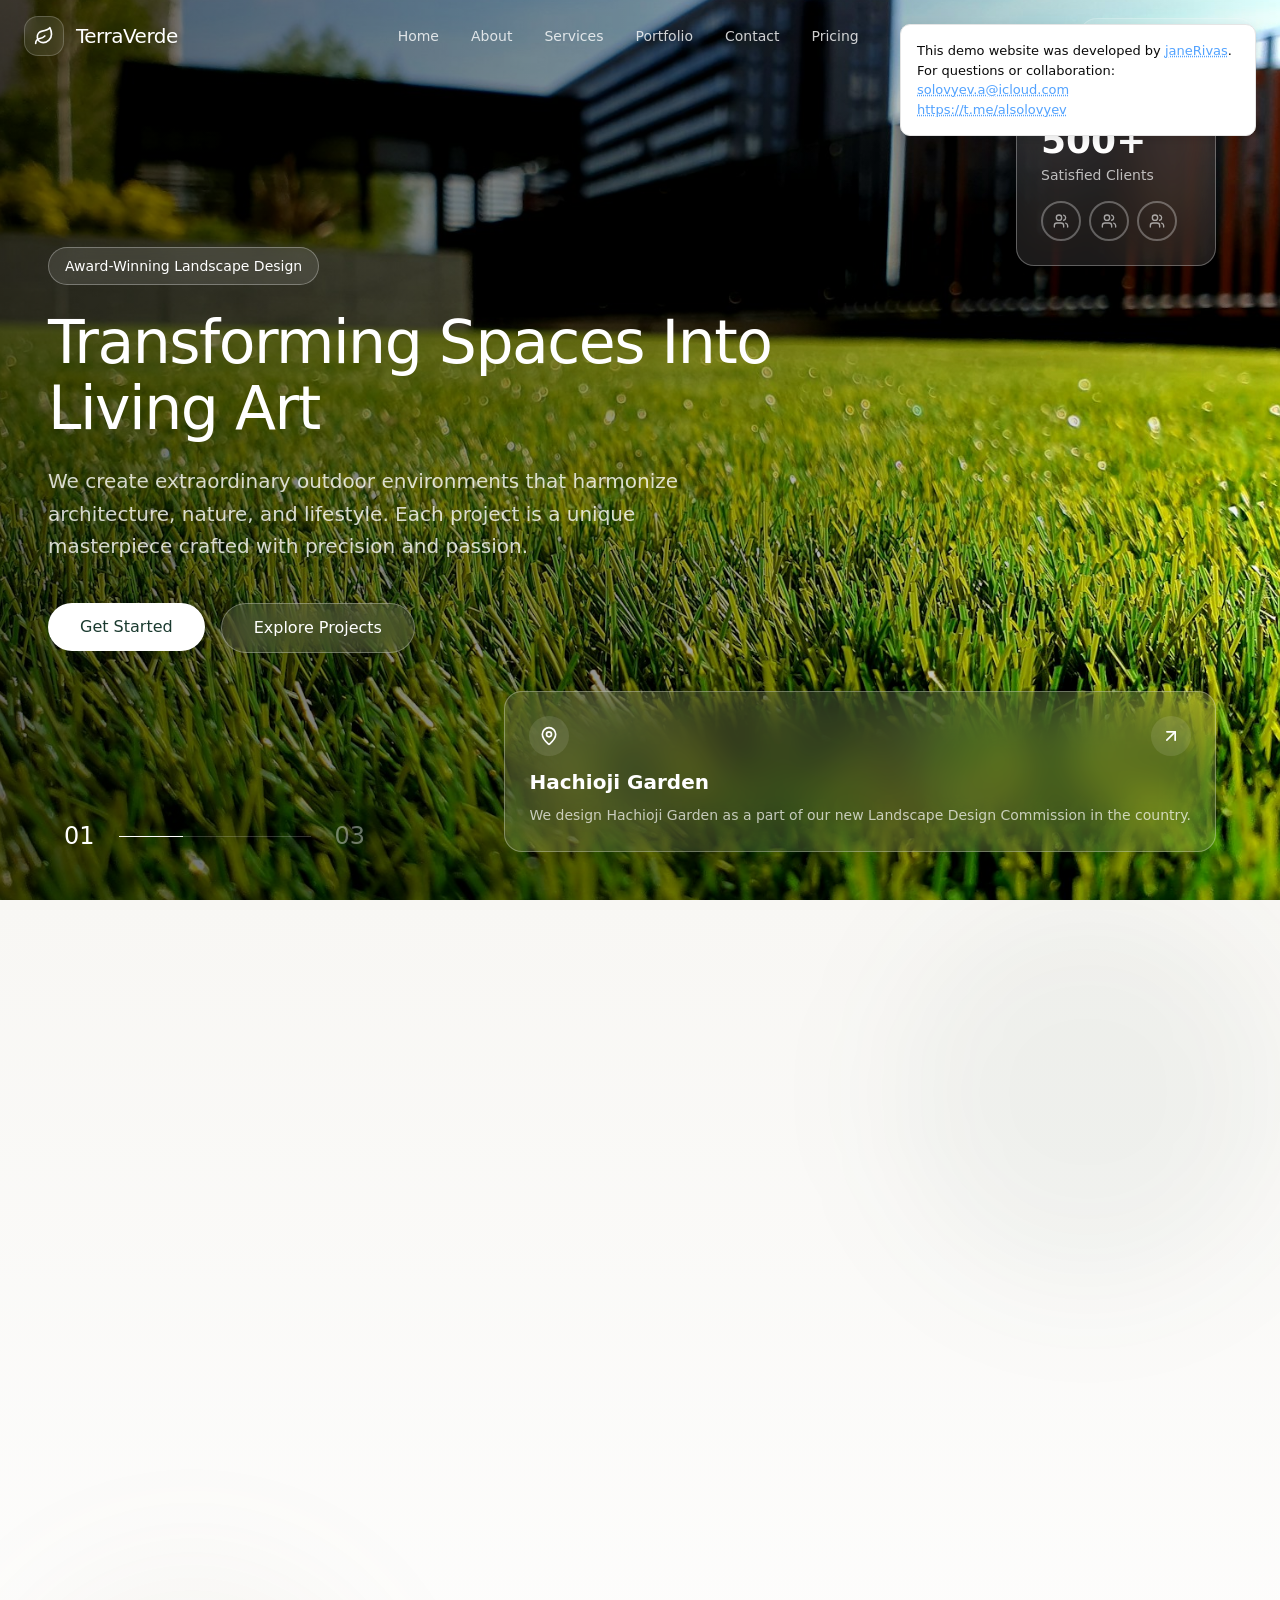
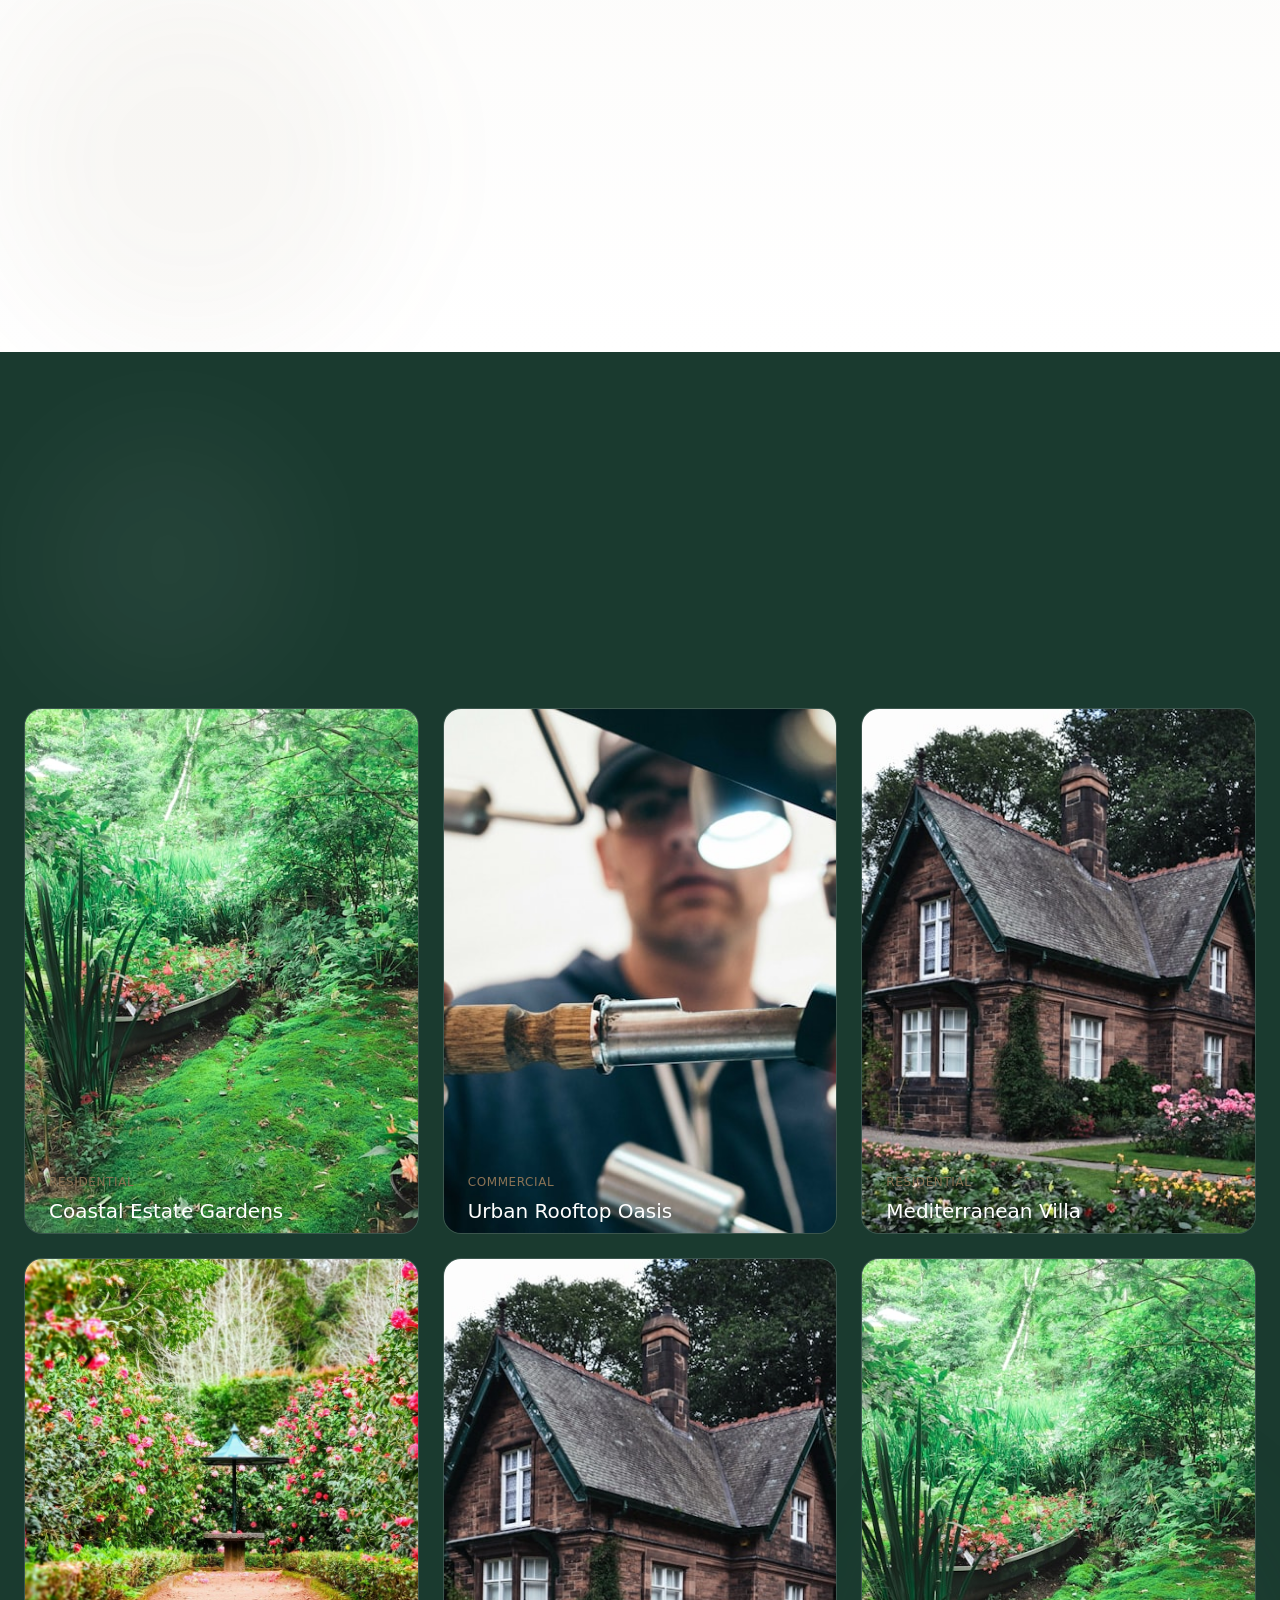
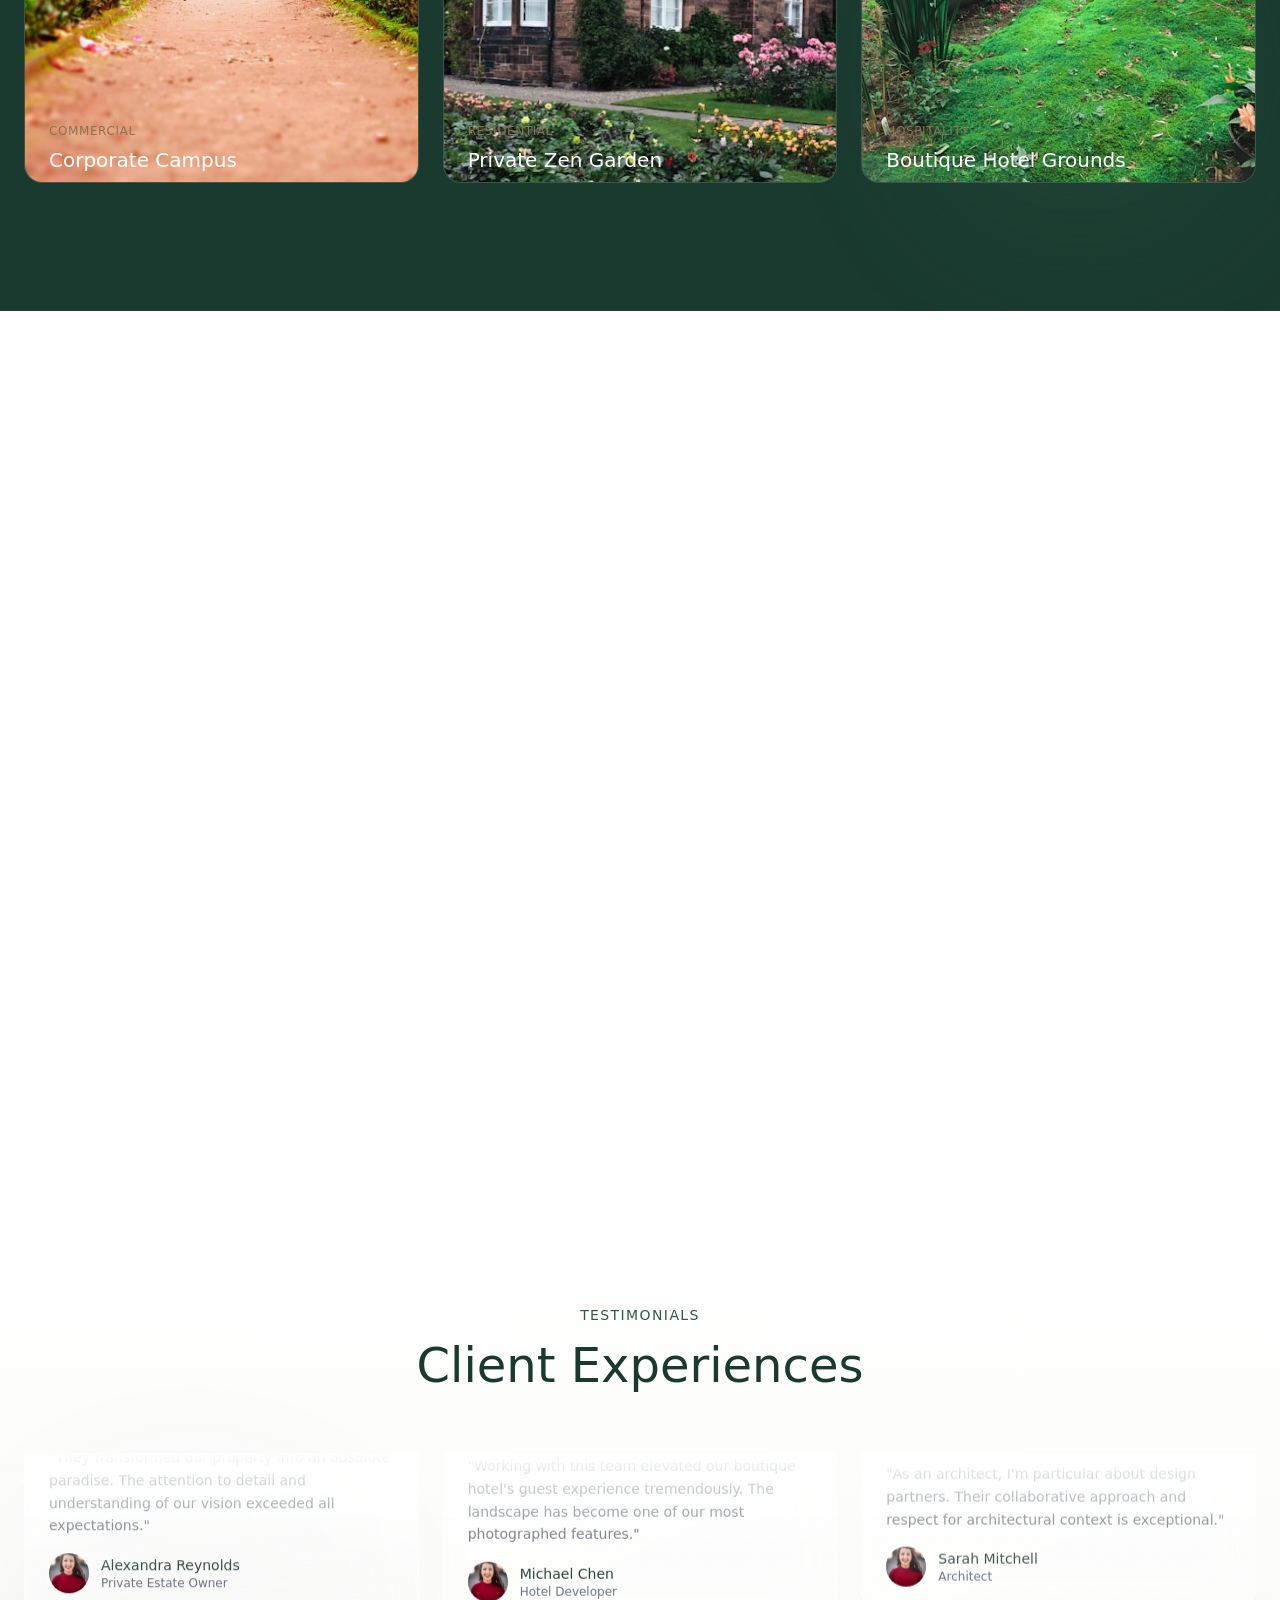
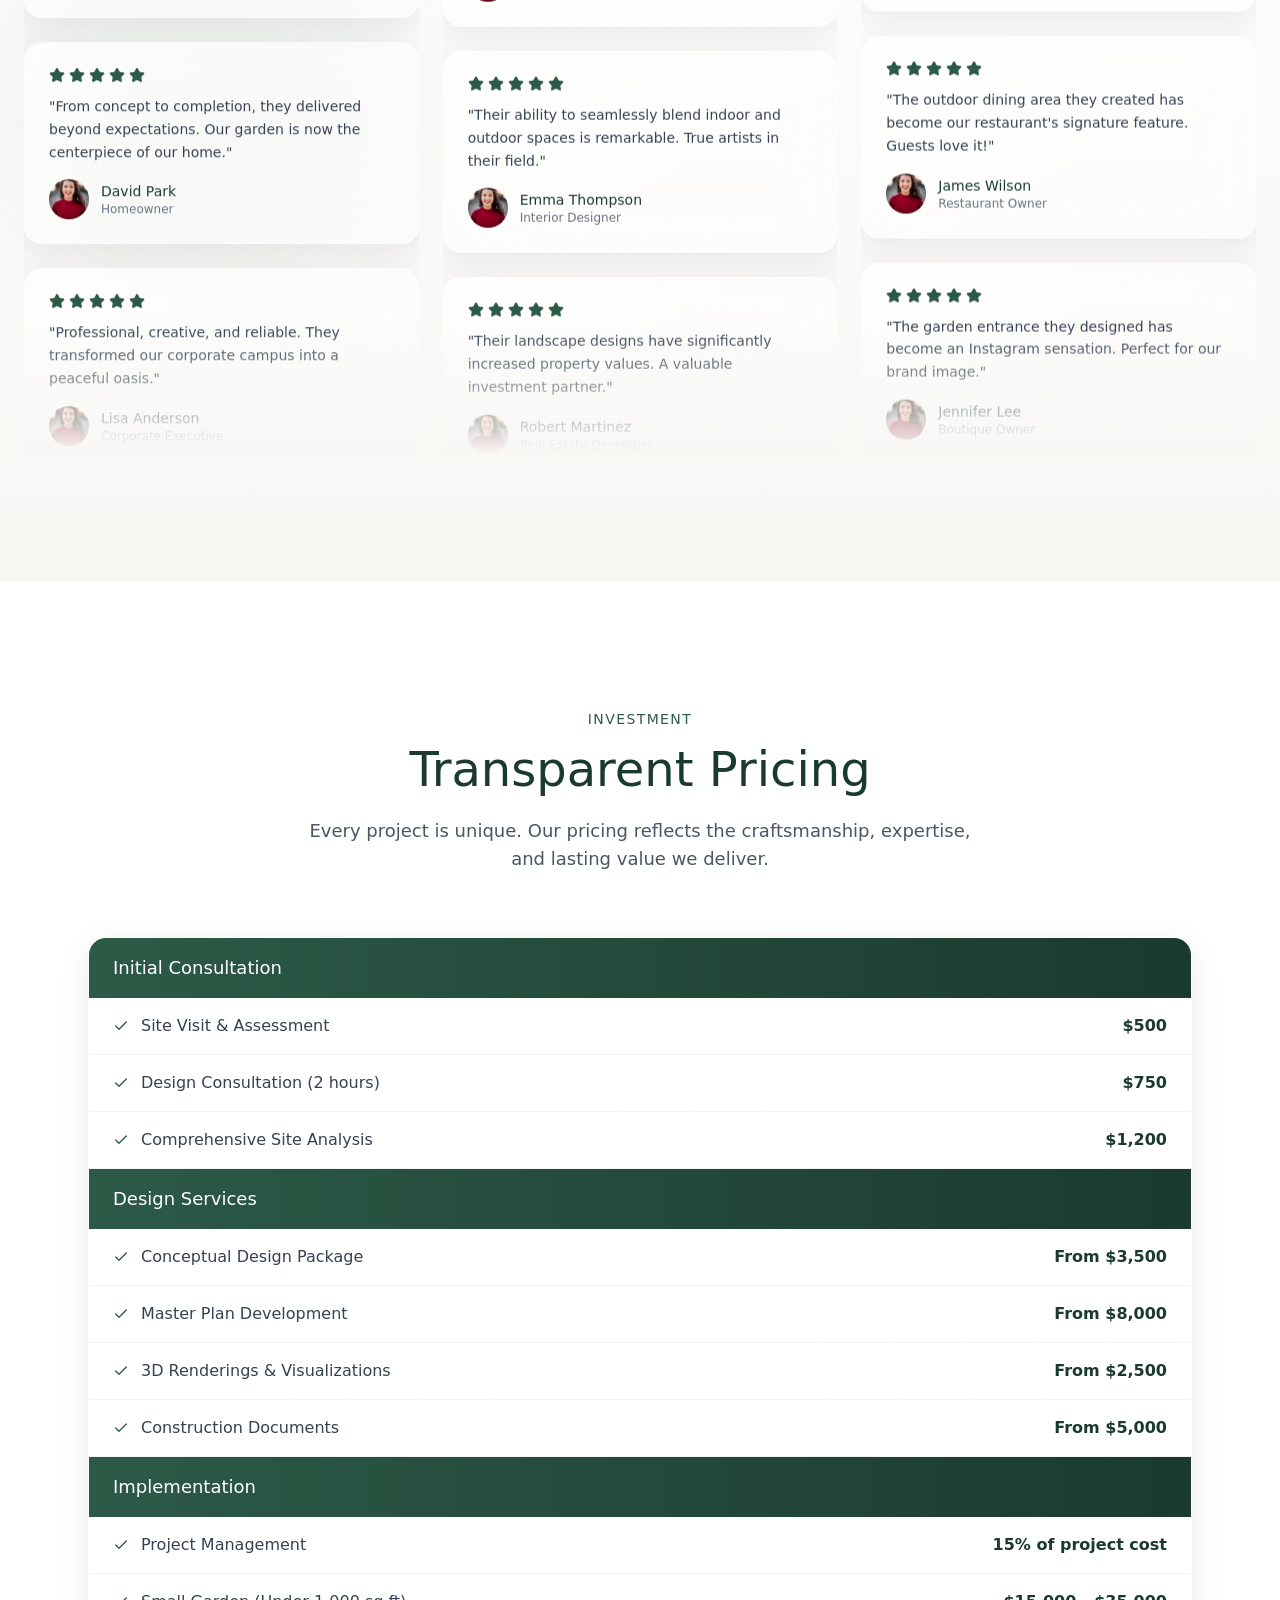
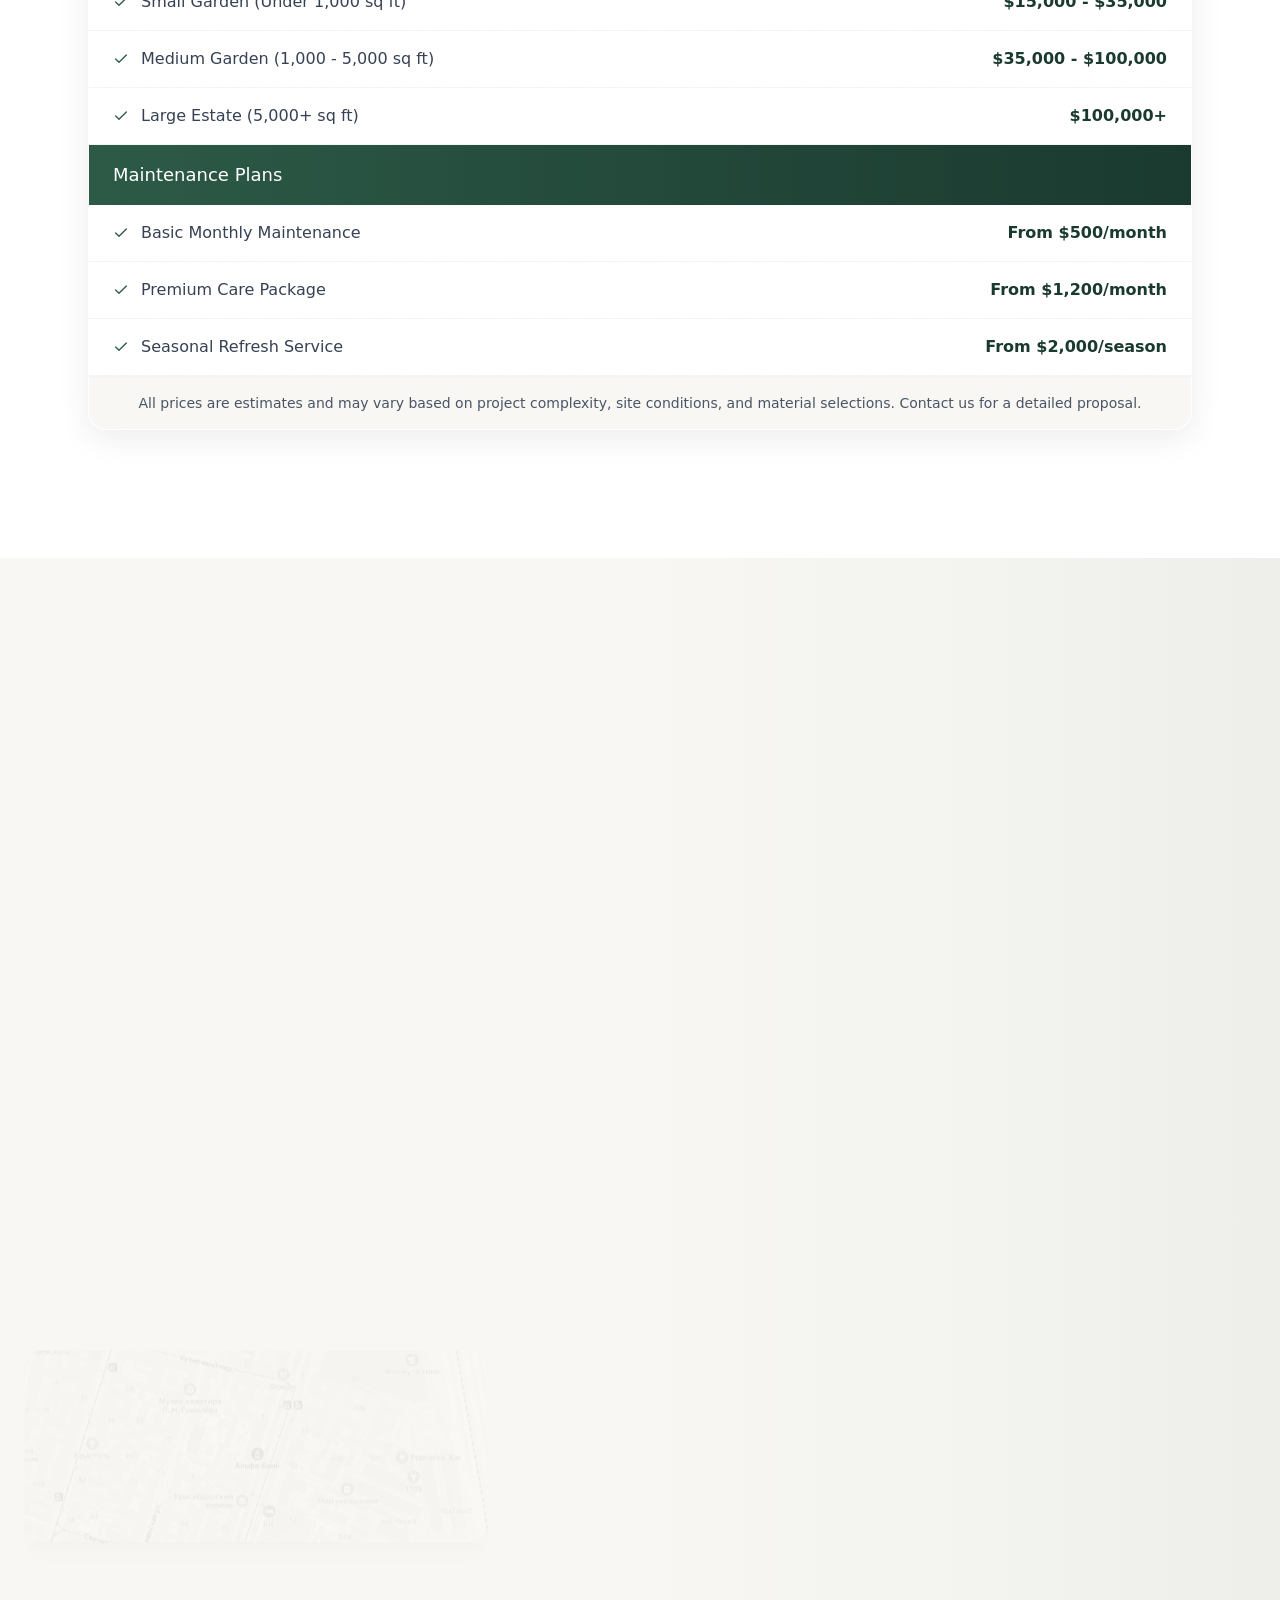
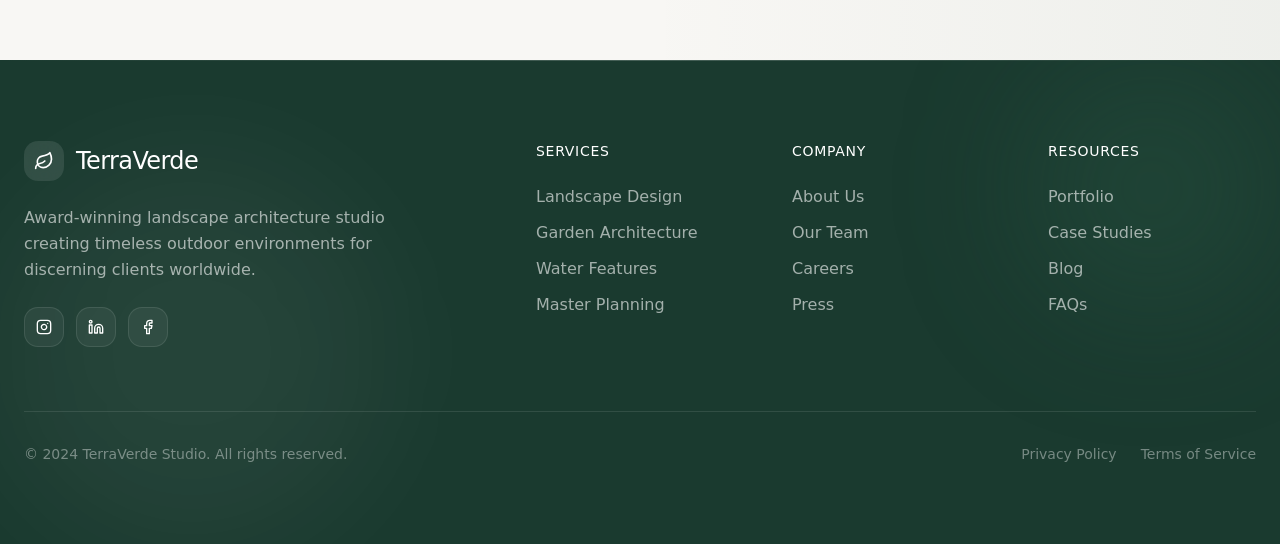
<file: landscape/index.html>
<!doctype html>
<html lang="en">
  <head>
    <meta charset="UTF-8" />
    <link rel="icon" type="image/svg+xml" href="/vite.svg" />
    <meta name="viewport" content="width=device-width, initial-scale=1.0" />
    <title>Landscape</title>
    <script type="module" crossorigin src="/landscape/assets/index-BwAy_bsW.js"></script>
    <link rel="stylesheet" crossorigin href="/landscape/assets/index-BU3hfV_P.css">
  </head>
  <body>
    <div id="root"></div>
  </body>
</html>
</file>
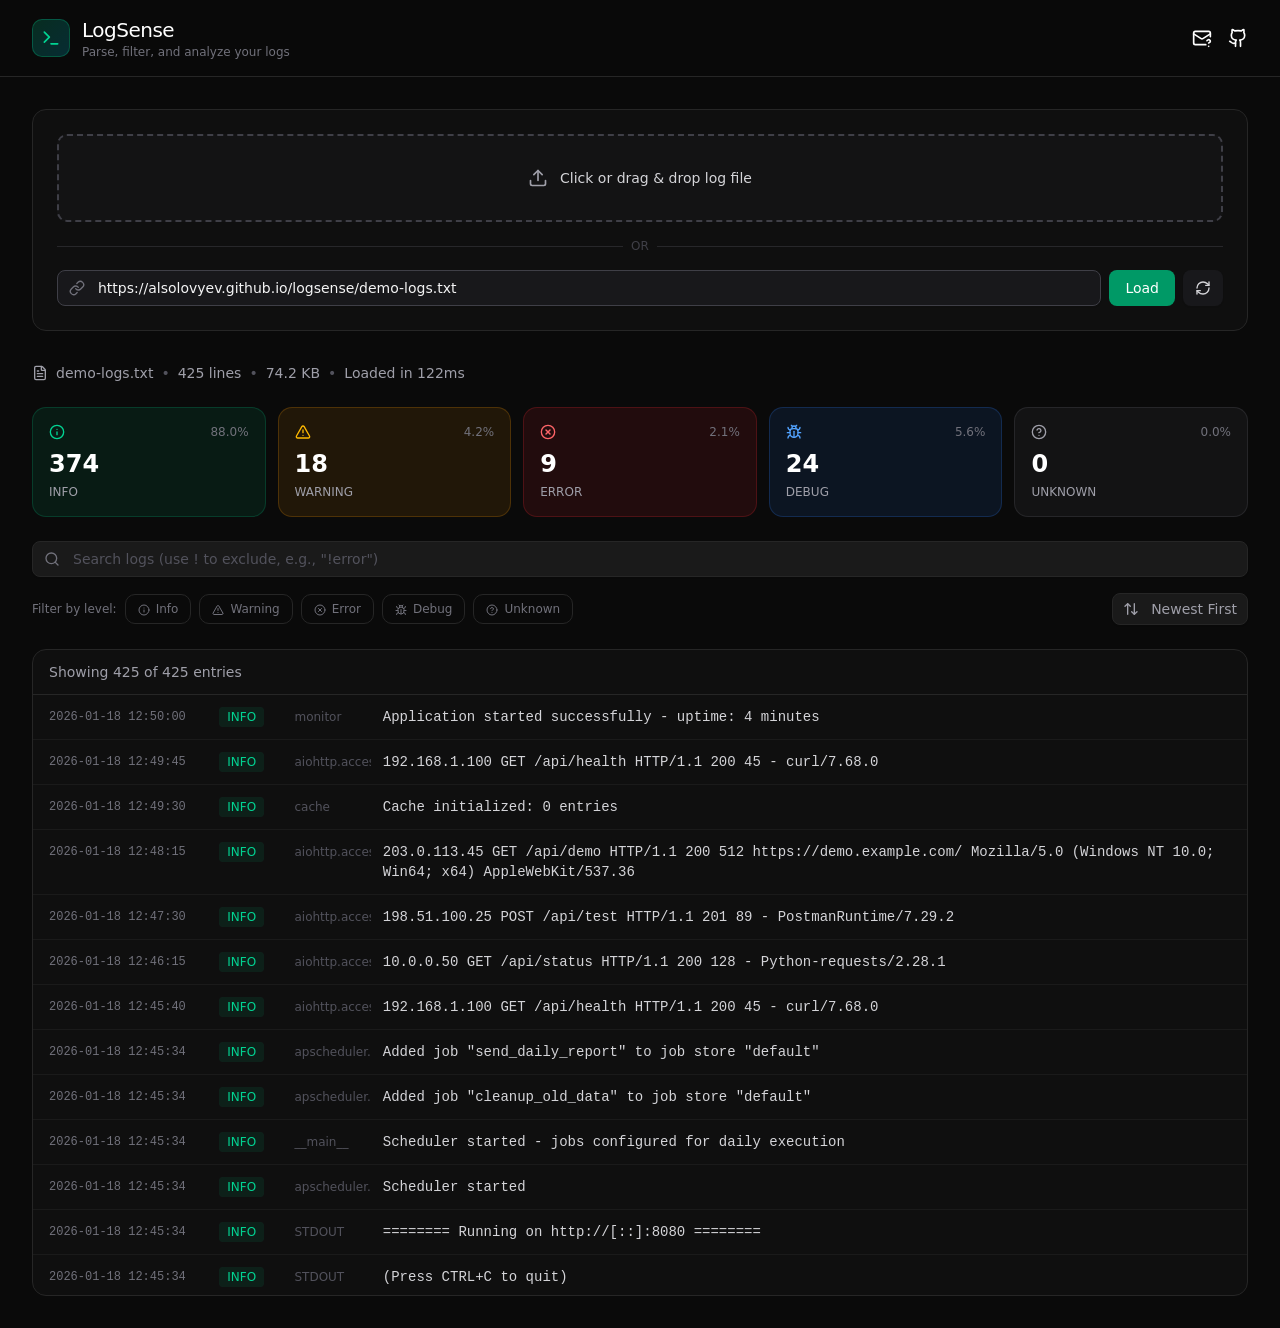
<file: logsense/index.html>
<!doctype html>
<html lang="en">
  <head>
    <meta charset="UTF-8" />
    <meta name="viewport" content="width=device-width, initial-scale=1.0" />
    <title>LogSense</title>
    <script type="module" crossorigin src="/logsense/assets/index-CFsU5OFe.js"></script>
    <link rel="stylesheet" crossorigin href="/logsense/assets/index-Cr0oypCR.css">
  </head>
  <body>
    <div id="root"></div>
  </body>
</html>
</file>
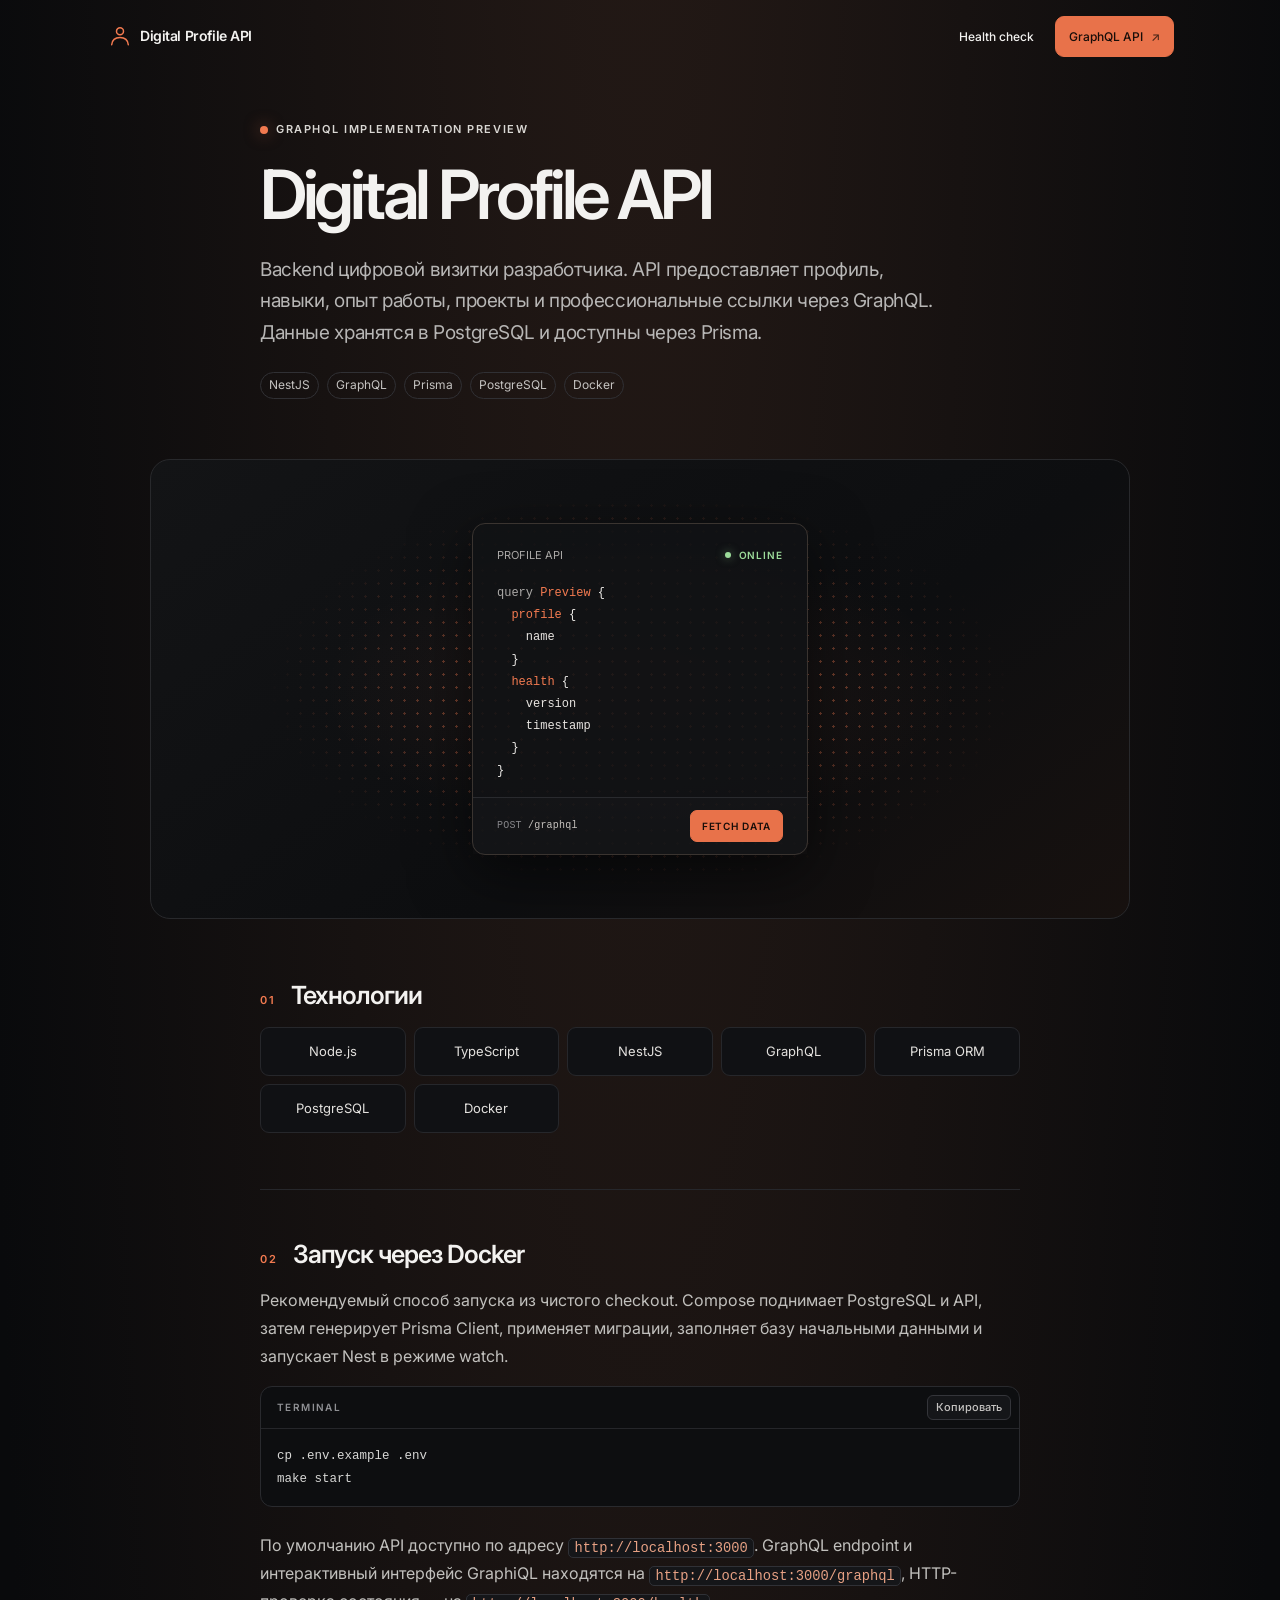
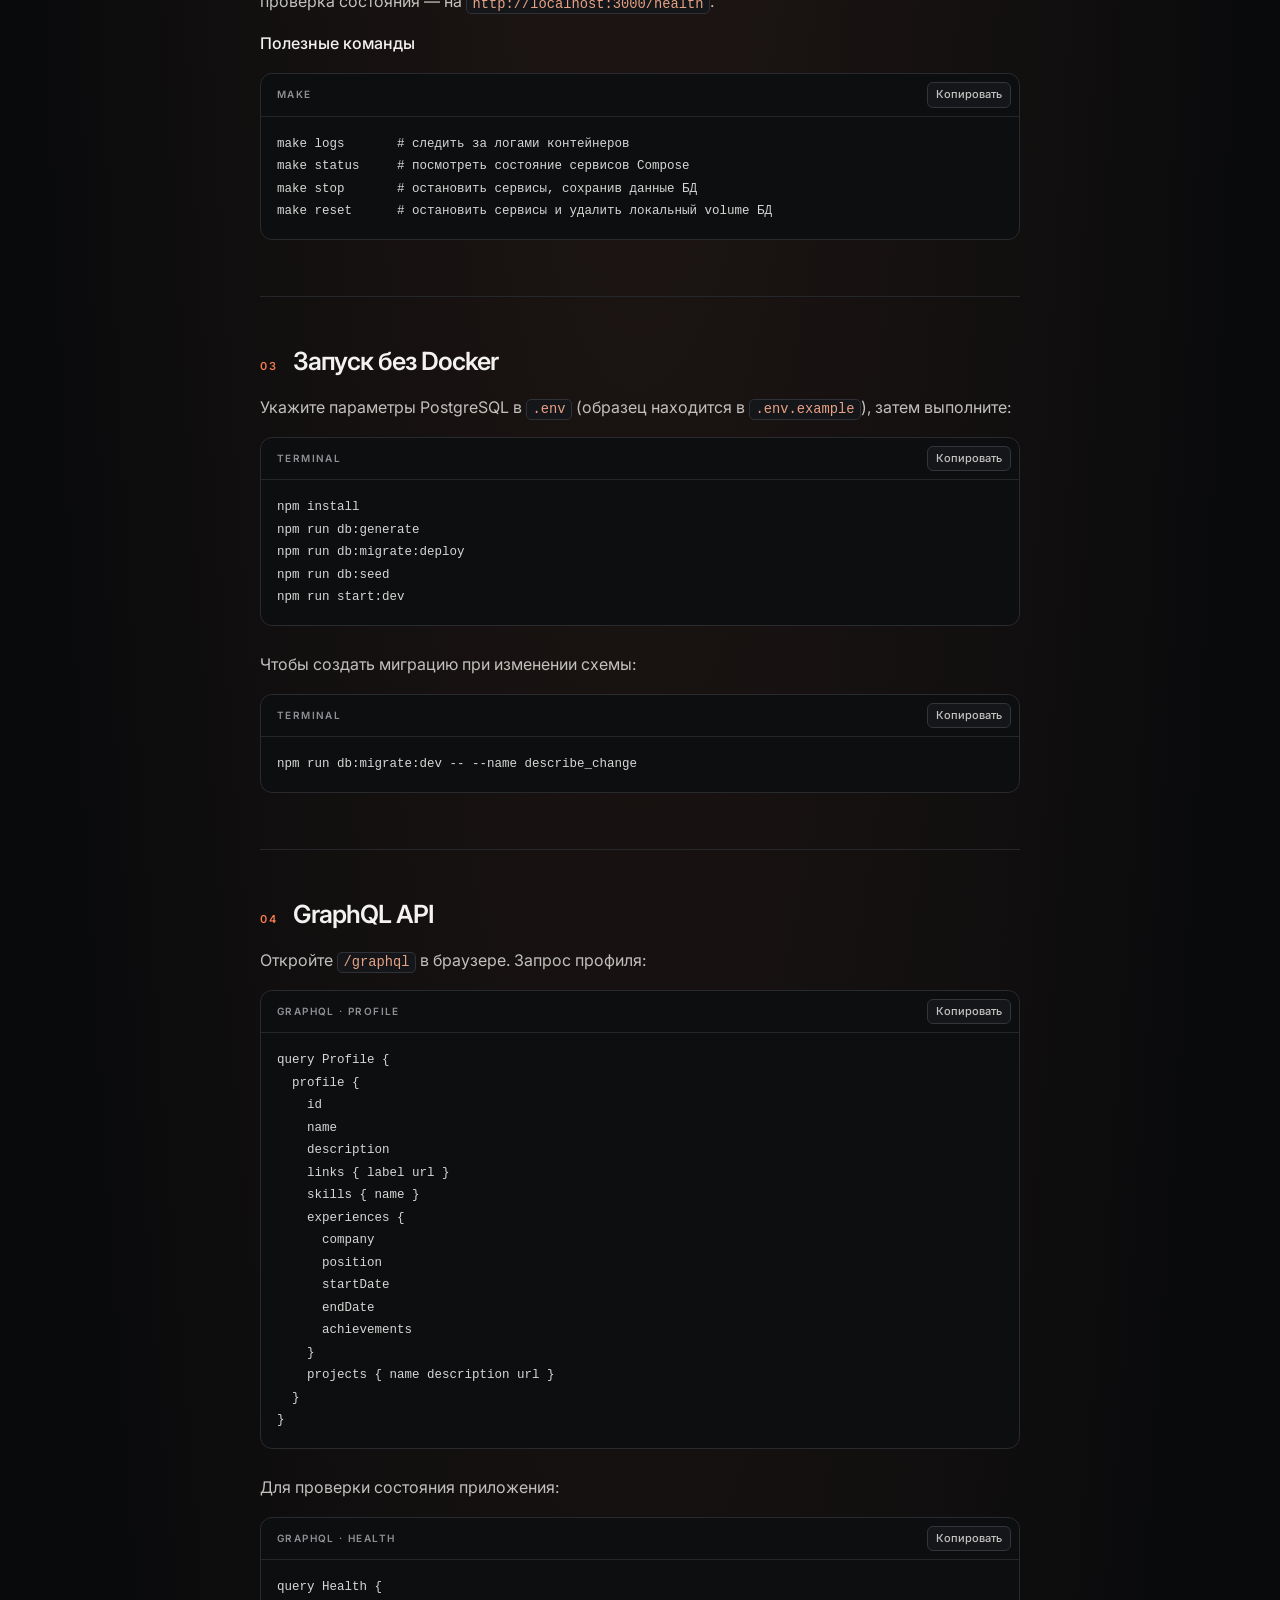
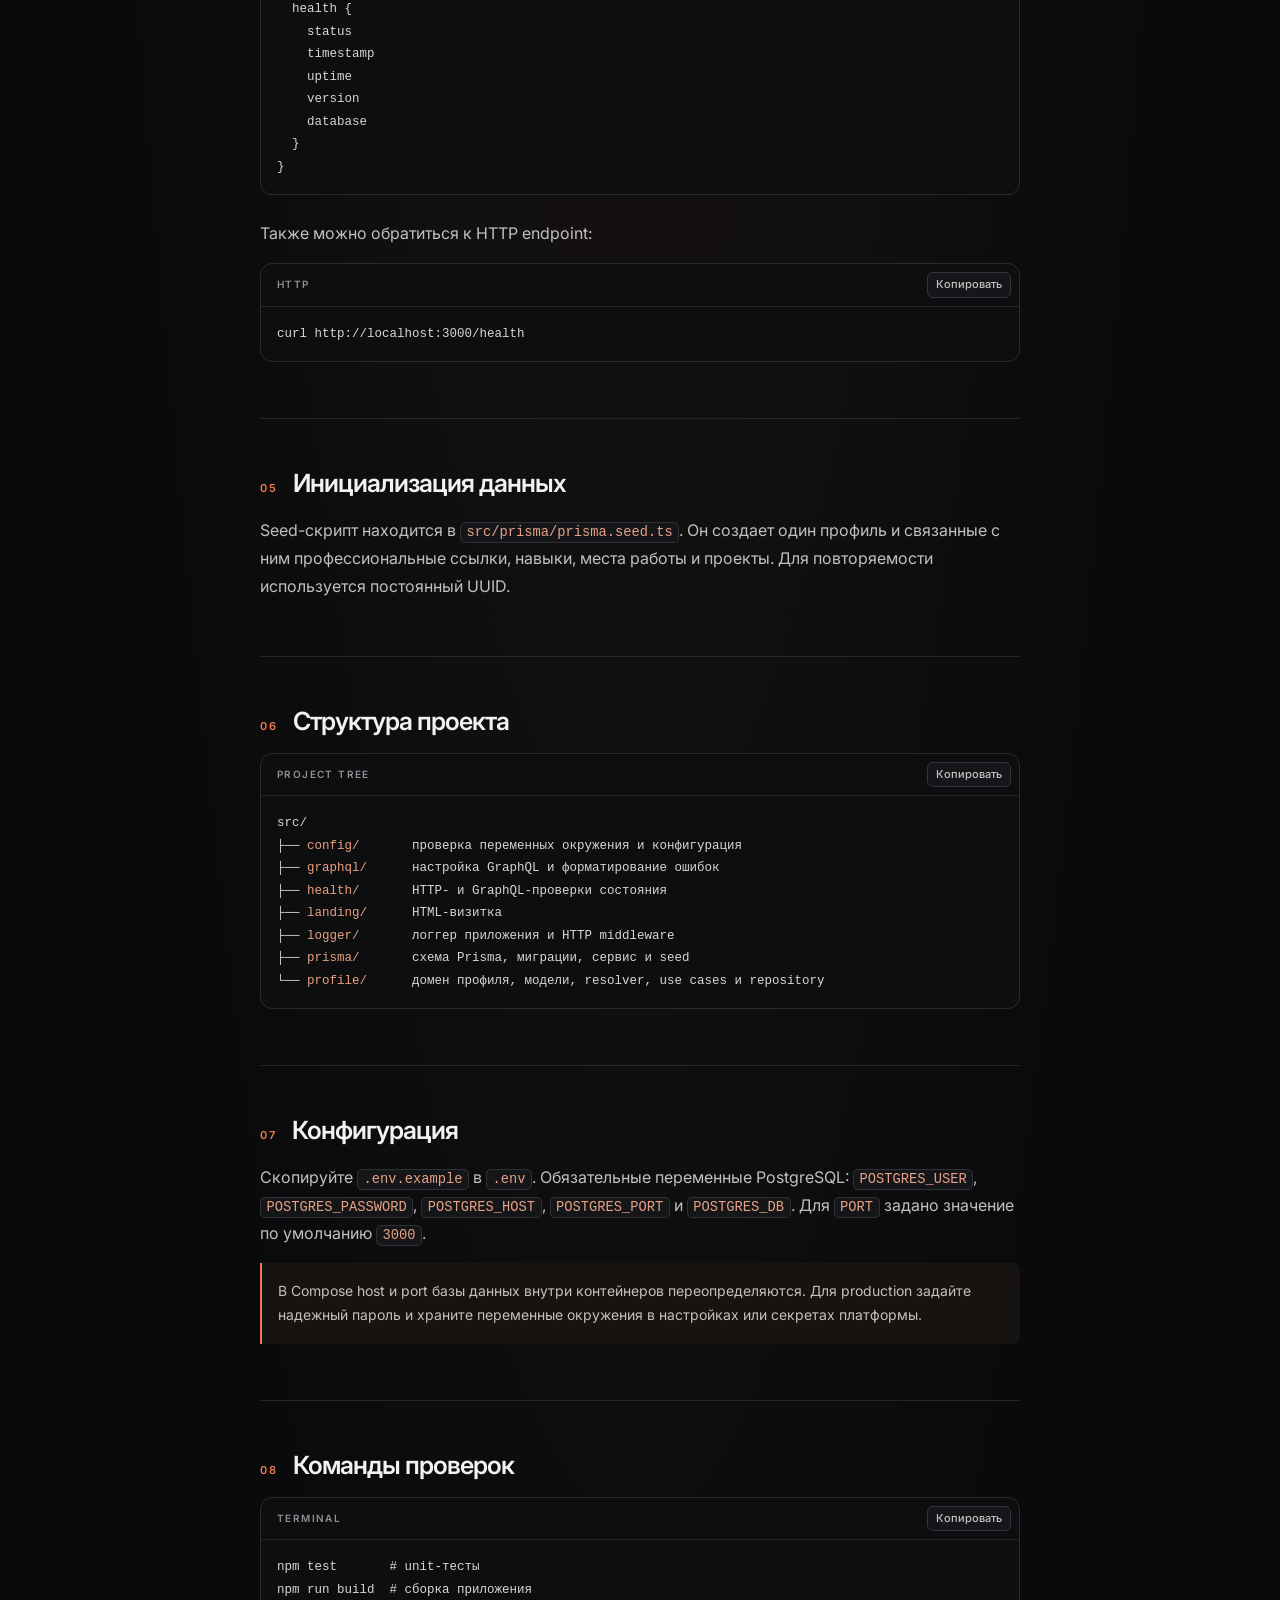
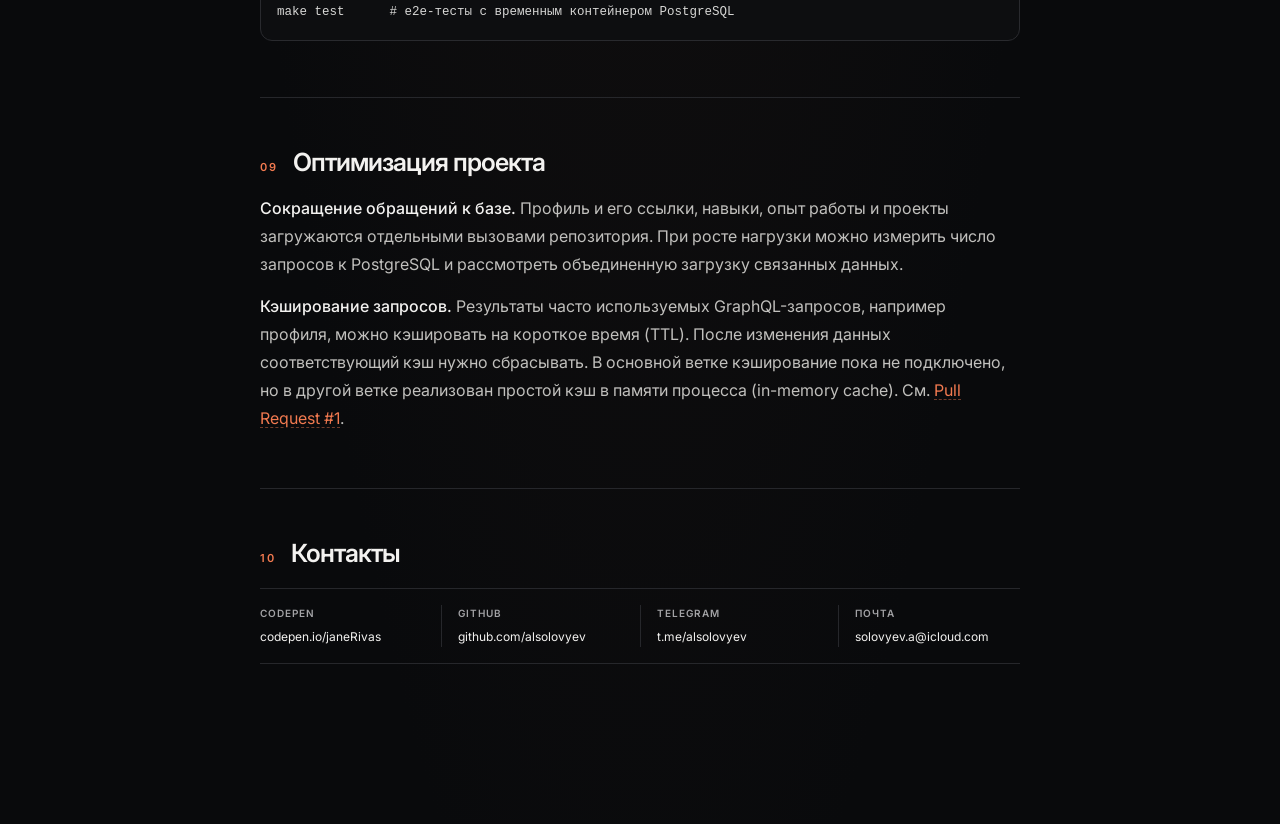
<file: profile/index.html>
<!doctype html><html lang=ru><meta charset=utf-8><meta content="width=device-width,initial-scale=1" name=viewport><meta content=#090a0c name=theme-color><meta content="Backend цифровой визитки разработчика: NestJS, GraphQL, PostgreSQL и Prisma." name=description><title>Digital Profile API</title><link href=https://fonts.googleapis.com/ rel=preconnect><link href=https://fonts.gstatic.com/ rel=preconnect crossorigin><link href="https://fonts.googleapis.com/css2?family=Inter:wght@400;500;600;700&display=swap" rel=stylesheet><style>:root{--space-1:8px;--space-2:16px;--space-3:24px;--space-4:32px;--space-5:40px;--space-6:48px;--space-7:64px;--space-8:80px;color-scheme:dark;--bg:#090a0c;--surface:#101114;--surface-2:#151619;--line:#26272b;--text:#f3f2f0;--muted:#a2a2a5;--accent:#f27a50;--green:#9cdb9a;font-family:Inter,Arial,sans-serif;font-synthesis:none;text-rendering:optimizeLegibility;-webkit-font-smoothing:antialiased}*{box-sizing:border-box}a.cache-link{color:var(--accent);text-decoration-line:underline;text-decoration-style:dashed;text-decoration-color:var(--accent);text-decoration-thickness:1px;text-underline-offset:4px;transition:color .2s,text-decoration-color .2s}a.cache-link:hover{color:#fb8961;text-decoration-color:#fb8961}a.cache-link:focus-visible{outline:2px solid var(--accent);outline-offset:4px;border-radius:2px}html{scroll-behavior:smooth}body{margin:0;background:radial-gradient(ellipse at 50% -16%,#251a16 0,transparent 42rem),var(--bg);color:var(--text);font-size:16px;line-height:1.75}main{width:min(100% - 48px,760px);margin:auto;padding:120px 0 104px}.code-label,.eyebrow,.section-no{font-size:11px;font-weight:600;letter-spacing:.14em;text-transform:uppercase}.eyebrow{display:flex;align-items:center;gap:8px;color:#d9d7d3}.eyebrow:before{content:"";width:8px;height:8px;border-radius:50%;background:var(--accent);box-shadow:0 0 16px #f27a5080}h1,h2,p{margin:0}h1{max-width:680px;margin-top:20px;font-size:clamp(42px,8vw,68px);line-height:1.04;letter-spacing:-.065em;font-weight:600}.lead{max-width:680px;margin-top:24px;color:#b7b6b5;font-size:19px;line-height:1.65;letter-spacing:-.02em}.tags{display:flex;flex-wrap:wrap;gap:8px;margin-top:24px}.tag{padding:4px 8px;border:1px solid #303034;border-radius:999px;color:#c5c3c1;font-size:12px;line-height:1.4}.site-header{position:fixed;z-index:20;top:0;left:50%;width:min(calc(100% - 48px),1118px);height:72px;display:flex;align-items:center;justify-content:space-between;padding:0 24px;transform:translateX(-50%);border:1px solid transparent;border-radius:16px;background:0 0;transition:top .25s,left .25s,width .25s,height .25s,padding .25s,transform .25s,background .25s,border-color .25s,box-shadow .25s,backdrop-filter .25s}.brand{display:flex;align-items:center;gap:6px;color:var(--text);font-size:14px;font-weight:600;letter-spacing:-.03em;text-decoration:none}.brand-mark{display:block;width:28px;height:28px;flex:none;transition:transform .2s,filter .2s}.brand:hover .brand-mark{transform:translateY(-1px);filter:drop-shadow(0 4px 8px #f27a5025)}.header-actions{display:flex;align-items:center;gap:8px}.action{display:inline-flex;align-items:center;gap:8px;padding:9px 13px;color:var(--text);font-size:12px;font-weight:500;text-decoration:none;transition:background .2s,border-color .2s;border-radius:9px}.action:hover{border-color:#6d5145;background:#1b1817}.action-primary{border:1px solid #34353a;background:#151619;border-color:#e8724a;background:#e8724a;color:#170d09}.action-primary:hover{border-color:#fb8961;background:#fb8961}.action span{opacity:.75}.site-header.is-scrolled{top:8px;right:auto;left:50%;width:min(calc(100% - 40px),920px);height:64px;padding:0 16px;transform:translateX(-50%);border-color:#ffffff1a;border-radius:16px;background:#202124b8;box-shadow:0 12px 36px #0006;backdrop-filter:blur(18px);-webkit-backdrop-filter:blur(18px)}.art{position:relative;display:flex;flex-direction:column;align-items:center;height:460px;margin:60px 0;overflow:hidden;border:1px solid #28292c;border-radius:20px;background:linear-gradient(145deg,#131416,#0d0e10 60%,#17110f)}.art:before{position:absolute;inset:0;content:"";opacity:.74;background-image:radial-gradient(#f27a50 1.1px,transparent 1.4px);background-size:13px 13px;mask-image:radial-gradient(ellipse 38% 43% at 50% 50%,#000 10%,transparent 100%)}.art:after{position:absolute;inset:0;content:"";background:radial-gradient(ellipse at 50% 50%,#f27a5015,transparent 46%)}.art-card{position:relative;z-index:1;margin-block:auto;width:min(336px,calc(100% - 40px));padding:22px 24px;border:1px solid #3a3430;border-radius:13px;background:#111214e8;box-shadow:0 18px 60px #0008}.art-top{display:flex;align-items:center;justify-content:space-between;gap:12px;color:#aaa8a6;font-size:11px}.art-top-actions{display:flex;align-items:center;gap:13px}.art-status{display:flex;align-items:center;gap:8px;color:var(--green);font-size:10px;font-weight:600;letter-spacing:.09em;text-transform:uppercase;white-space:nowrap}.art-status:before{content:"";width:6px;height:6px;border-radius:50%;background:var(--green);box-shadow:0 0 10px #9cdb9a88}.art-status.is-loading{color:var(--accent)}.art-status.is-loading:before{background:var(--accent);box-shadow:0 0 10px #f27a5088;animation:status-pulse 1s ease-in-out infinite}.art-status.is-error{color:#f08b80}.art-status.is-error:before{background:#f08b80;box-shadow:0 0 10px #f08b8088}.art-code{margin:17px 0 0;overflow-wrap:anywhere;color:#eeece9;font:500 12px/1.85 ui-monospace,SFMono-Regular,monospace;white-space:pre-wrap}.art-code code{font:inherit}.art-code i{color:#aaa8a6;font-style:normal}.art-code .art-name,.art-code .art-group{color:var(--accent)}.art-code .art-field{color:#e7e4e0}.art-code .art-field.is-value{color:#d9c6b9}.art-footer{display:flex;align-items:center;justify-content:space-between;gap:12px;margin:15px -24px -22px;padding:12px 24px;border-top:1px solid #292a2e;background:#ffffff03}.art-endpoint{color:#858589;font:500 10px/1.2 ui-monospace,SFMono-Regular,monospace;letter-spacing:.02em}.art-endpoint b{color:#c7c3bf;font-weight:500}.fetch-profile{display:inline-flex;align-items:center;justify-content:center;gap:8px;min-height:32px;padding:7px 11px;border:1px solid #e8724a;border-radius:7px;background:#e8724a;color:#170d09;font:600 10px/1 Inter,Arial,sans-serif;letter-spacing:.07em;cursor:pointer;transition:background .2s,border-color .2s,color .2s,opacity .2s,transform .2s}.fetch-profile:hover:not(:disabled){border-color:#fb8961;background:#fb8961;transform:translateY(-1px)}.fetch-profile:focus-visible{outline:2px solid var(--accent);outline-offset:3px}.fetch-profile:disabled{cursor:wait;opacity:.65}@keyframes status-pulse{50%{opacity:.45;transform:scale(.8)}}.section{padding:48px 0 56px;border-top:1px solid var(--line)}.section#technology{border-top:0}.section-heading{display:flex;align-items:baseline;gap:16px;margin-bottom:16px}.section-no{color:var(--accent)}h2{font-size:25px;font-weight:600;line-height:1.3;letter-spacing:-.04em}.section p{color:#c1c0bd}.section p+p{margin-top:14px}.codebox+p{margin-top:24px}strong{color:var(--text);font-weight:500}ul{margin:16px 0 0;padding:0;list-style:none}.stack{display:grid;grid-template-columns:repeat(5,1fr);gap:8px}.stack li{padding:12px 16px;border:1px solid var(--line);border-radius:9px;background:#101114;color:#e3e1de;font-size:13px;text-align:center;transition:border-color .22s,background .22s,color .22s,box-shadow .22s}.stack li:hover{border-color:#76503f;background:#191513;color:#f3d0bf;box-shadow:0 5px 14px #0004}.codebox{margin-top:16px;overflow:hidden;border:1px solid #292a2e;border-radius:12px;background:#0d0e10}.code-label{display:flex;align-items:center;justify-content:space-between;gap:12px;padding:8px 8px 8px 16px;border-bottom:1px solid #25262a;color:#8f9094;font-size:10px}.copy-code{padding:5px 8px;border:1px solid #34353a;border-radius:6px;background:#151619;color:#c5c3c1;font:500 11px/1.2 Inter,Arial,sans-serif;cursor:pointer;transition:background .2s,border-color .2s,color .2s}.copy-code:hover{border-color:#6d5145;background:#1b1817;color:var(--text)}.copy-code:focus-visible{outline:2px solid var(--accent);outline-offset:2px}.copy-code.is-copied{border-color:#527a50;color:var(--green)}.codebox pre{margin:0;padding:16px 16px;overflow:auto;color:#d7d7d5;font:12.5px/1.8 ui-monospace,SFMono-Regular,Menlo,monospace;tab-size:2}.codebox code{font:inherit}.inline{padding:.14em .4em;border:1px solid #303136;border-radius:5px;background:#151619;color:#e7a184;font:.86em ui-monospace,SFMono-Regular,monospace;white-space:nowrap}.note{margin-top:16px;padding:16px 16px;border-left:2px solid var(--accent);border-radius:0 8px 8px 0;background:#171311;color:#c6c0ba;font-size:14px}.filetree{white-space:pre}.filetree .folder{color:#e9a07e}.socials{display:flex;align-items:stretch;margin-top:18px;padding:16px 0;border-block:1px solid var(--line)}.social-link{display:flex;flex:1;flex-direction:column;justify-content:center;gap:4px;min-width:0;padding:0 16px;border-right:1px solid var(--line);color:var(--text);text-decoration:none}.social-link:first-child{padding-left:0}.social-link:last-child{padding-right:0;border:0}.social-name{color:var(--muted);font-size:10px;font-weight:600;letter-spacing:.1em;text-transform:uppercase}.social-value{overflow:hidden;font-size:12px;text-overflow:ellipsis;white-space:nowrap;transition:color .2s}.social-link:hover .social-value{color:var(--accent)}@media(min-width:808px){.art{width:min(calc(100% + 220px),calc(100vw - 48px));margin-left:50%;transform:translateX(-50%)}}@media(max-width:600px){.site-header{width:calc(100% - 36px);height:64px;padding:0 12px}.site-header.is-scrolled{top:8px;width:calc(100% - 48px);height:58px;padding:0 12px;border-radius:14px}.header-actions{gap:6px}.action{gap:6px;padding:8px 10px;font-size:11px}main{width:min(100% - 36px,760px);padding:92px 0 72px}.cover{margin-bottom:48px}.lead{font-size:17px}.art{width:100%;height:360px;margin:28px 0;transform:none}.art-card{width:calc(100% - 28px);padding:18px 16px}.art-code{font-size:11px;line-height:1.8}.art-top-actions{gap:9px}.art-footer{margin:14px -16px -18px;padding:11px 16px}.section{padding:40px 0 44px}.section#technology{padding-top:0}.section-heading{gap:11px;margin-bottom:14px}h2{font-size:21px}.stack{grid-template-columns:repeat(2,1fr)}.stack li:last-child{grid-column:span 2}.codebox pre{padding:14px;font-size:11.5px}.socials{flex-direction:column;padding:7px 0}.social-link,.social-link:first-child,.social-link:last-child{flex-direction:row;align-items:center;justify-content:space-between;gap:12px;padding:11px 0;border:0;border-bottom:1px solid var(--line)}.social-link:last-child{border-bottom:0}.social-name{font-size:10px}.social-value{font-size:12px}}@media(max-width:400px){.brand-name{display:none}}
.section-rail{position:fixed;z-index:18;top:50%;left:calc(50% + 432px);transform:translateY(-50%);pointer-events:none;opacity:0;visibility:hidden;transition:opacity .28s,visibility .28s}.section-rail.is-visible{opacity:1;visibility:visible}.section-rail-list{display:flex;flex-direction:column;align-items:flex-start;gap:8px;margin:0;padding:9px 0;list-style:none;pointer-events:auto}.section-rail-list li{display:flex;justify-content:flex-start}.section-rail-link{display:inline-flex;align-items:center;justify-content:flex-start;gap:8px;min-height:16px;color:inherit;text-decoration:none}.section-rail-bar{display:block;width:16px;height:2px;flex:none;border-radius:999px;background:#5b5c60;transform-origin:right center;transition:width .32s cubic-bezier(.2,.8,.2,1),height .22s,background .22s,box-shadow .28s}.section-rail-label{max-width:0;overflow:hidden;color:#c8c6c3;font-size:11px;letter-spacing:.01em;line-height:1.4;text-align:left;text-overflow:ellipsis;white-space:nowrap;opacity:0;transform:translateX(-4px);transition:max-width .28s cubic-bezier(.2,.8,.2,1),opacity .2s,transform .28s}.section-rail-link[aria-current=location] .section-rail-bar,.section-rail-link:hover .section-rail-bar,.section-rail-link:focus-visible .section-rail-bar{width:29px;height:3px;background:var(--accent);box-shadow:0 0 14px #f27a5066}.section-rail-link[aria-current=location] .section-rail-label,.section-rail-link:hover .section-rail-label,.section-rail-link:focus-visible .section-rail-label{max-width:min(190px,calc(50vw - 470px));opacity:1;transform:none}.section-rail-link:focus-visible{outline:2px solid var(--accent);outline-offset:5px;border-radius:3px}.cover,.section{scroll-margin-top:96px}
.section a:not(.social-link){color:var(--accent);text-decoration-color:#f27a5070;text-decoration-thickness:1px;text-underline-offset:3px;transition:color .2s,text-decoration-color .2s}.section a:not(.social-link):hover{color:#ffa17e;text-decoration-color:currentColor}.section a:not(.social-link):focus-visible{outline:2px solid var(--accent);outline-offset:3px;border-radius:3px}
@media(max-width:1200px){.section-rail{top:auto;right:auto;bottom:calc(env(safe-area-inset-bottom) + 16px);left:50%;max-width:calc(100vw - 28px);padding:8px 16px;transform:translateX(-50%);border:1px solid #ffffff1a;border-radius:999px;background:#17181bd9;box-shadow:0 10px 32px #0006;backdrop-filter:blur(16px);-webkit-backdrop-filter:blur(16px)}.section-rail-list{flex-direction:row;align-items:center;justify-content:center;gap:8px;padding:0}.section-rail-list li{align-items:center}.section-rail-link{justify-content:center;min-width:12px;min-height:20px;padding:0 1px}.section-rail-label{display:none}.section-rail-link[aria-current=location] .section-rail-label{display:block;position:absolute;left:50%;bottom:calc(100% + 10px);max-width:min(220px,70vw);padding:4px 8px;border:1px solid #ffffff1a;border-radius:999px;background:#17181be8;box-shadow:0 8px 24px #0005;text-align:center;opacity:1;transform:translateX(-50%)}.section-rail-bar{width:10px}.section-rail-link[aria-current=location] .section-rail-bar,.section-rail-link:hover .section-rail-bar,.section-rail-link:focus-visible .section-rail-bar{width:22px}}
@media(max-width:1200px){main{padding-bottom:120px}}
@media(prefers-reduced-motion:reduce){html{scroll-behavior:auto}.section-rail,.section-rail-bar,.section-rail-label,.fetch-profile,.stack li{transition:none}.art-status.is-loading:before{animation:none}}</style><header class=site-header><a class=brand href=./ aria-label="Digital Profile API — главная"><svg class=brand-mark viewBox="0 0 32 32" role="img" aria-hidden="true" focusable="false"><circle cx="16" cy="10.5" r="4" fill="none" stroke="#f27a50" stroke-width="1.7"/><path d="M6.5 26c.5-5.1 4-8.3 9.5-8.3s9 3.2 9.5 8.3" fill="none" stroke="#f27a50" stroke-width="1.7" stroke-linecap="round"/></svg><span class=brand-name>Digital Profile API</span></a><nav aria-label="Ссылки API" class=header-actions><a class=action href=https://profile-lkel.onrender.com/health>Health check</a><a class="action action-primary" href=https://profile-lkel.onrender.com/graphql>GraphQL API <span>↗</span></a></nav></header><nav class="section-rail" aria-label="Навигация по разделам"><ol class="section-rail-list"></ol></nav><main><article><div class="cover" id="intro" data-section-label="В начало"><div class=eyebrow>GRAPHQL IMPLEMENTATION PREVIEW</div><h1>Digital Profile API</h1><p class=lead>Backend цифровой визитки разработчика. API предоставляет профиль, навыки, опыт работы, проекты и профессиональные ссылки через GraphQL. Данные хранятся в PostgreSQL и доступны через Prisma.<div class=tags aria-label=Технологии><span class=tag>NestJS</span><span class=tag>GraphQL</span><span class=tag>Prisma</span><span class=tag>PostgreSQL</span><span class=tag>Docker</span></div><div class=art><div class=art-card><div class=art-top><span>PROFILE API</span><div class=art-top-actions><span class="art-status" id=api-status aria-live=polite>online</span></div></div><pre class=art-code aria-label="GraphQL profile and health query"><code><i>query</i> <span class=art-name>Preview</span> {
  <span class=art-group>profile</span> {
    <span class=art-field id=profile-name>name</span>
  }
  <span class=art-group>health</span> {
    <span class=art-field id=health-version>version</span>
    <span class=art-field id=health-timestamp>timestamp</span>
  }
}</code></pre><div class=art-footer><span class=art-endpoint>POST <b>/graphql</b></span><button class=fetch-profile id=fetch-profile type=button><span class=fetch-label>FETCH DATA</span></button></div></div></div></div><section class="section" id="technology" style="padding-top:0"><div class=section-heading><span class=section-no>01</span><h2>Технологии</h2></div><ul class=stack><li>Node.js<li>TypeScript<li>NestJS<li>GraphQL<li>Prisma ORM<li>PostgreSQL<li>Docker</ul></section><section class="section" id="docker"><div class=section-heading><span class=section-no>02</span><h2>Запуск через Docker</h2></div><p>Рекомендуемый способ запуска из чистого checkout. Compose поднимает PostgreSQL и API, затем генерирует Prisma Client, применяет миграции, заполняет базу начальными данными и запускает Nest в режиме watch.<div class=codebox><div class=code-label>TERMINAL</div><pre><code>cp .env.example .env
make start</code></pre></div><p>По умолчанию API доступно по адресу <code class=inline>http://localhost:3000</code>. GraphQL endpoint и интерактивный интерфейс GraphiQL находятся на <code class=inline>http://localhost:3000/graphql</code>, HTTP-проверка состояния — на <code class=inline>http://localhost:3000/health</code>.<p><strong>Полезные команды</strong><div class=codebox><div class=code-label>MAKE</div><pre><code>make logs       # следить за логами контейнеров
make status     # посмотреть состояние сервисов Compose
make stop       # остановить сервисы, сохранив данные БД
make reset      # остановить сервисы и удалить локальный volume БД</code></pre></div></section><section class="section" id="local-setup"><div class=section-heading><span class=section-no>03</span><h2>Запуск без Docker</h2></div><p>Укажите параметры PostgreSQL в <code class=inline>.env</code> (образец находится в <code class=inline>.env.example</code>), затем выполните:<div class=codebox><div class=code-label>TERMINAL</div><pre><code>npm install
npm run db:generate
npm run db:migrate:deploy
npm run db:seed
npm run start:dev</code></pre></div><p>Чтобы создать миграцию при изменении схемы:<div class=codebox><div class=code-label>TERMINAL</div><pre><code>npm run db:migrate:dev -- --name describe_change</code></pre></div></section><section class="section" id="graphql-api"><div class=section-heading><span class=section-no>04</span><h2>GraphQL API</h2></div><p>Откройте <code class=inline>/graphql</code> в браузере. Запрос профиля:<div class=codebox><div class=code-label>GRAPHQL · PROFILE</div><pre><code>query Profile {
  profile {
    id
    name
    description
    links { label url }
    skills { name }
    experiences {
      company
      position
      startDate
      endDate
      achievements
    }
    projects { name description url }
  }
}</code></pre></div><p>Для проверки состояния приложения:<div class=codebox><div class=code-label>GRAPHQL · HEALTH</div><pre><code>query Health {
  health {
    status
    timestamp
    uptime
    version
    database
  }
}</code></pre></div><p>Также можно обратиться к HTTP endpoint:<div class=codebox><div class=code-label>HTTP</div><pre><code>curl http://localhost:3000/health</code></pre></div></section><section class="section" id="seed-data"><div class=section-heading><span class=section-no>05</span><h2>Инициализация данных</h2></div><p>Seed-скрипт находится в <code class=inline>src/prisma/prisma.seed.ts</code>. Он создает один профиль и связанные с ним профессиональные ссылки, навыки, места работы и проекты. Для повторяемости используется постоянный UUID.</section><section class="section" id="project-structure"><div class=section-heading><span class=section-no>06</span><h2>Структура проекта</h2></div><div class=codebox><div class=code-label>PROJECT TREE</div><pre class=filetree><code>src/
├── <span class=folder>config/</span>       проверка переменных окружения и конфигурация
├── <span class=folder>graphql/</span>      настройка GraphQL и форматирование ошибок
├── <span class=folder>health/</span>       HTTP- и GraphQL-проверки состояния
├── <span class=folder>landing/</span>      HTML-визитка
├── <span class=folder>logger/</span>       логгер приложения и HTTP middleware
├── <span class=folder>prisma/</span>       схема Prisma, миграции, сервис и seed
└── <span class=folder>profile/</span>      домен профиля, модели, resolver, use cases и repository</code></pre></div></section><section class="section" id="configuration"><div class=section-heading><span class=section-no>07</span><h2>Конфигурация</h2></div><p>Скопируйте <code class=inline>.env.example</code> в <code class=inline>.env</code>. Обязательные переменные PostgreSQL: <code class=inline>POSTGRES_USER</code>, <code class=inline>POSTGRES_PASSWORD</code>, <code class=inline>POSTGRES_HOST</code>, <code class=inline>POSTGRES_PORT</code> и <code class=inline>POSTGRES_DB</code>. Для <code class=inline>PORT</code> задано значение по умолчанию <code class=inline>3000</code>.<aside class=note>В Compose host и port базы данных внутри контейнеров переопределяются. Для production задайте надежный пароль и храните переменные окружения в настройках или секретах платформы.</aside></section><section class="section" id="checks"><div class=section-heading><span class=section-no>08</span><h2>Команды проверок</h2></div><div class=codebox><div class=code-label>TERMINAL</div><pre><code>npm test       # unit-тесты
npm run build  # сборка приложения
make test      # e2e-тесты с временным контейнером PostgreSQL</code></pre></div></section><section class="section" id="optimization"><div class=section-heading><span class=section-no>09</span><h2>Оптимизация проекта</h2></div><p><strong>Сокращение обращений к базе.</strong> Профиль и его ссылки, навыки, опыт работы и проекты загружаются отдельными вызовами репозитория. При росте нагрузки можно измерить число запросов к PostgreSQL и рассмотреть объединенную загрузку связанных данных.<p><strong>Кэширование запросов.</strong> Результаты часто используемых GraphQL-запросов, например профиля, можно кэшировать на короткое время (TTL). После изменения данных соответствующий кэш нужно сбрасывать. В основной ветке кэширование пока не подключено, но в другой ветке реализован простой кэш в памяти процесса (in-memory cache). См. <a class="cache-link" href="https://github.com/alsolovyev/profile-api/pull/1" target="_blank" rel="noreferrer">Pull Request #1</a>.</section><section class="section" id="contacts"><div class=section-heading><span class=section-no>10</span><h2>Контакты</h2></div><div class=socials><a class=social-link href=https://codepen.io/janeRivas rel=noreferrer target=_blank><span class=social-name>CodePen</span><span class=social-value>codepen.io/janeRivas</span></a> <a class=social-link href=https://github.com/alsolovyev rel=noreferrer target=_blank><span class=social-name>GitHub</span><span class=social-value>github.com/alsolovyev</span></a> <a class=social-link href=https://t.me/alsolovyev rel=noreferrer target=_blank><span class=social-name>Telegram</span><span class=social-value>t.me/alsolovyev</span></a> <a class=social-link href=mailto:solovyev.a@icloud.com><span class=social-name>Почта</span><span class=social-value>solovyev.a@icloud.com</span></a></div></section></article></main><script>const header=document.querySelector(".site-header"),updateHeader=()=>header.classList.toggle("is-scrolled",32<window.scrollY);window.addEventListener("scroll",updateHeader,{passive:!0}),updateHeader();const rail=document.querySelector(".section-rail-list"),railItems=[...document.querySelectorAll(".cover,.section")].map((e,t)=>{const n=e.id||`section-${t+1}`,o=e.dataset.sectionLabel||e.querySelector("h1,h2")?.textContent?.trim()||`Раздел ${t+1}`;e.id=n;const i=document.createElement("li"),a=document.createElement("a"),r=document.createElement("span"),c=document.createElement("span");return a.className="section-rail-link",a.href=`#${n}`,a.setAttribute("aria-label",o),r.className="section-rail-bar",r.setAttribute("aria-hidden","true"),c.className="section-rail-label",c.textContent=o,a.append(r,c),i.append(a),rail.append(i),{section:e,link:a}}),setActiveSection=e=>railItems.forEach(t=>{t===e?t.link.setAttribute("aria-current","location"):t.link.removeAttribute("aria-current")});railItems.forEach(e=>e.link.addEventListener("click",()=>setActiveSection(e)));const updateActiveSection=()=>{const e=.42*window.innerHeight,t=document.querySelector(".art");rail.closest(".section-rail").classList.toggle("is-visible",!t||t.getBoundingClientRect().bottom<.36*window.innerHeight);let n=railItems[0];for(const t of railItems){if(!(t.section.getBoundingClientRect().top<=e))break;n=t}window.scrollY+window.innerHeight>=document.documentElement.scrollHeight-2&&(n=railItems.at(-1)),n&&setActiveSection(n)};let sectionFrame=0;const queueSectionUpdate=()=>{sectionFrame||(sectionFrame=requestAnimationFrame(()=>{sectionFrame=0,updateActiveSection()}))};window.addEventListener("scroll",queueSectionUpdate,{passive:!0}),window.addEventListener("resize",queueSectionUpdate),updateActiveSection(),document.querySelectorAll(".codebox").forEach(e=>{const t=e.querySelector(".code-label"),n=e.querySelector("pre code");if(!t||!n)return;const o=document.createElement("button");o.className="copy-code",o.type="button",o.textContent="Копировать",o.setAttribute("aria-label","Копировать код"),o.addEventListener("click",async()=>{try{const e=n.textContent??"";if(navigator.clipboard?.writeText)await navigator.clipboard.writeText(e);else{const t=document.createElement("textarea");t.value=e,t.setAttribute("readonly",""),t.style.position="fixed",t.style.opacity="0",document.body.append(t),t.select();const n=document.execCommand("copy");if(t.remove(),!n)throw Error("Clipboard unavailable")}o.textContent="Скопировано",o.classList.add("is-copied"),window.setTimeout(()=>{o.textContent="Копировать",o.classList.remove("is-copied")},1600)}catch{o.textContent="Ошибка",window.setTimeout(()=>o.textContent="Копировать",1600)}}),t.append(o)});const fetchProfileButton=document.querySelector("#fetch-profile");if(fetchProfileButton){const e=document.querySelector("#api-status"),t=fetchProfileButton.querySelector(".fetch-label"),n={name:document.querySelector("#profile-name"),version:document.querySelector("#health-version"),timestamp:document.querySelector("#health-timestamp")},o=window.matchMedia("(prefers-reduced-motion: reduce)"),i="ABCDEFGHIJKLMNOPQRSTUVWXYZabcdefghijklmnopqrstuvwxyz0123456789#$%&*+-_",a=async()=>{const e=100+200*Math.random();return await new Promise(t=>window.setTimeout(t,e)),{profile:{name:"Алексей Соловьев"},health:{version:"0.0.1",timestamp:(new Date).toISOString()}}},r=e=>null==e||""===e?"—":String(e),c=(e,t,n=0)=>{if(e.classList.add("is-value"),e.setAttribute("aria-label",t),o.matches)return void(e.textContent=t);const a=[...t],r=performance.now(),c=a.map((e,t)=>n+170+23*t),s=Math.max(...c,n+170),l=n=>{const o=n-r;let d=!1;const m=a.map((e,t)=>" "===e||o>=c[t]?e:(d=!0,i[Math.floor(Math.random()*i.length)])).join("");e.textContent=m,d&&o<s+50?requestAnimationFrame(l):e.textContent=t};requestAnimationFrame(l)};fetchProfileButton.addEventListener("click",async()=>{fetchProfileButton.disabled=!0,t.textContent="RUNNING",e.textContent="fetching",e.className="art-status is-loading";try{const o=await a(),i=o.profile||{},s=o.health||{};[[n.name,r(i.name),0],[n.version,r(s.version),90],[n.timestamp,r(s.timestamp),180]].forEach(([e,t,n])=>c(e,t,n)),e.textContent="online",e.className="art-status",t.textContent="REFRESH"}catch(n){e.textContent="offline",e.className="art-status is-error",t.textContent="RETRY",console.error("Profile preview failed:",n)}finally{fetchProfileButton.disabled=!1}})}</script>
</file>
<file: landscape/assets/index-BU3hfV_P.css>
@layer properties{@supports (((-webkit-hyphens:none)) and (not (margin-trim:inline))) or ((-moz-orient:inline) and (not (color:rgb(from red r g b)))){*,:before,:after,::backdrop{--tw-translate-x:0;--tw-translate-y:0;--tw-translate-z:0;--tw-rotate-x:initial;--tw-rotate-y:initial;--tw-rotate-z:initial;--tw-skew-x:initial;--tw-skew-y:initial;--tw-space-y-reverse:0;--tw-border-style:solid;--tw-gradient-position:initial;--tw-gradient-from:#0000;--tw-gradient-via:#0000;--tw-gradient-to:#0000;--tw-gradient-stops:initial;--tw-gradient-via-stops:initial;--tw-gradient-from-position:0%;--tw-gradient-via-position:50%;--tw-gradient-to-position:100%;--tw-leading:initial;--tw-font-weight:initial;--tw-tracking:initial;--tw-shadow:0 0 #0000;--tw-shadow-color:initial;--tw-shadow-alpha:100%;--tw-inset-shadow:0 0 #0000;--tw-inset-shadow-color:initial;--tw-inset-shadow-alpha:100%;--tw-ring-color:initial;--tw-ring-shadow:0 0 #0000;--tw-inset-ring-color:initial;--tw-inset-ring-shadow:0 0 #0000;--tw-ring-inset:initial;--tw-ring-offset-width:0px;--tw-ring-offset-color:#fff;--tw-ring-offset-shadow:0 0 #0000;--tw-outline-style:solid;--tw-blur:initial;--tw-brightness:initial;--tw-contrast:initial;--tw-grayscale:initial;--tw-hue-rotate:initial;--tw-invert:initial;--tw-opacity:initial;--tw-saturate:initial;--tw-sepia:initial;--tw-drop-shadow:initial;--tw-drop-shadow-color:initial;--tw-drop-shadow-alpha:100%;--tw-drop-shadow-size:initial;--tw-backdrop-blur:initial;--tw-backdrop-brightness:initial;--tw-backdrop-contrast:initial;--tw-backdrop-grayscale:initial;--tw-backdrop-hue-rotate:initial;--tw-backdrop-invert:initial;--tw-backdrop-opacity:initial;--tw-backdrop-saturate:initial;--tw-backdrop-sepia:initial;--tw-duration:initial;--tw-scale-x:1;--tw-scale-y:1;--tw-scale-z:1;--tw-content:"";--tw-animation-delay:0s;--tw-animation-direction:normal;--tw-animation-duration:initial;--tw-animation-fill-mode:none;--tw-animation-iteration-count:1;--tw-enter-blur:0;--tw-enter-opacity:1;--tw-enter-rotate:0;--tw-enter-scale:1;--tw-enter-translate-x:0;--tw-enter-translate-y:0;--tw-exit-blur:0;--tw-exit-opacity:1;--tw-exit-rotate:0;--tw-exit-scale:1;--tw-exit-translate-x:0;--tw-exit-translate-y:0}}}@layer theme{:root,:host{--font-sans:ui-sans-serif,system-ui,sans-serif,"Apple Color Emoji","Segoe UI Emoji","Segoe UI Symbol","Noto Color Emoji";--font-mono:ui-monospace,SFMono-Regular,Menlo,Monaco,Consolas,"Liberation Mono","Courier New",monospace;--color-blue-400:oklch(70.7% .165 254.624);--color-gray-100:oklch(96.7% .003 264.542);--color-gray-200:oklch(92.8% .006 264.531);--color-gray-500:oklch(55.1% .027 264.364);--color-gray-600:oklch(44.6% .03 256.802);--color-gray-700:oklch(37.3% .034 259.733);--color-black:#000;--color-white:#fff;--spacing:.25rem;--container-xs:20rem;--container-sm:24rem;--container-2xl:42rem;--container-3xl:48rem;--container-4xl:56rem;--container-6xl:72rem;--container-7xl:80rem;--text-xs:.75rem;--text-xs--line-height:calc(1/.75);--text-sm:.875rem;--text-sm--line-height:calc(1.25/.875);--text-base:1rem;--text-base--line-height: 1.5 ;--text-lg:1.125rem;--text-lg--line-height:calc(1.75/1.125);--text-xl:1.25rem;--text-xl--line-height:calc(1.75/1.25);--text-2xl:1.5rem;--text-2xl--line-height:calc(2/1.5);--text-3xl:1.875rem;--text-3xl--line-height: 1.2 ;--text-4xl:2.25rem;--text-4xl--line-height:calc(2.5/2.25);--text-5xl:3rem;--text-5xl--line-height:1;--text-6xl:3.75rem;--text-6xl--line-height:1;--text-7xl:4.5rem;--text-7xl--line-height:1;--font-weight-light:300;--font-weight-medium:500;--font-weight-semibold:600;--font-weight-bold:700;--tracking-tight:-.025em;--tracking-wider:.05em;--tracking-widest:.1em;--leading-tight:1.25;--leading-relaxed:1.625;--animate-spin:spin 1s linear infinite;--blur-sm:8px;--blur-md:12px;--blur-xl:24px;--blur-3xl:64px;--aspect-video:16/9;--default-transition-duration:.15s;--default-transition-timing-function:cubic-bezier(.4,0,.2,1);--default-font-family:var(--font-sans);--default-mono-font-family:var(--font-mono)}}@layer base{*,:after,:before,::backdrop{box-sizing:border-box;border:0 solid;margin:0;padding:0}::file-selector-button{box-sizing:border-box;border:0 solid;margin:0;padding:0}html,:host{-webkit-text-size-adjust:100%;tab-size:4;line-height:1.5;font-family:var(--default-font-family,ui-sans-serif,system-ui,sans-serif,"Apple Color Emoji","Segoe UI Emoji","Segoe UI Symbol","Noto Color Emoji");font-feature-settings:var(--default-font-feature-settings,normal);font-variation-settings:var(--default-font-variation-settings,normal);-webkit-tap-highlight-color:transparent}hr{height:0;color:inherit;border-top-width:1px}abbr:where([title]){-webkit-text-decoration:underline dotted;text-decoration:underline dotted}h1,h2,h3,h4,h5,h6{font-size:inherit;font-weight:inherit}a{color:inherit;-webkit-text-decoration:inherit;text-decoration:inherit}b,strong{font-weight:bolder}code,kbd,samp,pre{font-family:var(--default-mono-font-family,ui-monospace,SFMono-Regular,Menlo,Monaco,Consolas,"Liberation Mono","Courier New",monospace);font-feature-settings:var(--default-mono-font-feature-settings,normal);font-variation-settings:var(--default-mono-font-variation-settings,normal);font-size:1em}small{font-size:80%}sub,sup{vertical-align:baseline;font-size:75%;line-height:0;position:relative}sub{bottom:-.25em}sup{top:-.5em}table{text-indent:0;border-color:inherit;border-collapse:collapse}:-moz-focusring{outline:auto}progress{vertical-align:baseline}summary{display:list-item}ol,ul,menu{list-style:none}img,svg,video,canvas,audio,iframe,embed,object{vertical-align:middle;display:block}img,video{max-width:100%;height:auto}button,input,select,optgroup,textarea{font:inherit;font-feature-settings:inherit;font-variation-settings:inherit;letter-spacing:inherit;color:inherit;opacity:1;background-color:#0000;border-radius:0}::file-selector-button{font:inherit;font-feature-settings:inherit;font-variation-settings:inherit;letter-spacing:inherit;color:inherit;opacity:1;background-color:#0000;border-radius:0}:where(select:is([multiple],[size])) optgroup{font-weight:bolder}:where(select:is([multiple],[size])) optgroup option{padding-inline-start:20px}::file-selector-button{margin-inline-end:4px}::placeholder{opacity:1}@supports (not ((-webkit-appearance:-apple-pay-button))) or (contain-intrinsic-size:1px){::placeholder{color:currentColor}@supports (color:color-mix(in lab,red,red)){::placeholder{color:color-mix(in oklab,currentcolor 50%,transparent)}}}textarea{resize:vertical}::-webkit-search-decoration{-webkit-appearance:none}::-webkit-date-and-time-value{min-height:1lh;text-align:inherit}::-webkit-datetime-edit{display:inline-flex}::-webkit-datetime-edit-fields-wrapper{padding:0}::-webkit-datetime-edit{padding-block:0}::-webkit-datetime-edit-year-field{padding-block:0}::-webkit-datetime-edit-month-field{padding-block:0}::-webkit-datetime-edit-day-field{padding-block:0}::-webkit-datetime-edit-hour-field{padding-block:0}::-webkit-datetime-edit-minute-field{padding-block:0}::-webkit-datetime-edit-second-field{padding-block:0}::-webkit-datetime-edit-millisecond-field{padding-block:0}::-webkit-datetime-edit-meridiem-field{padding-block:0}::-webkit-calendar-picker-indicator{line-height:1}:-moz-ui-invalid{box-shadow:none}button,input:where([type=button],[type=reset],[type=submit]){appearance:button}::file-selector-button{appearance:button}::-webkit-inner-spin-button{height:auto}::-webkit-outer-spin-button{height:auto}[hidden]:where(:not([hidden=until-found])){display:none!important}*{border-color:var(--border);outline-color:var(--ring)}@supports (color:color-mix(in lab,red,red)){*{outline-color:color-mix(in oklab,var(--ring)50%,transparent)}}body{background-color:var(--background);color:var(--foreground)}}@layer components;@layer utilities{.pointer-events-none{pointer-events:none}.absolute{position:absolute}.fixed{position:fixed}.relative{position:relative}.inset-0{inset:calc(var(--spacing)*0)}.top-0{top:calc(var(--spacing)*0)}.top-1\/2{top:50%}.top-4{top:calc(var(--spacing)*4)}.top-20{top:calc(var(--spacing)*20)}.top-24{top:calc(var(--spacing)*24)}.-right-8{right:calc(var(--spacing)*-8)}.right-0{right:calc(var(--spacing)*0)}.right-2{right:calc(var(--spacing)*2)}.right-4{right:calc(var(--spacing)*4)}.right-8{right:calc(var(--spacing)*8)}.right-10{right:calc(var(--spacing)*10)}.-bottom-8{bottom:calc(var(--spacing)*-8)}.bottom-0{bottom:calc(var(--spacing)*0)}.bottom-12{bottom:calc(var(--spacing)*12)}.bottom-20{bottom:calc(var(--spacing)*20)}.left-0{left:calc(var(--spacing)*0)}.left-8{left:calc(var(--spacing)*8)}.left-10{left:calc(var(--spacing)*10)}.z-10{z-index:10}.z-20{z-index:20}.z-50{z-index:50}.-mx-1{margin-inline:calc(var(--spacing)*-1)}.mx-auto{margin-inline:auto}.my-1{margin-block:calc(var(--spacing)*1)}.mt-1{margin-top:calc(var(--spacing)*1)}.mt-2{margin-top:calc(var(--spacing)*2)}.mt-4{margin-top:calc(var(--spacing)*4)}.mt-auto{margin-top:auto}.mb-1{margin-bottom:calc(var(--spacing)*1)}.mb-2{margin-bottom:calc(var(--spacing)*2)}.mb-3{margin-bottom:calc(var(--spacing)*3)}.mb-4{margin-bottom:calc(var(--spacing)*4)}.mb-6{margin-bottom:calc(var(--spacing)*6)}.mb-8{margin-bottom:calc(var(--spacing)*8)}.mb-10{margin-bottom:calc(var(--spacing)*10)}.mb-16{margin-bottom:calc(var(--spacing)*16)}.ml-2{margin-left:calc(var(--spacing)*2)}.ml-4{margin-left:calc(var(--spacing)*4)}.block{display:block}.contents{display:contents}.flex{display:flex}.grid{display:grid}.hidden{display:none}.inline-block{display:inline-block}.inline-flex{display:inline-flex}.field-sizing-content{field-sizing:content}.aspect-\[3\/4\]{aspect-ratio:3/4}.aspect-video{aspect-ratio:var(--aspect-video)}.size-3\.5{width:calc(var(--spacing)*3.5);height:calc(var(--spacing)*3.5)}.size-4{width:calc(var(--spacing)*4);height:calc(var(--spacing)*4)}.size-8{width:calc(var(--spacing)*8);height:calc(var(--spacing)*8)}.size-9{width:calc(var(--spacing)*9);height:calc(var(--spacing)*9)}.size-10{width:calc(var(--spacing)*10);height:calc(var(--spacing)*10)}.h-2{height:calc(var(--spacing)*2)}.h-3{height:calc(var(--spacing)*3)}.h-4{height:calc(var(--spacing)*4)}.h-5{height:calc(var(--spacing)*5)}.h-6{height:calc(var(--spacing)*6)}.h-8{height:calc(var(--spacing)*8)}.h-9{height:calc(var(--spacing)*9)}.h-10{height:calc(var(--spacing)*10)}.h-12{height:calc(var(--spacing)*12)}.h-14{height:calc(var(--spacing)*14)}.h-32{height:calc(var(--spacing)*32)}.h-48{height:calc(var(--spacing)*48)}.h-64{height:calc(var(--spacing)*64)}.h-80{height:calc(var(--spacing)*80)}.h-96{height:calc(var(--spacing)*96)}.h-\[600px\]{height:600px}.h-\[var\(--radix-select-trigger-height\)\]{height:var(--radix-select-trigger-height)}.h-auto{height:auto}.h-full{height:100%}.h-px{height:1px}.max-h-\(--radix-select-content-available-height\){max-height:var(--radix-select-content-available-height)}.max-h-\[90vh\]{max-height:90vh}.min-h-16{min-height:calc(var(--spacing)*16)}.min-h-\[120px\]{min-height:120px}.min-h-\[150px\]{min-height:150px}.min-h-\[200px\]{min-height:200px}.min-h-screen{min-height:100vh}.w-1\/2{width:50%}.w-3{width:calc(var(--spacing)*3)}.w-4{width:calc(var(--spacing)*4)}.w-5{width:calc(var(--spacing)*5)}.w-6{width:calc(var(--spacing)*6)}.w-10{width:calc(var(--spacing)*10)}.w-12{width:calc(var(--spacing)*12)}.w-14{width:calc(var(--spacing)*14)}.w-48{width:calc(var(--spacing)*48)}.w-64{width:calc(var(--spacing)*64)}.w-80{width:calc(var(--spacing)*80)}.w-96{width:calc(var(--spacing)*96)}.w-\[100px\]{width:100px}.w-fit{width:fit-content}.w-full{width:100%}.max-w-2xl{max-width:var(--container-2xl)}.max-w-3xl{max-width:var(--container-3xl)}.max-w-4xl{max-width:var(--container-4xl)}.max-w-6xl{max-width:var(--container-6xl)}.max-w-7xl{max-width:var(--container-7xl)}.max-w-sm{max-width:var(--container-sm)}.max-w-xs{max-width:var(--container-xs)}.min-w-0{min-width:calc(var(--spacing)*0)}.min-w-\[8rem\]{min-width:8rem}.min-w-\[200px\]{min-width:200px}.min-w-\[320px\]{min-width:320px}.min-w-\[var\(--radix-select-trigger-width\)\]{min-width:var(--radix-select-trigger-width)}.flex-shrink-0,.shrink-0{flex-shrink:0}.origin-\(--radix-select-content-transform-origin\){transform-origin:var(--radix-select-content-transform-origin)}.-translate-y-1\/2{--tw-translate-y: -50% ;translate:var(--tw-translate-x)var(--tw-translate-y)}.translate-y-4{--tw-translate-y:calc(var(--spacing)*4);translate:var(--tw-translate-x)var(--tw-translate-y)}.transform{transform:var(--tw-rotate-x,)var(--tw-rotate-y,)var(--tw-rotate-z,)var(--tw-skew-x,)var(--tw-skew-y,)}.animate-in{animation:enter var(--tw-animation-duration,var(--tw-duration,.15s))var(--tw-ease,ease)var(--tw-animation-delay,0s)var(--tw-animation-iteration-count,1)var(--tw-animation-direction,normal)var(--tw-animation-fill-mode,none)}.animate-spin{animation:var(--animate-spin)}.cursor-default{cursor:default}.cursor-pointer{cursor:pointer}.resize-none{resize:none}.scroll-my-1{scroll-margin-block:calc(var(--spacing)*1)}.grid-cols-1{grid-template-columns:repeat(1,minmax(0,1fr))}.grid-cols-2{grid-template-columns:repeat(2,minmax(0,1fr))}.flex-col{flex-direction:column}.flex-wrap{flex-wrap:wrap}.items-center{align-items:center}.items-start{align-items:flex-start}.justify-between{justify-content:space-between}.justify-center{justify-content:center}.gap-0\.5{gap:calc(var(--spacing)*.5)}.gap-1{gap:calc(var(--spacing)*1)}.gap-1\.5{gap:calc(var(--spacing)*1.5)}.gap-2{gap:calc(var(--spacing)*2)}.gap-3{gap:calc(var(--spacing)*3)}.gap-4{gap:calc(var(--spacing)*4)}.gap-6{gap:calc(var(--spacing)*6)}.gap-8{gap:calc(var(--spacing)*8)}.gap-12{gap:calc(var(--spacing)*12)}.gap-16{gap:calc(var(--spacing)*16)}:where(.space-y-0>:not(:last-child)){--tw-space-y-reverse:0;margin-block-start:calc(calc(var(--spacing)*0)*var(--tw-space-y-reverse));margin-block-end:calc(calc(var(--spacing)*0)*calc(1 - var(--tw-space-y-reverse)))}:where(.space-y-2>:not(:last-child)){--tw-space-y-reverse:0;margin-block-start:calc(calc(var(--spacing)*2)*var(--tw-space-y-reverse));margin-block-end:calc(calc(var(--spacing)*2)*calc(1 - var(--tw-space-y-reverse)))}:where(.space-y-3>:not(:last-child)){--tw-space-y-reverse:0;margin-block-start:calc(calc(var(--spacing)*3)*var(--tw-space-y-reverse));margin-block-end:calc(calc(var(--spacing)*3)*calc(1 - var(--tw-space-y-reverse)))}:where(.space-y-4>:not(:last-child)){--tw-space-y-reverse:0;margin-block-start:calc(calc(var(--spacing)*4)*var(--tw-space-y-reverse));margin-block-end:calc(calc(var(--spacing)*4)*calc(1 - var(--tw-space-y-reverse)))}:where(.space-y-5>:not(:last-child)){--tw-space-y-reverse:0;margin-block-start:calc(calc(var(--spacing)*5)*var(--tw-space-y-reverse));margin-block-end:calc(calc(var(--spacing)*5)*calc(1 - var(--tw-space-y-reverse)))}:where(.space-y-6>:not(:last-child)){--tw-space-y-reverse:0;margin-block-start:calc(calc(var(--spacing)*6)*var(--tw-space-y-reverse));margin-block-end:calc(calc(var(--spacing)*6)*calc(1 - var(--tw-space-y-reverse)))}.overflow-hidden{overflow:hidden}.overflow-x-auto{overflow-x:auto}.overflow-x-hidden{overflow-x:hidden}.overflow-y-auto{overflow-y:auto}.rounded-2xl{border-radius:calc(var(--radius) + 8px)}.rounded-3xl{border-radius:calc(var(--radius) + 12px)}.rounded-full{border-radius:3.40282e38px}.rounded-md{border-radius:calc(var(--radius) - 2px)}.rounded-sm{border-radius:calc(var(--radius) - 4px)}.rounded-xl{border-radius:calc(var(--radius) + 4px)}.border{border-style:var(--tw-border-style);border-width:1px}.border-2{border-style:var(--tw-border-style);border-width:2px}.border-t{border-top-style:var(--tw-border-style);border-top-width:1px}.border-b{border-bottom-style:var(--tw-border-style);border-bottom-width:1px}.border-black\/5{border-color:#0000000d}@supports (color:color-mix(in lab,red,red)){.border-black\/5{border-color:color-mix(in oklab,var(--color-black)5%,transparent)}}.border-gray-100{border-color:var(--color-gray-100)}.border-input{border-color:var(--input)}.border-white\/10{border-color:#ffffff1a}@supports (color:color-mix(in lab,red,red)){.border-white\/10{border-color:color-mix(in oklab,var(--color-white)10%,transparent)}}.border-white\/20{border-color:#fff3}@supports (color:color-mix(in lab,red,red)){.border-white\/20{border-color:color-mix(in oklab,var(--color-white)20%,transparent)}}.border-white\/30{border-color:#ffffff4d}@supports (color:color-mix(in lab,red,red)){.border-white\/30{border-color:color-mix(in oklab,var(--color-white)30%,transparent)}}.border-white\/50{border-color:#ffffff80}@supports (color:color-mix(in lab,red,red)){.border-white\/50{border-color:color-mix(in oklab,var(--color-white)50%,transparent)}}.border-white\/60{border-color:#fff9}@supports (color:color-mix(in lab,red,red)){.border-white\/60{border-color:color-mix(in oklab,var(--color-white)60%,transparent)}}.bg-\[\#1a3a2f\]{background-color:#1a3a2f}.bg-\[\#2d5a47\]\/5{background-color:#2d5a470d}.bg-\[\#2d5a47\]\/30{background-color:#2d5a474d}.bg-\[\#8b7355\]\/5{background-color:#8b73550d}.bg-\[\#f8f7f4\]{background-color:#f8f7f4}.bg-background{background-color:var(--background)}.bg-black\/50{background-color:#00000080}@supports (color:color-mix(in lab,red,red)){.bg-black\/50{background-color:color-mix(in oklab,var(--color-black)50%,transparent)}}.bg-black\/60{background-color:#0009}@supports (color:color-mix(in lab,red,red)){.bg-black\/60{background-color:color-mix(in oklab,var(--color-black)60%,transparent)}}.bg-black\/80{background-color:#000c}@supports (color:color-mix(in lab,red,red)){.bg-black\/80{background-color:color-mix(in oklab,var(--color-black)80%,transparent)}}.bg-border{background-color:var(--border)}.bg-destructive{background-color:var(--destructive)}.bg-gray-100{background-color:var(--color-gray-100)}.bg-muted{background-color:var(--muted)}.bg-popover{background-color:var(--popover)}.bg-primary{background-color:var(--primary)}.bg-secondary{background-color:var(--secondary)}.bg-transparent{background-color:#0000}.bg-white{background-color:var(--color-white)}.bg-white\/5{background-color:#ffffff0d}@supports (color:color-mix(in lab,red,red)){.bg-white\/5{background-color:color-mix(in oklab,var(--color-white)5%,transparent)}}.bg-white\/10{background-color:#ffffff1a}@supports (color:color-mix(in lab,red,red)){.bg-white\/10{background-color:color-mix(in oklab,var(--color-white)10%,transparent)}}.bg-white\/20{background-color:#fff3}@supports (color:color-mix(in lab,red,red)){.bg-white\/20{background-color:color-mix(in oklab,var(--color-white)20%,transparent)}}.bg-white\/40{background-color:#fff6}@supports (color:color-mix(in lab,red,red)){.bg-white\/40{background-color:color-mix(in oklab,var(--color-white)40%,transparent)}}.bg-white\/50{background-color:#ffffff80}@supports (color:color-mix(in lab,red,red)){.bg-white\/50{background-color:color-mix(in oklab,var(--color-white)50%,transparent)}}.bg-white\/70{background-color:#ffffffb3}@supports (color:color-mix(in lab,red,red)){.bg-white\/70{background-color:color-mix(in oklab,var(--color-white)70%,transparent)}}.bg-white\/95{background-color:#fffffff2}@supports (color:color-mix(in lab,red,red)){.bg-white\/95{background-color:color-mix(in oklab,var(--color-white)95%,transparent)}}.bg-gradient-to-b{--tw-gradient-position:to bottom in oklab;background-image:linear-gradient(var(--tw-gradient-stops))}.bg-gradient-to-br{--tw-gradient-position:to bottom right in oklab;background-image:linear-gradient(var(--tw-gradient-stops))}.bg-gradient-to-l{--tw-gradient-position:to left in oklab;background-image:linear-gradient(var(--tw-gradient-stops))}.bg-gradient-to-r{--tw-gradient-position:to right in oklab;background-image:linear-gradient(var(--tw-gradient-stops))}.bg-gradient-to-t{--tw-gradient-position:to top in oklab;background-image:linear-gradient(var(--tw-gradient-stops))}.from-\[\#1a3a2f\]\/90{--tw-gradient-from:oklab(32.0154% -.0423712 .00827616/.9);--tw-gradient-stops:var(--tw-gradient-via-stops,var(--tw-gradient-position),var(--tw-gradient-from)var(--tw-gradient-from-position),var(--tw-gradient-to)var(--tw-gradient-to-position))}.from-\[\#2d5a47\]{--tw-gradient-from:#2d5a47;--tw-gradient-stops:var(--tw-gradient-via-stops,var(--tw-gradient-position),var(--tw-gradient-from)var(--tw-gradient-from-position),var(--tw-gradient-to)var(--tw-gradient-to-position))}.from-\[\#2d5a47\]\/5{--tw-gradient-from:oklab(42.9269% -.0574737 .0160197/.05);--tw-gradient-stops:var(--tw-gradient-via-stops,var(--tw-gradient-position),var(--tw-gradient-from)var(--tw-gradient-from-position),var(--tw-gradient-to)var(--tw-gradient-to-position))}.from-\[\#f8f7f4\]{--tw-gradient-from:#f8f7f4;--tw-gradient-stops:var(--tw-gradient-via-stops,var(--tw-gradient-position),var(--tw-gradient-from)var(--tw-gradient-from-position),var(--tw-gradient-to)var(--tw-gradient-to-position))}.from-black\/60{--tw-gradient-from:#0009}@supports (color:color-mix(in lab,red,red)){.from-black\/60{--tw-gradient-from:color-mix(in oklab,var(--color-black)60%,transparent)}}.from-black\/60{--tw-gradient-stops:var(--tw-gradient-via-stops,var(--tw-gradient-position),var(--tw-gradient-from)var(--tw-gradient-from-position),var(--tw-gradient-to)var(--tw-gradient-to-position))}.from-transparent{--tw-gradient-from:transparent;--tw-gradient-stops:var(--tw-gradient-via-stops,var(--tw-gradient-position),var(--tw-gradient-from)var(--tw-gradient-from-position),var(--tw-gradient-to)var(--tw-gradient-to-position))}.from-white{--tw-gradient-from:var(--color-white);--tw-gradient-stops:var(--tw-gradient-via-stops,var(--tw-gradient-position),var(--tw-gradient-from)var(--tw-gradient-from-position),var(--tw-gradient-to)var(--tw-gradient-to-position))}.via-black\/40{--tw-gradient-via:#0006}@supports (color:color-mix(in lab,red,red)){.via-black\/40{--tw-gradient-via:color-mix(in oklab,var(--color-black)40%,transparent)}}.via-black\/40{--tw-gradient-via-stops:var(--tw-gradient-position),var(--tw-gradient-from)var(--tw-gradient-from-position),var(--tw-gradient-via)var(--tw-gradient-via-position),var(--tw-gradient-to)var(--tw-gradient-to-position);--tw-gradient-stops:var(--tw-gradient-via-stops)}.via-transparent{--tw-gradient-via:transparent;--tw-gradient-via-stops:var(--tw-gradient-position),var(--tw-gradient-from)var(--tw-gradient-from-position),var(--tw-gradient-via)var(--tw-gradient-via-position),var(--tw-gradient-to)var(--tw-gradient-to-position);--tw-gradient-stops:var(--tw-gradient-via-stops)}.via-white\/20{--tw-gradient-via:#fff3}@supports (color:color-mix(in lab,red,red)){.via-white\/20{--tw-gradient-via:color-mix(in oklab,var(--color-white)20%,transparent)}}.via-white\/20{--tw-gradient-via-stops:var(--tw-gradient-position),var(--tw-gradient-from)var(--tw-gradient-from-position),var(--tw-gradient-via)var(--tw-gradient-via-position),var(--tw-gradient-to)var(--tw-gradient-to-position);--tw-gradient-stops:var(--tw-gradient-via-stops)}.to-\[\#1a3a2f\]{--tw-gradient-to:#1a3a2f;--tw-gradient-stops:var(--tw-gradient-via-stops,var(--tw-gradient-position),var(--tw-gradient-from)var(--tw-gradient-from-position),var(--tw-gradient-to)var(--tw-gradient-to-position))}.to-\[\#f8f7f4\]{--tw-gradient-to:#f8f7f4;--tw-gradient-stops:var(--tw-gradient-via-stops,var(--tw-gradient-position),var(--tw-gradient-from)var(--tw-gradient-from-position),var(--tw-gradient-to)var(--tw-gradient-to-position))}.to-transparent{--tw-gradient-to:transparent;--tw-gradient-stops:var(--tw-gradient-via-stops,var(--tw-gradient-position),var(--tw-gradient-from)var(--tw-gradient-from-position),var(--tw-gradient-to)var(--tw-gradient-to-position))}.to-white{--tw-gradient-to:var(--color-white);--tw-gradient-stops:var(--tw-gradient-via-stops,var(--tw-gradient-position),var(--tw-gradient-from)var(--tw-gradient-from-position),var(--tw-gradient-to)var(--tw-gradient-to-position))}.fill-\[\#2d5a47\]{fill:#2d5a47}.object-cover{object-fit:cover}.p-1{padding:calc(var(--spacing)*1)}.p-4{padding:calc(var(--spacing)*4)}.p-6{padding:calc(var(--spacing)*6)}.p-8{padding:calc(var(--spacing)*8)}.px-2{padding-inline:calc(var(--spacing)*2)}.px-3{padding-inline:calc(var(--spacing)*3)}.px-4{padding-inline:calc(var(--spacing)*4)}.px-6{padding-inline:calc(var(--spacing)*6)}.px-8{padding-inline:calc(var(--spacing)*8)}.py-1{padding-block:calc(var(--spacing)*1)}.py-1\.5{padding-block:calc(var(--spacing)*1.5)}.py-2{padding-block:calc(var(--spacing)*2)}.py-4{padding-block:calc(var(--spacing)*4)}.py-6{padding-block:calc(var(--spacing)*6)}.py-16{padding-block:calc(var(--spacing)*16)}.py-24{padding-block:calc(var(--spacing)*24)}.py-32{padding-block:calc(var(--spacing)*32)}.pt-8{padding-top:calc(var(--spacing)*8)}.pr-8{padding-right:calc(var(--spacing)*8)}.pl-2{padding-left:calc(var(--spacing)*2)}.text-center{text-align:center}.text-right{text-align:right}.text-2xl{font-size:var(--text-2xl);line-height:var(--tw-leading,var(--text-2xl--line-height))}.text-3xl{font-size:var(--text-3xl);line-height:var(--tw-leading,var(--text-3xl--line-height))}.text-4xl{font-size:var(--text-4xl);line-height:var(--tw-leading,var(--text-4xl--line-height))}.text-5xl{font-size:var(--text-5xl);line-height:var(--tw-leading,var(--text-5xl--line-height))}.text-base{font-size:var(--text-base);line-height:var(--tw-leading,var(--text-base--line-height))}.text-lg{font-size:var(--text-lg);line-height:var(--tw-leading,var(--text-lg--line-height))}.text-sm{font-size:var(--text-sm);line-height:var(--tw-leading,var(--text-sm--line-height))}.text-xl{font-size:var(--text-xl);line-height:var(--tw-leading,var(--text-xl--line-height))}.text-xs{font-size:var(--text-xs);line-height:var(--tw-leading,var(--text-xs--line-height))}.leading-\[1\.1\]{--tw-leading:1.1;line-height:1.1}.leading-none{--tw-leading:1;line-height:1}.leading-relaxed{--tw-leading:var(--leading-relaxed);line-height:var(--leading-relaxed)}.leading-tight{--tw-leading:var(--leading-tight);line-height:var(--leading-tight)}.font-bold{--tw-font-weight:var(--font-weight-bold);font-weight:var(--font-weight-bold)}.font-light{--tw-font-weight:var(--font-weight-light);font-weight:var(--font-weight-light)}.font-medium{--tw-font-weight:var(--font-weight-medium);font-weight:var(--font-weight-medium)}.font-semibold{--tw-font-weight:var(--font-weight-semibold);font-weight:var(--font-weight-semibold)}.tracking-tight{--tw-tracking:var(--tracking-tight);letter-spacing:var(--tracking-tight)}.tracking-wider{--tw-tracking:var(--tracking-wider);letter-spacing:var(--tracking-wider)}.tracking-widest{--tw-tracking:var(--tracking-widest);letter-spacing:var(--tracking-widest)}.whitespace-nowrap{white-space:nowrap}.text-\[\#1a3a2f\]{color:#1a3a2f}.text-\[\#2d5a47\]{color:#2d5a47}.text-\[\#8b7355\]{color:#8b7355}.text-blue-400{color:var(--color-blue-400)}.text-foreground{color:var(--foreground)}.text-gray-500{color:var(--color-gray-500)}.text-gray-600{color:var(--color-gray-600)}.text-gray-700{color:var(--color-gray-700)}.text-muted-foreground{color:var(--muted-foreground)}.text-popover-foreground{color:var(--popover-foreground)}.text-primary{color:var(--primary)}.text-primary-foreground{color:var(--primary-foreground)}.text-secondary-foreground{color:var(--secondary-foreground)}.text-white{color:var(--color-white)}.text-white\/40{color:#fff6}@supports (color:color-mix(in lab,red,red)){.text-white\/40{color:color-mix(in oklab,var(--color-white)40%,transparent)}}.text-white\/60{color:#fff9}@supports (color:color-mix(in lab,red,red)){.text-white\/60{color:color-mix(in oklab,var(--color-white)60%,transparent)}}.text-white\/70{color:#ffffffb3}@supports (color:color-mix(in lab,red,red)){.text-white\/70{color:color-mix(in oklab,var(--color-white)70%,transparent)}}.text-white\/80{color:#fffc}@supports (color:color-mix(in lab,red,red)){.text-white\/80{color:color-mix(in oklab,var(--color-white)80%,transparent)}}.uppercase{text-transform:uppercase}.underline{text-decoration-line:underline}.decoration-dotted{text-decoration-style:dotted}.underline-offset-4{text-underline-offset:4px}.opacity-0{opacity:0}.opacity-50{opacity:.5}.shadow-2xl{--tw-shadow:0 25px 50px -12px var(--tw-shadow-color,#00000040);box-shadow:var(--tw-inset-shadow),var(--tw-inset-ring-shadow),var(--tw-ring-offset-shadow),var(--tw-ring-shadow),var(--tw-shadow)}.shadow-\[0_8px_32px_rgba\(0\,0\,0\,0\.08\)\]{--tw-shadow:0 8px 32px var(--tw-shadow-color,#00000014);box-shadow:var(--tw-inset-shadow),var(--tw-inset-ring-shadow),var(--tw-ring-offset-shadow),var(--tw-ring-shadow),var(--tw-shadow)}.shadow-\[0_8px_32px_rgba\(0\,0\,0\,0\.12\)\]{--tw-shadow:0 8px 32px var(--tw-shadow-color,#0000001f);box-shadow:var(--tw-inset-shadow),var(--tw-inset-ring-shadow),var(--tw-ring-offset-shadow),var(--tw-ring-shadow),var(--tw-shadow)}.shadow-lg{--tw-shadow:0 10px 15px -3px var(--tw-shadow-color,#0000001a),0 4px 6px -4px var(--tw-shadow-color,#0000001a);box-shadow:var(--tw-inset-shadow),var(--tw-inset-ring-shadow),var(--tw-ring-offset-shadow),var(--tw-ring-shadow),var(--tw-shadow)}.shadow-md{--tw-shadow:0 4px 6px -1px var(--tw-shadow-color,#0000001a),0 2px 4px -2px var(--tw-shadow-color,#0000001a);box-shadow:var(--tw-inset-shadow),var(--tw-inset-ring-shadow),var(--tw-ring-offset-shadow),var(--tw-ring-shadow),var(--tw-shadow)}.shadow-sm{--tw-shadow:0 1px 3px 0 var(--tw-shadow-color,#0000001a),0 1px 2px -1px var(--tw-shadow-color,#0000001a);box-shadow:var(--tw-inset-shadow),var(--tw-inset-ring-shadow),var(--tw-ring-offset-shadow),var(--tw-ring-shadow),var(--tw-shadow)}.shadow-xl{--tw-shadow:0 20px 25px -5px var(--tw-shadow-color,#0000001a),0 8px 10px -6px var(--tw-shadow-color,#0000001a);box-shadow:var(--tw-inset-shadow),var(--tw-inset-ring-shadow),var(--tw-ring-offset-shadow),var(--tw-ring-shadow),var(--tw-shadow)}.shadow-xs{--tw-shadow:0 1px 2px 0 var(--tw-shadow-color,#0000000d);box-shadow:var(--tw-inset-shadow),var(--tw-inset-ring-shadow),var(--tw-ring-offset-shadow),var(--tw-ring-shadow),var(--tw-shadow)}.shadow-\[\#2d5a47\]\/20{--tw-shadow-color:#2d5a4733}@supports (color:color-mix(in lab,red,red)){.shadow-\[\#2d5a47\]\/20{--tw-shadow-color:color-mix(in oklab,oklab(42.9269% -.0574737 .0160197/.2) var(--tw-shadow-alpha),transparent)}}.outline-hidden{--tw-outline-style:none;outline-style:none}@media(forced-colors:active){.outline-hidden{outline-offset:2px;outline:2px solid #0000}}.outline{outline-style:var(--tw-outline-style);outline-width:1px}.blur-3xl{--tw-blur:blur(var(--blur-3xl));filter:var(--tw-blur,)var(--tw-brightness,)var(--tw-contrast,)var(--tw-grayscale,)var(--tw-hue-rotate,)var(--tw-invert,)var(--tw-saturate,)var(--tw-sepia,)var(--tw-drop-shadow,)}.backdrop-blur-md{--tw-backdrop-blur:blur(var(--blur-md));-webkit-backdrop-filter:var(--tw-backdrop-blur,)var(--tw-backdrop-brightness,)var(--tw-backdrop-contrast,)var(--tw-backdrop-grayscale,)var(--tw-backdrop-hue-rotate,)var(--tw-backdrop-invert,)var(--tw-backdrop-opacity,)var(--tw-backdrop-saturate,)var(--tw-backdrop-sepia,);backdrop-filter:var(--tw-backdrop-blur,)var(--tw-backdrop-brightness,)var(--tw-backdrop-contrast,)var(--tw-backdrop-grayscale,)var(--tw-backdrop-hue-rotate,)var(--tw-backdrop-invert,)var(--tw-backdrop-opacity,)var(--tw-backdrop-saturate,)var(--tw-backdrop-sepia,)}.backdrop-blur-sm{--tw-backdrop-blur:blur(var(--blur-sm));-webkit-backdrop-filter:var(--tw-backdrop-blur,)var(--tw-backdrop-brightness,)var(--tw-backdrop-contrast,)var(--tw-backdrop-grayscale,)var(--tw-backdrop-hue-rotate,)var(--tw-backdrop-invert,)var(--tw-backdrop-opacity,)var(--tw-backdrop-saturate,)var(--tw-backdrop-sepia,);backdrop-filter:var(--tw-backdrop-blur,)var(--tw-backdrop-brightness,)var(--tw-backdrop-contrast,)var(--tw-backdrop-grayscale,)var(--tw-backdrop-hue-rotate,)var(--tw-backdrop-invert,)var(--tw-backdrop-opacity,)var(--tw-backdrop-saturate,)var(--tw-backdrop-sepia,)}.backdrop-blur-xl{--tw-backdrop-blur:blur(var(--blur-xl));-webkit-backdrop-filter:var(--tw-backdrop-blur,)var(--tw-backdrop-brightness,)var(--tw-backdrop-contrast,)var(--tw-backdrop-grayscale,)var(--tw-backdrop-hue-rotate,)var(--tw-backdrop-invert,)var(--tw-backdrop-opacity,)var(--tw-backdrop-saturate,)var(--tw-backdrop-sepia,);backdrop-filter:var(--tw-backdrop-blur,)var(--tw-backdrop-brightness,)var(--tw-backdrop-contrast,)var(--tw-backdrop-grayscale,)var(--tw-backdrop-hue-rotate,)var(--tw-backdrop-invert,)var(--tw-backdrop-opacity,)var(--tw-backdrop-saturate,)var(--tw-backdrop-sepia,)}.transition{transition-property:color,background-color,border-color,outline-color,text-decoration-color,fill,stroke,--tw-gradient-from,--tw-gradient-via,--tw-gradient-to,opacity,box-shadow,transform,translate,scale,rotate,filter,-webkit-backdrop-filter,backdrop-filter,display,content-visibility,overlay,pointer-events;transition-timing-function:var(--tw-ease,var(--default-transition-timing-function));transition-duration:var(--tw-duration,var(--default-transition-duration))}.transition-\[color\,box-shadow\]{transition-property:color,box-shadow;transition-timing-function:var(--tw-ease,var(--default-transition-timing-function));transition-duration:var(--tw-duration,var(--default-transition-duration))}.transition-all{transition-property:all;transition-timing-function:var(--tw-ease,var(--default-transition-timing-function));transition-duration:var(--tw-duration,var(--default-transition-duration))}.transition-colors{transition-property:color,background-color,border-color,outline-color,text-decoration-color,fill,stroke,--tw-gradient-from,--tw-gradient-via,--tw-gradient-to;transition-timing-function:var(--tw-ease,var(--default-transition-timing-function));transition-duration:var(--tw-duration,var(--default-transition-duration))}.transition-opacity{transition-property:opacity;transition-timing-function:var(--tw-ease,var(--default-transition-timing-function));transition-duration:var(--tw-duration,var(--default-transition-duration))}.transition-shadow{transition-property:box-shadow;transition-timing-function:var(--tw-ease,var(--default-transition-timing-function));transition-duration:var(--tw-duration,var(--default-transition-duration))}.transition-transform{transition-property:transform,translate,scale,rotate;transition-timing-function:var(--tw-ease,var(--default-transition-timing-function));transition-duration:var(--tw-duration,var(--default-transition-duration))}.duration-200{--tw-duration:.2s;transition-duration:.2s}.duration-300{--tw-duration:.3s;transition-duration:.3s}.duration-500{--tw-duration:.5s;transition-duration:.5s}.duration-700{--tw-duration:.7s;transition-duration:.7s}.outline-none{--tw-outline-style:none;outline-style:none}.select-none{-webkit-user-select:none;user-select:none}.zoom-in-95{--tw-enter-scale:.95}.fade-in{--tw-enter-opacity:0}@media(hover:hover){.group-hover\:translate-x-1:is(:where(.group):hover *){--tw-translate-x:calc(var(--spacing)*1);translate:var(--tw-translate-x)var(--tw-translate-y)}.group-hover\:translate-y-0:is(:where(.group):hover *){--tw-translate-y:calc(var(--spacing)*0);translate:var(--tw-translate-x)var(--tw-translate-y)}.group-hover\:scale-110:is(:where(.group):hover *){--tw-scale-x:110%;--tw-scale-y:110%;--tw-scale-z:110%;scale:var(--tw-scale-x)var(--tw-scale-y)}.group-hover\:opacity-100:is(:where(.group):hover *){opacity:1}}.group-data-\[disabled\=true\]\:pointer-events-none:is(:where(.group)[data-disabled=true] *){pointer-events:none}.group-data-\[disabled\=true\]\:opacity-50:is(:where(.group)[data-disabled=true] *){opacity:.5}.group-data-\[vaul-drawer-direction\=bottom\]\/drawer-content\:block:is(:where(.group\/drawer-content)[data-vaul-drawer-direction=bottom] *){display:block}.group-data-\[vaul-drawer-direction\=bottom\]\/drawer-content\:text-center:is(:where(.group\/drawer-content)[data-vaul-drawer-direction=bottom] *),.group-data-\[vaul-drawer-direction\=top\]\/drawer-content\:text-center:is(:where(.group\/drawer-content)[data-vaul-drawer-direction=top] *){text-align:center}.peer-disabled\:cursor-not-allowed:is(:where(.peer):disabled~*){cursor:not-allowed}.peer-disabled\:opacity-50:is(:where(.peer):disabled~*){opacity:.5}.selection\:bg-primary ::selection{background-color:var(--primary)}.selection\:bg-primary::selection{background-color:var(--primary)}.selection\:text-primary-foreground ::selection{color:var(--primary-foreground)}.selection\:text-primary-foreground::selection{color:var(--primary-foreground)}.file\:inline-flex::file-selector-button{display:inline-flex}.file\:h-7::file-selector-button{height:calc(var(--spacing)*7)}.file\:border-0::file-selector-button{border-style:var(--tw-border-style);border-width:0}.file\:bg-transparent::file-selector-button{background-color:#0000}.file\:text-sm::file-selector-button{font-size:var(--text-sm);line-height:var(--tw-leading,var(--text-sm--line-height))}.file\:font-medium::file-selector-button{--tw-font-weight:var(--font-weight-medium);font-weight:var(--font-weight-medium)}.file\:text-foreground::file-selector-button{color:var(--foreground)}.placeholder\:text-muted-foreground::placeholder{color:var(--muted-foreground)}.before\:pointer-events-none:before{content:var(--tw-content);pointer-events:none}.before\:absolute:before{content:var(--tw-content);position:absolute}.before\:inset-0:before{content:var(--tw-content);inset:calc(var(--spacing)*0)}.before\:rounded-2xl:before{content:var(--tw-content);border-radius:calc(var(--radius) + 8px)}.before\:bg-gradient-to-br:before{content:var(--tw-content);--tw-gradient-position:to bottom right in oklab;background-image:linear-gradient(var(--tw-gradient-stops))}.before\:from-white\/60:before{content:var(--tw-content);--tw-gradient-from:#fff9}@supports (color:color-mix(in lab,red,red)){.before\:from-white\/60:before{--tw-gradient-from:color-mix(in oklab,var(--color-white)60%,transparent)}}.before\:from-white\/60:before{--tw-gradient-stops:var(--tw-gradient-via-stops,var(--tw-gradient-position),var(--tw-gradient-from)var(--tw-gradient-from-position),var(--tw-gradient-to)var(--tw-gradient-to-position))}.before\:via-white\/20:before{content:var(--tw-content);--tw-gradient-via:#fff3}@supports (color:color-mix(in lab,red,red)){.before\:via-white\/20:before{--tw-gradient-via:color-mix(in oklab,var(--color-white)20%,transparent)}}.before\:via-white\/20:before{--tw-gradient-via-stops:var(--tw-gradient-position),var(--tw-gradient-from)var(--tw-gradient-from-position),var(--tw-gradient-via)var(--tw-gradient-via-position),var(--tw-gradient-to)var(--tw-gradient-to-position);--tw-gradient-stops:var(--tw-gradient-via-stops)}.before\:to-transparent:before{content:var(--tw-content);--tw-gradient-to:transparent;--tw-gradient-stops:var(--tw-gradient-via-stops,var(--tw-gradient-position),var(--tw-gradient-from)var(--tw-gradient-from-position),var(--tw-gradient-to)var(--tw-gradient-to-position))}@media(hover:hover){.hover\:border-white\/50:hover{border-color:#ffffff80}@supports (color:color-mix(in lab,red,red)){.hover\:border-white\/50:hover{border-color:color-mix(in oklab,var(--color-white)50%,transparent)}}.hover\:bg-\[\#2d5a47\]:hover{background-color:#2d5a47}.hover\:bg-\[\#f8f7f4\]:hover{background-color:#f8f7f4}.hover\:bg-accent:hover{background-color:var(--accent)}.hover\:bg-destructive\/90:hover{background-color:var(--destructive)}@supports (color:color-mix(in lab,red,red)){.hover\:bg-destructive\/90:hover{background-color:color-mix(in oklab,var(--destructive)90%,transparent)}}.hover\:bg-gray-200:hover{background-color:var(--color-gray-200)}.hover\:bg-primary\/90:hover{background-color:var(--primary)}@supports (color:color-mix(in lab,red,red)){.hover\:bg-primary\/90:hover{background-color:color-mix(in oklab,var(--primary)90%,transparent)}}.hover\:bg-secondary\/80:hover{background-color:var(--secondary)}@supports (color:color-mix(in lab,red,red)){.hover\:bg-secondary\/80:hover{background-color:color-mix(in oklab,var(--secondary)80%,transparent)}}.hover\:bg-white\/10:hover{background-color:#ffffff1a}@supports (color:color-mix(in lab,red,red)){.hover\:bg-white\/10:hover{background-color:color-mix(in oklab,var(--color-white)10%,transparent)}}.hover\:bg-white\/20:hover{background-color:#fff3}@supports (color:color-mix(in lab,red,red)){.hover\:bg-white\/20:hover{background-color:color-mix(in oklab,var(--color-white)20%,transparent)}}.hover\:bg-white\/90:hover{background-color:#ffffffe6}@supports (color:color-mix(in lab,red,red)){.hover\:bg-white\/90:hover{background-color:color-mix(in oklab,var(--color-white)90%,transparent)}}.hover\:text-\[\#1a3a2f\]:hover{color:#1a3a2f}.hover\:text-accent-foreground:hover{color:var(--accent-foreground)}.hover\:text-white:hover{color:var(--color-white)}.hover\:text-white\/60:hover{color:#fff9}@supports (color:color-mix(in lab,red,red)){.hover\:text-white\/60:hover{color:color-mix(in oklab,var(--color-white)60%,transparent)}}.hover\:underline:hover{text-decoration-line:underline}.hover\:opacity-90:hover{opacity:.9}.hover\:shadow-\[0_16px_48px_rgba\(0\,0\,0\,0\.12\)\]:hover{--tw-shadow:0 16px 48px var(--tw-shadow-color,#0000001f);box-shadow:var(--tw-inset-shadow),var(--tw-inset-ring-shadow),var(--tw-ring-offset-shadow),var(--tw-ring-shadow),var(--tw-shadow)}}.focus\:border-\[\#2d5a47\]:focus{border-color:#2d5a47}.focus\:bg-accent:focus{background-color:var(--accent)}.focus\:text-accent-foreground:focus{color:var(--accent-foreground)}.focus-visible\:border-ring:focus-visible{border-color:var(--ring)}.focus-visible\:ring-\[3px\]:focus-visible{--tw-ring-shadow:var(--tw-ring-inset,)0 0 0 calc(3px + var(--tw-ring-offset-width))var(--tw-ring-color,currentcolor);box-shadow:var(--tw-inset-shadow),var(--tw-inset-ring-shadow),var(--tw-ring-offset-shadow),var(--tw-ring-shadow),var(--tw-shadow)}.focus-visible\:ring-destructive\/20:focus-visible{--tw-ring-color:var(--destructive)}@supports (color:color-mix(in lab,red,red)){.focus-visible\:ring-destructive\/20:focus-visible{--tw-ring-color:color-mix(in oklab,var(--destructive)20%,transparent)}}.focus-visible\:ring-ring\/50:focus-visible{--tw-ring-color:var(--ring)}@supports (color:color-mix(in lab,red,red)){.focus-visible\:ring-ring\/50:focus-visible{--tw-ring-color:color-mix(in oklab,var(--ring)50%,transparent)}}.disabled\:pointer-events-none:disabled{pointer-events:none}.disabled\:cursor-not-allowed:disabled{cursor:not-allowed}.disabled\:opacity-50:disabled{opacity:.5}.has-\[\>svg\]\:px-2\.5:has(>svg){padding-inline:calc(var(--spacing)*2.5)}.has-\[\>svg\]\:px-3:has(>svg){padding-inline:calc(var(--spacing)*3)}.has-\[\>svg\]\:px-4:has(>svg){padding-inline:calc(var(--spacing)*4)}.aria-invalid\:border-destructive[aria-invalid=true]{border-color:var(--destructive)}.aria-invalid\:ring-destructive\/20[aria-invalid=true]{--tw-ring-color:var(--destructive)}@supports (color:color-mix(in lab,red,red)){.aria-invalid\:ring-destructive\/20[aria-invalid=true]{--tw-ring-color:color-mix(in oklab,var(--destructive)20%,transparent)}}.data-\[disabled\]\:pointer-events-none[data-disabled]{pointer-events:none}.data-\[disabled\]\:opacity-50[data-disabled]{opacity:.5}.data-\[placeholder\]\:text-muted-foreground[data-placeholder]{color:var(--muted-foreground)}.data-\[side\=bottom\]\:translate-y-1[data-side=bottom]{--tw-translate-y:calc(var(--spacing)*1);translate:var(--tw-translate-x)var(--tw-translate-y)}.data-\[side\=bottom\]\:slide-in-from-top-2[data-side=bottom]{--tw-enter-translate-y:calc(2*var(--spacing)*-1)}.data-\[side\=left\]\:-translate-x-1[data-side=left]{--tw-translate-x:calc(var(--spacing)*-1);translate:var(--tw-translate-x)var(--tw-translate-y)}.data-\[side\=left\]\:slide-in-from-right-2[data-side=left]{--tw-enter-translate-x:calc(2*var(--spacing))}.data-\[side\=right\]\:translate-x-1[data-side=right]{--tw-translate-x:calc(var(--spacing)*1);translate:var(--tw-translate-x)var(--tw-translate-y)}.data-\[side\=right\]\:slide-in-from-left-2[data-side=right]{--tw-enter-translate-x:calc(2*var(--spacing)*-1)}.data-\[side\=top\]\:-translate-y-1[data-side=top]{--tw-translate-y:calc(var(--spacing)*-1);translate:var(--tw-translate-x)var(--tw-translate-y)}.data-\[side\=top\]\:slide-in-from-bottom-2[data-side=top]{--tw-enter-translate-y:calc(2*var(--spacing))}.data-\[size\=default\]\:h-9[data-size=default]{height:calc(var(--spacing)*9)}.data-\[size\=sm\]\:h-8[data-size=sm]{height:calc(var(--spacing)*8)}:is(.\*\:data-\[slot\=select-value\]\:line-clamp-1>*)[data-slot=select-value]{-webkit-line-clamp:1;-webkit-box-orient:vertical;display:-webkit-box;overflow:hidden}:is(.\*\:data-\[slot\=select-value\]\:flex>*)[data-slot=select-value]{display:flex}:is(.\*\:data-\[slot\=select-value\]\:items-center>*)[data-slot=select-value]{align-items:center}:is(.\*\:data-\[slot\=select-value\]\:gap-2>*)[data-slot=select-value]{gap:calc(var(--spacing)*2)}.data-\[state\=closed\]\:animate-out[data-state=closed]{animation:exit var(--tw-animation-duration,var(--tw-duration,.15s))var(--tw-ease,ease)var(--tw-animation-delay,0s)var(--tw-animation-iteration-count,1)var(--tw-animation-direction,normal)var(--tw-animation-fill-mode,none)}.data-\[state\=closed\]\:fade-out-0[data-state=closed]{--tw-exit-opacity:0}.data-\[state\=closed\]\:zoom-out-95[data-state=closed]{--tw-exit-scale:.95}.data-\[state\=open\]\:animate-in[data-state=open]{animation:enter var(--tw-animation-duration,var(--tw-duration,.15s))var(--tw-ease,ease)var(--tw-animation-delay,0s)var(--tw-animation-iteration-count,1)var(--tw-animation-direction,normal)var(--tw-animation-fill-mode,none)}.data-\[state\=open\]\:fade-in-0[data-state=open]{--tw-enter-opacity:0}.data-\[state\=open\]\:zoom-in-95[data-state=open]{--tw-enter-scale:.95}.data-\[vaul-drawer-direction\=bottom\]\:inset-x-0[data-vaul-drawer-direction=bottom]{inset-inline:calc(var(--spacing)*0)}.data-\[vaul-drawer-direction\=bottom\]\:bottom-0[data-vaul-drawer-direction=bottom]{bottom:calc(var(--spacing)*0)}.data-\[vaul-drawer-direction\=bottom\]\:mt-24[data-vaul-drawer-direction=bottom]{margin-top:calc(var(--spacing)*24)}.data-\[vaul-drawer-direction\=bottom\]\:max-h-\[80vh\][data-vaul-drawer-direction=bottom]{max-height:80vh}.data-\[vaul-drawer-direction\=bottom\]\:rounded-t-lg[data-vaul-drawer-direction=bottom]{border-top-left-radius:var(--radius);border-top-right-radius:var(--radius)}.data-\[vaul-drawer-direction\=bottom\]\:border-t[data-vaul-drawer-direction=bottom]{border-top-style:var(--tw-border-style);border-top-width:1px}.data-\[vaul-drawer-direction\=left\]\:inset-y-0[data-vaul-drawer-direction=left]{inset-block:calc(var(--spacing)*0)}.data-\[vaul-drawer-direction\=left\]\:left-0[data-vaul-drawer-direction=left]{left:calc(var(--spacing)*0)}.data-\[vaul-drawer-direction\=left\]\:w-3\/4[data-vaul-drawer-direction=left]{width:75%}.data-\[vaul-drawer-direction\=left\]\:border-r[data-vaul-drawer-direction=left]{border-right-style:var(--tw-border-style);border-right-width:1px}.data-\[vaul-drawer-direction\=right\]\:inset-y-0[data-vaul-drawer-direction=right]{inset-block:calc(var(--spacing)*0)}.data-\[vaul-drawer-direction\=right\]\:right-0[data-vaul-drawer-direction=right]{right:calc(var(--spacing)*0)}.data-\[vaul-drawer-direction\=right\]\:w-3\/4[data-vaul-drawer-direction=right]{width:75%}.data-\[vaul-drawer-direction\=right\]\:border-l[data-vaul-drawer-direction=right]{border-left-style:var(--tw-border-style);border-left-width:1px}.data-\[vaul-drawer-direction\=top\]\:inset-x-0[data-vaul-drawer-direction=top]{inset-inline:calc(var(--spacing)*0)}.data-\[vaul-drawer-direction\=top\]\:top-0[data-vaul-drawer-direction=top]{top:calc(var(--spacing)*0)}.data-\[vaul-drawer-direction\=top\]\:mb-24[data-vaul-drawer-direction=top]{margin-bottom:calc(var(--spacing)*24)}.data-\[vaul-drawer-direction\=top\]\:max-h-\[80vh\][data-vaul-drawer-direction=top]{max-height:80vh}.data-\[vaul-drawer-direction\=top\]\:rounded-b-lg[data-vaul-drawer-direction=top]{border-bottom-right-radius:var(--radius);border-bottom-left-radius:var(--radius)}.data-\[vaul-drawer-direction\=top\]\:border-b[data-vaul-drawer-direction=top]{border-bottom-style:var(--tw-border-style);border-bottom-width:1px}@media(min-width:40rem){.data-\[vaul-drawer-direction\=left\]\:sm\:max-w-sm[data-vaul-drawer-direction=left],.data-\[vaul-drawer-direction\=right\]\:sm\:max-w-sm[data-vaul-drawer-direction=right]{max-width:var(--container-sm)}}@media(min-width:48rem){.md\:right-8{right:calc(var(--spacing)*8)}.md\:right-16{right:calc(var(--spacing)*16)}.md\:left-16{left:calc(var(--spacing)*16)}.md\:mb-20{margin-bottom:calc(var(--spacing)*20)}.md\:block{display:block}.md\:flex{display:flex}.md\:hidden{display:none}.md\:grid-cols-2{grid-template-columns:repeat(2,minmax(0,1fr))}.md\:grid-cols-4{grid-template-columns:repeat(4,minmax(0,1fr))}.md\:flex-row{flex-direction:row}.md\:gap-1\.5{gap:calc(var(--spacing)*1.5)}.md\:p-8{padding:calc(var(--spacing)*8)}.md\:p-10{padding:calc(var(--spacing)*10)}.md\:px-12{padding-inline:calc(var(--spacing)*12)}.md\:py-20{padding-block:calc(var(--spacing)*20)}.md\:py-32{padding-block:calc(var(--spacing)*32)}.md\:text-left{text-align:left}.md\:text-3xl{font-size:var(--text-3xl);line-height:var(--tw-leading,var(--text-3xl--line-height))}.md\:text-5xl{font-size:var(--text-5xl);line-height:var(--tw-leading,var(--text-5xl--line-height))}.md\:text-7xl{font-size:var(--text-7xl);line-height:var(--tw-leading,var(--text-7xl--line-height))}.md\:text-sm{font-size:var(--text-sm);line-height:var(--tw-leading,var(--text-sm--line-height))}.md\:text-xl{font-size:var(--text-xl);line-height:var(--tw-leading,var(--text-xl--line-height))}}@media(min-width:64rem){.lg\:col-span-2{grid-column:span 2/span 2}.lg\:col-span-3{grid-column:span 3/span 3}.lg\:block{display:block}.lg\:grid-cols-2{grid-template-columns:repeat(2,minmax(0,1fr))}.lg\:grid-cols-3{grid-template-columns:repeat(3,minmax(0,1fr))}.lg\:grid-cols-5{grid-template-columns:repeat(5,minmax(0,1fr))}.lg\:text-6xl{font-size:var(--text-6xl);line-height:var(--tw-leading,var(--text-6xl--line-height))}}.dark\:border-input:is(.dark *){border-color:var(--input)}.dark\:bg-destructive\/60:is(.dark *){background-color:var(--destructive)}@supports (color:color-mix(in lab,red,red)){.dark\:bg-destructive\/60:is(.dark *){background-color:color-mix(in oklab,var(--destructive)60%,transparent)}}.dark\:bg-input\/30:is(.dark *){background-color:var(--input)}@supports (color:color-mix(in lab,red,red)){.dark\:bg-input\/30:is(.dark *){background-color:color-mix(in oklab,var(--input)30%,transparent)}}@media(hover:hover){.dark\:hover\:bg-accent\/50:is(.dark *):hover{background-color:var(--accent)}@supports (color:color-mix(in lab,red,red)){.dark\:hover\:bg-accent\/50:is(.dark *):hover{background-color:color-mix(in oklab,var(--accent)50%,transparent)}}.dark\:hover\:bg-input\/50:is(.dark *):hover{background-color:var(--input)}@supports (color:color-mix(in lab,red,red)){.dark\:hover\:bg-input\/50:is(.dark *):hover{background-color:color-mix(in oklab,var(--input)50%,transparent)}}}.dark\:focus-visible\:ring-destructive\/40:is(.dark *):focus-visible{--tw-ring-color:var(--destructive)}@supports (color:color-mix(in lab,red,red)){.dark\:focus-visible\:ring-destructive\/40:is(.dark *):focus-visible{--tw-ring-color:color-mix(in oklab,var(--destructive)40%,transparent)}}.dark\:aria-invalid\:ring-destructive\/40:is(.dark *)[aria-invalid=true]{--tw-ring-color:var(--destructive)}@supports (color:color-mix(in lab,red,red)){.dark\:aria-invalid\:ring-destructive\/40:is(.dark *)[aria-invalid=true]{--tw-ring-color:color-mix(in oklab,var(--destructive)40%,transparent)}}.\[\&_svg\]\:pointer-events-none svg{pointer-events:none}.\[\&_svg\]\:shrink-0 svg{flex-shrink:0}.\[\&_svg\:not\(\[class\*\=\'size-\'\]\)\]\:size-4 svg:not([class*=size-]){width:calc(var(--spacing)*4);height:calc(var(--spacing)*4)}.\[\&_svg\:not\(\[class\*\=\'text-\'\]\)\]\:text-muted-foreground svg:not([class*=text-]){color:var(--muted-foreground)}:is(.\*\:\[span\]\:last\:flex>*):is(span):last-child{display:flex}:is(.\*\:\[span\]\:last\:items-center>*):is(span):last-child{align-items:center}:is(.\*\:\[span\]\:last\:gap-2>*):is(span):last-child{gap:calc(var(--spacing)*2)}}@property --tw-animation-delay{syntax:"*";inherits:false;initial-value:0s}@property --tw-animation-direction{syntax:"*";inherits:false;initial-value:normal}@property --tw-animation-duration{syntax:"*";inherits:false}@property --tw-animation-fill-mode{syntax:"*";inherits:false;initial-value:none}@property --tw-animation-iteration-count{syntax:"*";inherits:false;initial-value:1}@property --tw-enter-blur{syntax:"*";inherits:false;initial-value:0}@property --tw-enter-opacity{syntax:"*";inherits:false;initial-value:1}@property --tw-enter-rotate{syntax:"*";inherits:false;initial-value:0}@property --tw-enter-scale{syntax:"*";inherits:false;initial-value:1}@property --tw-enter-translate-x{syntax:"*";inherits:false;initial-value:0}@property --tw-enter-translate-y{syntax:"*";inherits:false;initial-value:0}@property --tw-exit-blur{syntax:"*";inherits:false;initial-value:0}@property --tw-exit-opacity{syntax:"*";inherits:false;initial-value:1}@property --tw-exit-rotate{syntax:"*";inherits:false;initial-value:0}@property --tw-exit-scale{syntax:"*";inherits:false;initial-value:1}@property --tw-exit-translate-x{syntax:"*";inherits:false;initial-value:0}@property --tw-exit-translate-y{syntax:"*";inherits:false;initial-value:0}:root{color-scheme:light dark;color:#ffffffde;font-synthesis:none;text-rendering:optimizeLegibility;-webkit-font-smoothing:antialiased;-moz-osx-font-smoothing:grayscale;--radius:.625rem;--background:oklch(100% 0 0);--foreground:oklch(14.5% 0 0);--card:oklch(100% 0 0);--card-foreground:oklch(14.5% 0 0);--popover:oklch(100% 0 0);--popover-foreground:oklch(14.5% 0 0);--primary:oklch(20.5% 0 0);--primary-foreground:oklch(98.5% 0 0);--secondary:oklch(97% 0 0);--secondary-foreground:oklch(20.5% 0 0);--muted:oklch(97% 0 0);--muted-foreground:oklch(55.6% 0 0);--accent:oklch(97% 0 0);--accent-foreground:oklch(20.5% 0 0);--destructive:oklch(57.7% .245 27.325);--border:oklch(92.2% 0 0);--input:oklch(92.2% 0 0);--ring:oklch(70.8% 0 0);--chart-1:oklch(64.6% .222 41.116);--chart-2:oklch(60% .118 184.704);--chart-3:oklch(39.8% .07 227.392);--chart-4:oklch(82.8% .189 84.429);--chart-5:oklch(76.9% .188 70.08);--sidebar:oklch(98.5% 0 0);--sidebar-foreground:oklch(14.5% 0 0);--sidebar-primary:oklch(20.5% 0 0);--sidebar-primary-foreground:oklch(98.5% 0 0);--sidebar-accent:oklch(97% 0 0);--sidebar-accent-foreground:oklch(20.5% 0 0);--sidebar-border:oklch(92.2% 0 0);--sidebar-ring:oklch(70.8% 0 0);background-color:#242424;font-family:system-ui,Avenir,Helvetica,Arial,sans-serif;font-weight:400;line-height:1.5}.dark{--background:oklch(14.5% 0 0);--foreground:oklch(98.5% 0 0);--card:oklch(20.5% 0 0);--card-foreground:oklch(98.5% 0 0);--popover:oklch(20.5% 0 0);--popover-foreground:oklch(98.5% 0 0);--primary:oklch(92.2% 0 0);--primary-foreground:oklch(20.5% 0 0);--secondary:oklch(26.9% 0 0);--secondary-foreground:oklch(98.5% 0 0);--muted:oklch(26.9% 0 0);--muted-foreground:oklch(70.8% 0 0);--accent:oklch(26.9% 0 0);--accent-foreground:oklch(98.5% 0 0);--destructive:oklch(70.4% .191 22.216);--border:oklch(100% 0 0/.1);--input:oklch(100% 0 0/.15);--ring:oklch(55.6% 0 0);--chart-1:oklch(48.8% .243 264.376);--chart-2:oklch(69.6% .17 162.48);--chart-3:oklch(76.9% .188 70.08);--chart-4:oklch(62.7% .265 303.9);--chart-5:oklch(64.5% .246 16.439);--sidebar:oklch(20.5% 0 0);--sidebar-foreground:oklch(98.5% 0 0);--sidebar-primary:oklch(48.8% .243 264.376);--sidebar-primary-foreground:oklch(98.5% 0 0);--sidebar-accent:oklch(26.9% 0 0);--sidebar-accent-foreground:oklch(98.5% 0 0);--sidebar-border:oklch(100% 0 0/.1);--sidebar-ring:oklch(55.6% 0 0)}html{scroll-behavior:smooth}@property --tw-translate-x{syntax:"*";inherits:false;initial-value:0}@property --tw-translate-y{syntax:"*";inherits:false;initial-value:0}@property --tw-translate-z{syntax:"*";inherits:false;initial-value:0}@property --tw-rotate-x{syntax:"*";inherits:false}@property --tw-rotate-y{syntax:"*";inherits:false}@property --tw-rotate-z{syntax:"*";inherits:false}@property --tw-skew-x{syntax:"*";inherits:false}@property --tw-skew-y{syntax:"*";inherits:false}@property --tw-space-y-reverse{syntax:"*";inherits:false;initial-value:0}@property --tw-border-style{syntax:"*";inherits:false;initial-value:solid}@property --tw-gradient-position{syntax:"*";inherits:false}@property --tw-gradient-from{syntax:"<color>";inherits:false;initial-value:#0000}@property --tw-gradient-via{syntax:"<color>";inherits:false;initial-value:#0000}@property --tw-gradient-to{syntax:"<color>";inherits:false;initial-value:#0000}@property --tw-gradient-stops{syntax:"*";inherits:false}@property --tw-gradient-via-stops{syntax:"*";inherits:false}@property --tw-gradient-from-position{syntax:"<length-percentage>";inherits:false;initial-value:0%}@property --tw-gradient-via-position{syntax:"<length-percentage>";inherits:false;initial-value:50%}@property --tw-gradient-to-position{syntax:"<length-percentage>";inherits:false;initial-value:100%}@property --tw-leading{syntax:"*";inherits:false}@property --tw-font-weight{syntax:"*";inherits:false}@property --tw-tracking{syntax:"*";inherits:false}@property --tw-shadow{syntax:"*";inherits:false;initial-value:0 0 #0000}@property --tw-shadow-color{syntax:"*";inherits:false}@property --tw-shadow-alpha{syntax:"<percentage>";inherits:false;initial-value:100%}@property --tw-inset-shadow{syntax:"*";inherits:false;initial-value:0 0 #0000}@property --tw-inset-shadow-color{syntax:"*";inherits:false}@property --tw-inset-shadow-alpha{syntax:"<percentage>";inherits:false;initial-value:100%}@property --tw-ring-color{syntax:"*";inherits:false}@property --tw-ring-shadow{syntax:"*";inherits:false;initial-value:0 0 #0000}@property --tw-inset-ring-color{syntax:"*";inherits:false}@property --tw-inset-ring-shadow{syntax:"*";inherits:false;initial-value:0 0 #0000}@property --tw-ring-inset{syntax:"*";inherits:false}@property --tw-ring-offset-width{syntax:"<length>";inherits:false;initial-value:0}@property --tw-ring-offset-color{syntax:"*";inherits:false;initial-value:#fff}@property --tw-ring-offset-shadow{syntax:"*";inherits:false;initial-value:0 0 #0000}@property --tw-outline-style{syntax:"*";inherits:false;initial-value:solid}@property --tw-blur{syntax:"*";inherits:false}@property --tw-brightness{syntax:"*";inherits:false}@property --tw-contrast{syntax:"*";inherits:false}@property --tw-grayscale{syntax:"*";inherits:false}@property --tw-hue-rotate{syntax:"*";inherits:false}@property --tw-invert{syntax:"*";inherits:false}@property --tw-opacity{syntax:"*";inherits:false}@property --tw-saturate{syntax:"*";inherits:false}@property --tw-sepia{syntax:"*";inherits:false}@property --tw-drop-shadow{syntax:"*";inherits:false}@property --tw-drop-shadow-color{syntax:"*";inherits:false}@property --tw-drop-shadow-alpha{syntax:"<percentage>";inherits:false;initial-value:100%}@property --tw-drop-shadow-size{syntax:"*";inherits:false}@property --tw-backdrop-blur{syntax:"*";inherits:false}@property --tw-backdrop-brightness{syntax:"*";inherits:false}@property --tw-backdrop-contrast{syntax:"*";inherits:false}@property --tw-backdrop-grayscale{syntax:"*";inherits:false}@property --tw-backdrop-hue-rotate{syntax:"*";inherits:false}@property --tw-backdrop-invert{syntax:"*";inherits:false}@property --tw-backdrop-opacity{syntax:"*";inherits:false}@property --tw-backdrop-saturate{syntax:"*";inherits:false}@property --tw-backdrop-sepia{syntax:"*";inherits:false}@property --tw-duration{syntax:"*";inherits:false}@property --tw-scale-x{syntax:"*";inherits:false;initial-value:1}@property --tw-scale-y{syntax:"*";inherits:false;initial-value:1}@property --tw-scale-z{syntax:"*";inherits:false;initial-value:1}@property --tw-content{syntax:"*";inherits:false;initial-value:""}@keyframes spin{to{transform:rotate(360deg)}}@keyframes enter{0%{opacity:var(--tw-enter-opacity,1);transform:translate3d(var(--tw-enter-translate-x,0),var(--tw-enter-translate-y,0),0)scale3d(var(--tw-enter-scale,1),var(--tw-enter-scale,1),var(--tw-enter-scale,1))rotate(var(--tw-enter-rotate,0));filter:blur(var(--tw-enter-blur,0))}}@keyframes exit{to{opacity:var(--tw-exit-opacity,1);transform:translate3d(var(--tw-exit-translate-x,0),var(--tw-exit-translate-y,0),0)scale3d(var(--tw-exit-scale,1),var(--tw-exit-scale,1),var(--tw-exit-scale,1))rotate(var(--tw-exit-rotate,0));filter:blur(var(--tw-exit-blur,0))}}
</file>
<file: logsense/assets/index-Cr0oypCR.css>
@layer properties{@supports (((-webkit-hyphens:none)) and (not (margin-trim:inline))) or ((-moz-orient:inline) and (not (color:rgb(from red r g b)))){*,:before,:after,::backdrop{--tw-translate-x:0;--tw-translate-y:0;--tw-translate-z:0;--tw-space-y-reverse:0;--tw-border-style:solid;--tw-gradient-position:initial;--tw-gradient-from:#0000;--tw-gradient-via:#0000;--tw-gradient-to:#0000;--tw-gradient-stops:initial;--tw-gradient-via-stops:initial;--tw-gradient-from-position:0%;--tw-gradient-via-position:50%;--tw-gradient-to-position:100%;--tw-leading:initial;--tw-font-weight:initial;--tw-tracking:initial;--tw-shadow:0 0 #0000;--tw-shadow-color:initial;--tw-shadow-alpha:100%;--tw-inset-shadow:0 0 #0000;--tw-inset-shadow-color:initial;--tw-inset-shadow-alpha:100%;--tw-ring-color:initial;--tw-ring-shadow:0 0 #0000;--tw-inset-ring-color:initial;--tw-inset-ring-shadow:0 0 #0000;--tw-ring-inset:initial;--tw-ring-offset-width:0px;--tw-ring-offset-color:#fff;--tw-ring-offset-shadow:0 0 #0000;--tw-outline-style:solid;--tw-blur:initial;--tw-brightness:initial;--tw-contrast:initial;--tw-grayscale:initial;--tw-hue-rotate:initial;--tw-invert:initial;--tw-opacity:initial;--tw-saturate:initial;--tw-sepia:initial;--tw-drop-shadow:initial;--tw-drop-shadow-color:initial;--tw-drop-shadow-alpha:100%;--tw-drop-shadow-size:initial;--tw-backdrop-blur:initial;--tw-backdrop-brightness:initial;--tw-backdrop-contrast:initial;--tw-backdrop-grayscale:initial;--tw-backdrop-hue-rotate:initial;--tw-backdrop-invert:initial;--tw-backdrop-opacity:initial;--tw-backdrop-saturate:initial;--tw-backdrop-sepia:initial;--tw-animation-delay:0s;--tw-animation-direction:normal;--tw-animation-duration:initial;--tw-animation-fill-mode:none;--tw-animation-iteration-count:1;--tw-enter-blur:0;--tw-enter-opacity:1;--tw-enter-rotate:0;--tw-enter-scale:1;--tw-enter-translate-x:0;--tw-enter-translate-y:0;--tw-exit-blur:0;--tw-exit-opacity:1;--tw-exit-rotate:0;--tw-exit-scale:1;--tw-exit-translate-x:0;--tw-exit-translate-y:0}}}@layer theme{:root,:host{--font-sans:ui-sans-serif,system-ui,sans-serif,"Apple Color Emoji","Segoe UI Emoji","Segoe UI Symbol","Noto Color Emoji";--font-mono:ui-monospace,SFMono-Regular,Menlo,Monaco,Consolas,"Liberation Mono","Courier New",monospace;--color-red-400:oklch(70.4% .191 22.216);--color-red-500:oklch(63.7% .237 25.331);--color-amber-400:oklch(82.8% .189 84.429);--color-amber-500:oklch(76.9% .188 70.08);--color-emerald-300:oklch(84.5% .143 164.978);--color-emerald-400:oklch(76.5% .177 163.223);--color-emerald-500:oklch(69.6% .17 162.48);--color-emerald-600:oklch(59.6% .145 163.225);--color-emerald-700:oklch(50.8% .118 165.612);--color-cyan-500:oklch(71.5% .143 215.221);--color-blue-400:oklch(70.7% .165 254.624);--color-blue-500:oklch(62.3% .214 259.815);--color-zinc-100:oklch(96.7% .001 286.375);--color-zinc-200:oklch(92% .004 286.32);--color-zinc-300:oklch(87.1% .006 286.286);--color-zinc-400:oklch(70.5% .015 286.067);--color-zinc-500:oklch(55.2% .016 285.938);--color-zinc-600:oklch(44.2% .017 285.786);--color-zinc-700:oklch(37% .013 285.805);--color-zinc-800:oklch(27.4% .006 286.033);--color-zinc-900:oklch(21% .006 285.885);--color-black:#000;--color-white:#fff;--spacing:.25rem;--container-sm:24rem;--container-md:28rem;--container-7xl:80rem;--text-xs:.75rem;--text-xs--line-height:calc(1/.75);--text-sm:.875rem;--text-sm--line-height:calc(1.25/.875);--text-base:1rem;--text-base--line-height: 1.5 ;--text-xl:1.25rem;--text-xl--line-height:calc(1.75/1.25);--text-2xl:1.5rem;--text-2xl--line-height:calc(2/1.5);--font-weight-light:300;--font-weight-medium:500;--font-weight-semibold:600;--font-weight-bold:700;--tracking-tight:-.025em;--animate-spin:spin 1s linear infinite;--blur-sm:8px;--default-transition-duration:.15s;--default-transition-timing-function:cubic-bezier(.4,0,.2,1);--default-font-family:var(--font-sans);--default-mono-font-family:var(--font-mono)}}@layer base{*,:after,:before,::backdrop{box-sizing:border-box;border:0 solid;margin:0;padding:0}::file-selector-button{box-sizing:border-box;border:0 solid;margin:0;padding:0}html,:host{-webkit-text-size-adjust:100%;tab-size:4;line-height:1.5;font-family:var(--default-font-family,ui-sans-serif,system-ui,sans-serif,"Apple Color Emoji","Segoe UI Emoji","Segoe UI Symbol","Noto Color Emoji");font-feature-settings:var(--default-font-feature-settings,normal);font-variation-settings:var(--default-font-variation-settings,normal);-webkit-tap-highlight-color:transparent}hr{height:0;color:inherit;border-top-width:1px}abbr:where([title]){-webkit-text-decoration:underline dotted;text-decoration:underline dotted}h1,h2,h3,h4,h5,h6{font-size:inherit;font-weight:inherit}a{color:inherit;-webkit-text-decoration:inherit;text-decoration:inherit}b,strong{font-weight:bolder}code,kbd,samp,pre{font-family:var(--default-mono-font-family,ui-monospace,SFMono-Regular,Menlo,Monaco,Consolas,"Liberation Mono","Courier New",monospace);font-feature-settings:var(--default-mono-font-feature-settings,normal);font-variation-settings:var(--default-mono-font-variation-settings,normal);font-size:1em}small{font-size:80%}sub,sup{vertical-align:baseline;font-size:75%;line-height:0;position:relative}sub{bottom:-.25em}sup{top:-.5em}table{text-indent:0;border-color:inherit;border-collapse:collapse}:-moz-focusring{outline:auto}progress{vertical-align:baseline}summary{display:list-item}ol,ul,menu{list-style:none}img,svg,video,canvas,audio,iframe,embed,object{vertical-align:middle;display:block}img,video{max-width:100%;height:auto}button,input,select,optgroup,textarea{font:inherit;font-feature-settings:inherit;font-variation-settings:inherit;letter-spacing:inherit;color:inherit;opacity:1;background-color:#0000;border-radius:0}::file-selector-button{font:inherit;font-feature-settings:inherit;font-variation-settings:inherit;letter-spacing:inherit;color:inherit;opacity:1;background-color:#0000;border-radius:0}:where(select:is([multiple],[size])) optgroup{font-weight:bolder}:where(select:is([multiple],[size])) optgroup option{padding-inline-start:20px}::file-selector-button{margin-inline-end:4px}::placeholder{opacity:1}@supports (not ((-webkit-appearance:-apple-pay-button))) or (contain-intrinsic-size:1px){::placeholder{color:currentColor}@supports (color:color-mix(in lab,red,red)){::placeholder{color:color-mix(in oklab,currentcolor 50%,transparent)}}}textarea{resize:vertical}::-webkit-search-decoration{-webkit-appearance:none}::-webkit-date-and-time-value{min-height:1lh;text-align:inherit}::-webkit-datetime-edit{display:inline-flex}::-webkit-datetime-edit-fields-wrapper{padding:0}::-webkit-datetime-edit{padding-block:0}::-webkit-datetime-edit-year-field{padding-block:0}::-webkit-datetime-edit-month-field{padding-block:0}::-webkit-datetime-edit-day-field{padding-block:0}::-webkit-datetime-edit-hour-field{padding-block:0}::-webkit-datetime-edit-minute-field{padding-block:0}::-webkit-datetime-edit-second-field{padding-block:0}::-webkit-datetime-edit-millisecond-field{padding-block:0}::-webkit-datetime-edit-meridiem-field{padding-block:0}::-webkit-calendar-picker-indicator{line-height:1}:-moz-ui-invalid{box-shadow:none}button,input:where([type=button],[type=reset],[type=submit]){appearance:button}::file-selector-button{appearance:button}::-webkit-inner-spin-button{height:auto}::-webkit-outer-spin-button{height:auto}[hidden]:where(:not([hidden=until-found])){display:none!important}*{border-color:var(--border);outline-color:var(--ring)}@supports (color:color-mix(in lab,red,red)){*{outline-color:color-mix(in oklab,var(--ring)50%,transparent)}}body{background-color:var(--background);color:var(--foreground)}}@layer components;@layer utilities{.pointer-events-none{pointer-events:none}.absolute{position:absolute}.fixed{position:fixed}.relative{position:relative}.sticky{position:sticky}.inset-0{inset:calc(var(--spacing)*0)}.top-0{top:calc(var(--spacing)*0)}.top-1\/2{top:50%}.top-3{top:calc(var(--spacing)*3)}.right-2{right:calc(var(--spacing)*2)}.right-3{right:calc(var(--spacing)*3)}.right-4{right:calc(var(--spacing)*4)}.left-3{left:calc(var(--spacing)*3)}.z-50{z-index:50}.-mx-1{margin-inline:calc(var(--spacing)*-1)}.mx-auto{margin-inline:auto}.my-1{margin-block:calc(var(--spacing)*1)}.my-4{margin-block:calc(var(--spacing)*4)}.mt-0\.5{margin-top:calc(var(--spacing)*.5)}.mt-4{margin-top:calc(var(--spacing)*4)}.mt-6{margin-top:calc(var(--spacing)*6)}.mt-16{margin-top:calc(var(--spacing)*16)}.mt-auto{margin-top:auto}.mr-1\.5{margin-right:calc(var(--spacing)*1.5)}.mr-2{margin-right:calc(var(--spacing)*2)}.mb-1{margin-bottom:calc(var(--spacing)*1)}.mb-2{margin-bottom:calc(var(--spacing)*2)}.mb-4{margin-bottom:calc(var(--spacing)*4)}.mb-6{margin-bottom:calc(var(--spacing)*6)}.mb-8{margin-bottom:calc(var(--spacing)*8)}.ml-auto{margin-left:auto}.contents{display:contents}.flex{display:flex}.grid{display:grid}.hidden{display:none}.inline{display:inline}.inline-flex{display:inline-flex}.table{display:table}.field-sizing-content{field-sizing:content}.size-3\.5{width:calc(var(--spacing)*3.5);height:calc(var(--spacing)*3.5)}.size-4{width:calc(var(--spacing)*4);height:calc(var(--spacing)*4)}.size-8{width:calc(var(--spacing)*8);height:calc(var(--spacing)*8)}.size-9{width:calc(var(--spacing)*9);height:calc(var(--spacing)*9)}.size-10{width:calc(var(--spacing)*10);height:calc(var(--spacing)*10)}.h-2{height:calc(var(--spacing)*2)}.h-3{height:calc(var(--spacing)*3)}.h-4{height:calc(var(--spacing)*4)}.h-5{height:calc(var(--spacing)*5)}.h-8{height:calc(var(--spacing)*8)}.h-9{height:calc(var(--spacing)*9)}.h-10{height:calc(var(--spacing)*10)}.h-12{height:calc(var(--spacing)*12)}.h-\[var\(--radix-select-trigger-height\)\]{height:var(--radix-select-trigger-height)}.h-auto{height:auto}.h-px{height:1px}.max-h-\(--radix-select-content-available-height\){max-height:var(--radix-select-content-available-height)}.max-h-\[600px\]{max-height:600px}.min-h-16{min-height:calc(var(--spacing)*16)}.min-h-screen{min-height:100vh}.w-3{width:calc(var(--spacing)*3)}.w-4{width:calc(var(--spacing)*4)}.w-5{width:calc(var(--spacing)*5)}.w-12{width:calc(var(--spacing)*12)}.w-\[8ch\]{width:8ch}.w-\[100px\]{width:100px}.w-fit{width:fit-content}.w-full{width:100%}.max-w-7xl{max-width:var(--container-7xl)}.max-w-md{max-width:var(--container-md)}.min-w-0{min-width:calc(var(--spacing)*0)}.min-w-\[8rem\]{min-width:8rem}.min-w-\[40ch\]{min-width:40ch}.min-w-\[140px\]{min-width:140px}.min-w-\[var\(--radix-select-trigger-width\)\]{min-width:var(--radix-select-trigger-width)}.flex-1{flex:1}.flex-shrink{flex-shrink:1}.shrink-0{flex-shrink:0}.origin-\(--radix-select-content-transform-origin\){transform-origin:var(--radix-select-content-transform-origin)}.-translate-y-1\/2{--tw-translate-y: -50% ;translate:var(--tw-translate-x)var(--tw-translate-y)}.rotate-180{rotate:180deg}.animate-spin{animation:var(--animate-spin)}.cursor-default{cursor:default}.cursor-pointer{cursor:pointer}.scroll-my-1{scroll-margin-block:calc(var(--spacing)*1)}.grid-cols-2{grid-template-columns:repeat(2,minmax(0,1fr))}.flex-col{flex-direction:column}.flex-wrap{flex-wrap:wrap}.items-center{align-items:center}.items-start{align-items:flex-start}.justify-between{justify-content:space-between}.justify-center{justify-content:center}.gap-0\.5{gap:calc(var(--spacing)*.5)}.gap-1\.5{gap:calc(var(--spacing)*1.5)}.gap-2{gap:calc(var(--spacing)*2)}.gap-3{gap:calc(var(--spacing)*3)}.gap-4{gap:calc(var(--spacing)*4)}:where(.space-y-4>:not(:last-child)){--tw-space-y-reverse:0;margin-block-start:calc(calc(var(--spacing)*4)*var(--tw-space-y-reverse));margin-block-end:calc(calc(var(--spacing)*4)*calc(1 - var(--tw-space-y-reverse)))}.truncate{text-overflow:ellipsis;white-space:nowrap;overflow:hidden}.overflow-hidden{overflow:hidden}.overflow-x-hidden{overflow-x:hidden}.overflow-y-auto{overflow-y:auto}.rounded{border-radius:.25rem}.rounded-2xl{border-radius:calc(var(--radius) + 8px)}.rounded-full{border-radius:3.40282e38px}.rounded-lg{border-radius:var(--radius)}.rounded-md{border-radius:calc(var(--radius) - 2px)}.rounded-sm{border-radius:calc(var(--radius) - 4px)}.rounded-xl{border-radius:calc(var(--radius) + 4px)}.border{border-style:var(--tw-border-style);border-width:1px}.border-2{border-style:var(--tw-border-style);border-width:2px}.border-t{border-top-style:var(--tw-border-style);border-top-width:1px}.border-b{border-bottom-style:var(--tw-border-style);border-bottom-width:1px}.border-dashed{--tw-border-style:dashed;border-style:dashed}.border-none{--tw-border-style:none;border-style:none}.border-\[\#1a1a1a\]{border-color:#1a1a1a}.border-\[\#262626\]{border-color:#262626}.border-amber-500\/20{border-color:#f99c0033}@supports (color:color-mix(in lab,red,red)){.border-amber-500\/20{border-color:color-mix(in oklab,var(--color-amber-500)20%,transparent)}}.border-amber-500\/40{border-color:#f99c0066}@supports (color:color-mix(in lab,red,red)){.border-amber-500\/40{border-color:color-mix(in oklab,var(--color-amber-500)40%,transparent)}}.border-blue-500\/20{border-color:#3080ff33}@supports (color:color-mix(in lab,red,red)){.border-blue-500\/20{border-color:color-mix(in oklab,var(--color-blue-500)20%,transparent)}}.border-blue-500\/40{border-color:#3080ff66}@supports (color:color-mix(in lab,red,red)){.border-blue-500\/40{border-color:color-mix(in oklab,var(--color-blue-500)40%,transparent)}}.border-emerald-500{border-color:var(--color-emerald-500)}.border-emerald-500\/20{border-color:#00bb7f33}@supports (color:color-mix(in lab,red,red)){.border-emerald-500\/20{border-color:color-mix(in oklab,var(--color-emerald-500)20%,transparent)}}.border-emerald-500\/30{border-color:#00bb7f4d}@supports (color:color-mix(in lab,red,red)){.border-emerald-500\/30{border-color:color-mix(in oklab,var(--color-emerald-500)30%,transparent)}}.border-emerald-500\/40{border-color:#00bb7f66}@supports (color:color-mix(in lab,red,red)){.border-emerald-500\/40{border-color:color-mix(in oklab,var(--color-emerald-500)40%,transparent)}}.border-input{border-color:var(--input)}.border-red-500\/20{border-color:#fb2c3633}@supports (color:color-mix(in lab,red,red)){.border-red-500\/20{border-color:color-mix(in oklab,var(--color-red-500)20%,transparent)}}.border-red-500\/40{border-color:#fb2c3666}@supports (color:color-mix(in lab,red,red)){.border-red-500\/40{border-color:color-mix(in oklab,var(--color-red-500)40%,transparent)}}.border-zinc-500\/20{border-color:#71717b33}@supports (color:color-mix(in lab,red,red)){.border-zinc-500\/20{border-color:color-mix(in oklab,var(--color-zinc-500)20%,transparent)}}.border-zinc-500\/40{border-color:#71717b66}@supports (color:color-mix(in lab,red,red)){.border-zinc-500\/40{border-color:color-mix(in oklab,var(--color-zinc-500)40%,transparent)}}.border-zinc-700{border-color:var(--color-zinc-700)}.border-zinc-800{border-color:var(--color-zinc-800)}.bg-\[\#0a0a0a\]{background-color:#0a0a0a}.bg-\[\#0a0a0a\]\/95{background-color:#0a0a0af2}.bg-\[\#0f0f0f\]{background-color:#0f0f0f}.bg-\[\#1a1a1a\]{background-color:#1a1a1a}.bg-amber-500\/10{background-color:#f99c001a}@supports (color:color-mix(in lab,red,red)){.bg-amber-500\/10{background-color:color-mix(in oklab,var(--color-amber-500)10%,transparent)}}.bg-amber-500\/20{background-color:#f99c0033}@supports (color:color-mix(in lab,red,red)){.bg-amber-500\/20{background-color:color-mix(in oklab,var(--color-amber-500)20%,transparent)}}.bg-background{background-color:var(--background)}.bg-black\/50{background-color:#00000080}@supports (color:color-mix(in lab,red,red)){.bg-black\/50{background-color:color-mix(in oklab,var(--color-black)50%,transparent)}}.bg-blue-500\/10{background-color:#3080ff1a}@supports (color:color-mix(in lab,red,red)){.bg-blue-500\/10{background-color:color-mix(in oklab,var(--color-blue-500)10%,transparent)}}.bg-blue-500\/20{background-color:#3080ff33}@supports (color:color-mix(in lab,red,red)){.bg-blue-500\/20{background-color:color-mix(in oklab,var(--color-blue-500)20%,transparent)}}.bg-border{background-color:var(--border)}.bg-destructive{background-color:var(--destructive)}.bg-emerald-500\/10{background-color:#00bb7f1a}@supports (color:color-mix(in lab,red,red)){.bg-emerald-500\/10{background-color:color-mix(in oklab,var(--color-emerald-500)10%,transparent)}}.bg-emerald-500\/20{background-color:#00bb7f33}@supports (color:color-mix(in lab,red,red)){.bg-emerald-500\/20{background-color:color-mix(in oklab,var(--color-emerald-500)20%,transparent)}}.bg-emerald-600{background-color:var(--color-emerald-600)}.bg-muted{background-color:var(--muted)}.bg-popover{background-color:var(--popover)}.bg-primary{background-color:var(--primary)}.bg-red-500\/10{background-color:#fb2c361a}@supports (color:color-mix(in lab,red,red)){.bg-red-500\/10{background-color:color-mix(in oklab,var(--color-red-500)10%,transparent)}}.bg-red-500\/20{background-color:#fb2c3633}@supports (color:color-mix(in lab,red,red)){.bg-red-500\/20{background-color:color-mix(in oklab,var(--color-red-500)20%,transparent)}}.bg-secondary{background-color:var(--secondary)}.bg-transparent{background-color:#0000}.bg-zinc-500\/10{background-color:#71717b1a}@supports (color:color-mix(in lab,red,red)){.bg-zinc-500\/10{background-color:color-mix(in oklab,var(--color-zinc-500)10%,transparent)}}.bg-zinc-500\/20{background-color:#71717b33}@supports (color:color-mix(in lab,red,red)){.bg-zinc-500\/20{background-color:color-mix(in oklab,var(--color-zinc-500)20%,transparent)}}.bg-zinc-900{background-color:var(--color-zinc-900)}.bg-zinc-900\/50{background-color:#18181b80}@supports (color:color-mix(in lab,red,red)){.bg-zinc-900\/50{background-color:color-mix(in oklab,var(--color-zinc-900)50%,transparent)}}.bg-gradient-to-br{--tw-gradient-position:to bottom right in oklab;background-image:linear-gradient(var(--tw-gradient-stops))}.from-emerald-500\/20{--tw-gradient-from:#00bb7f33}@supports (color:color-mix(in lab,red,red)){.from-emerald-500\/20{--tw-gradient-from:color-mix(in oklab,var(--color-emerald-500)20%,transparent)}}.from-emerald-500\/20{--tw-gradient-stops:var(--tw-gradient-via-stops,var(--tw-gradient-position),var(--tw-gradient-from)var(--tw-gradient-from-position),var(--tw-gradient-to)var(--tw-gradient-to-position))}.from-zinc-800\/50{--tw-gradient-from:#27272a80}@supports (color:color-mix(in lab,red,red)){.from-zinc-800\/50{--tw-gradient-from:color-mix(in oklab,var(--color-zinc-800)50%,transparent)}}.from-zinc-800\/50{--tw-gradient-stops:var(--tw-gradient-via-stops,var(--tw-gradient-position),var(--tw-gradient-from)var(--tw-gradient-from-position),var(--tw-gradient-to)var(--tw-gradient-to-position))}.to-cyan-500\/20{--tw-gradient-to:#00b7d733}@supports (color:color-mix(in lab,red,red)){.to-cyan-500\/20{--tw-gradient-to:color-mix(in oklab,var(--color-cyan-500)20%,transparent)}}.to-cyan-500\/20{--tw-gradient-stops:var(--tw-gradient-via-stops,var(--tw-gradient-position),var(--tw-gradient-from)var(--tw-gradient-from-position),var(--tw-gradient-to)var(--tw-gradient-to-position))}.to-zinc-900\/50{--tw-gradient-to:#18181b80}@supports (color:color-mix(in lab,red,red)){.to-zinc-900\/50{--tw-gradient-to:color-mix(in oklab,var(--color-zinc-900)50%,transparent)}}.to-zinc-900\/50{--tw-gradient-stops:var(--tw-gradient-via-stops,var(--tw-gradient-position),var(--tw-gradient-from)var(--tw-gradient-from-position),var(--tw-gradient-to)var(--tw-gradient-to-position))}.p-1{padding:calc(var(--spacing)*1)}.p-1\.5{padding:calc(var(--spacing)*1.5)}.p-2{padding:calc(var(--spacing)*2)}.p-3{padding:calc(var(--spacing)*3)}.p-4{padding:calc(var(--spacing)*4)}.p-6{padding:calc(var(--spacing)*6)}.px-2{padding-inline:calc(var(--spacing)*2)}.px-3{padding-inline:calc(var(--spacing)*3)}.px-4{padding-inline:calc(var(--spacing)*4)}.px-6{padding-inline:calc(var(--spacing)*6)}.py-0\.5{padding-block:calc(var(--spacing)*.5)}.py-1{padding-block:calc(var(--spacing)*1)}.py-1\.5{padding-block:calc(var(--spacing)*1.5)}.py-2{padding-block:calc(var(--spacing)*2)}.py-3{padding-block:calc(var(--spacing)*3)}.py-4{padding-block:calc(var(--spacing)*4)}.py-8{padding-block:calc(var(--spacing)*8)}.py-12{padding-block:calc(var(--spacing)*12)}.pr-8{padding-right:calc(var(--spacing)*8)}.pb-3{padding-bottom:calc(var(--spacing)*3)}.pl-2{padding-left:calc(var(--spacing)*2)}.pl-10{padding-left:calc(var(--spacing)*10)}.text-center{text-align:center}.font-mono{font-family:var(--font-mono)}.text-2xl{font-size:var(--text-2xl);line-height:var(--tw-leading,var(--text-2xl--line-height))}.text-base{font-size:var(--text-base);line-height:var(--tw-leading,var(--text-base--line-height))}.text-sm{font-size:var(--text-sm);line-height:var(--tw-leading,var(--text-sm--line-height))}.text-xl{font-size:var(--text-xl);line-height:var(--tw-leading,var(--text-xl--line-height))}.text-xs{font-size:var(--text-xs);line-height:var(--tw-leading,var(--text-xs--line-height))}.leading-none{--tw-leading:1;line-height:1}.font-bold{--tw-font-weight:var(--font-weight-bold);font-weight:var(--font-weight-bold)}.font-light{--tw-font-weight:var(--font-weight-light);font-weight:var(--font-weight-light)}.font-medium{--tw-font-weight:var(--font-weight-medium);font-weight:var(--font-weight-medium)}.font-semibold{--tw-font-weight:var(--font-weight-semibold);font-weight:var(--font-weight-semibold)}.tracking-tight{--tw-tracking:var(--tracking-tight);letter-spacing:var(--tracking-tight)}.whitespace-nowrap{white-space:nowrap}.whitespace-pre-wrap{white-space:pre-wrap}.text-amber-400{color:var(--color-amber-400)}.text-blue-400{color:var(--color-blue-400)}.text-emerald-400{color:var(--color-emerald-400)}.text-emerald-600{color:var(--color-emerald-600)}.text-foreground{color:var(--foreground)}.text-muted-foreground{color:var(--muted-foreground)}.text-popover-foreground{color:var(--popover-foreground)}.text-primary{color:var(--primary)}.text-primary-foreground{color:var(--primary-foreground)}.text-red-400{color:var(--color-red-400)}.text-secondary-foreground{color:var(--secondary-foreground)}.text-white{color:var(--color-white)}.text-zinc-100{color:var(--color-zinc-100)}.text-zinc-300{color:var(--color-zinc-300)}.text-zinc-400{color:var(--color-zinc-400)}.text-zinc-500{color:var(--color-zinc-500)}.text-zinc-600{color:var(--color-zinc-600)}.text-zinc-700{color:var(--color-zinc-700)}.underline-offset-4{text-underline-offset:4px}.opacity-50{opacity:.5}.shadow-md{--tw-shadow:0 4px 6px -1px var(--tw-shadow-color,#0000001a),0 2px 4px -2px var(--tw-shadow-color,#0000001a);box-shadow:var(--tw-inset-shadow),var(--tw-inset-ring-shadow),var(--tw-ring-offset-shadow),var(--tw-ring-shadow),var(--tw-shadow)}.shadow-xs{--tw-shadow:0 1px 2px 0 var(--tw-shadow-color,#0000000d);box-shadow:var(--tw-inset-shadow),var(--tw-inset-ring-shadow),var(--tw-ring-offset-shadow),var(--tw-ring-shadow),var(--tw-shadow)}.outline-hidden{--tw-outline-style:none;outline-style:none}@media(forced-colors:active){.outline-hidden{outline-offset:2px;outline:2px solid #0000}}.outline{outline-style:var(--tw-outline-style);outline-width:1px}.filter{filter:var(--tw-blur,)var(--tw-brightness,)var(--tw-contrast,)var(--tw-grayscale,)var(--tw-hue-rotate,)var(--tw-invert,)var(--tw-saturate,)var(--tw-sepia,)var(--tw-drop-shadow,)}.backdrop-blur-sm{--tw-backdrop-blur:blur(var(--blur-sm));-webkit-backdrop-filter:var(--tw-backdrop-blur,)var(--tw-backdrop-brightness,)var(--tw-backdrop-contrast,)var(--tw-backdrop-grayscale,)var(--tw-backdrop-hue-rotate,)var(--tw-backdrop-invert,)var(--tw-backdrop-opacity,)var(--tw-backdrop-saturate,)var(--tw-backdrop-sepia,);backdrop-filter:var(--tw-backdrop-blur,)var(--tw-backdrop-brightness,)var(--tw-backdrop-contrast,)var(--tw-backdrop-grayscale,)var(--tw-backdrop-hue-rotate,)var(--tw-backdrop-invert,)var(--tw-backdrop-opacity,)var(--tw-backdrop-saturate,)var(--tw-backdrop-sepia,)}.transition{transition-property:color,background-color,border-color,outline-color,text-decoration-color,fill,stroke,--tw-gradient-from,--tw-gradient-via,--tw-gradient-to,opacity,box-shadow,transform,translate,scale,rotate,filter,-webkit-backdrop-filter,backdrop-filter,display,content-visibility,overlay,pointer-events;transition-timing-function:var(--tw-ease,var(--default-transition-timing-function));transition-duration:var(--tw-duration,var(--default-transition-duration))}.transition-\[color\,box-shadow\]{transition-property:color,box-shadow;transition-timing-function:var(--tw-ease,var(--default-transition-timing-function));transition-duration:var(--tw-duration,var(--default-transition-duration))}.transition-all{transition-property:all;transition-timing-function:var(--tw-ease,var(--default-transition-timing-function));transition-duration:var(--tw-duration,var(--default-transition-duration))}.transition-colors{transition-property:color,background-color,border-color,outline-color,text-decoration-color,fill,stroke,--tw-gradient-from,--tw-gradient-via,--tw-gradient-to;transition-timing-function:var(--tw-ease,var(--default-transition-timing-function));transition-duration:var(--tw-duration,var(--default-transition-duration))}.transition-transform{transition-property:transform,translate,scale,rotate;transition-timing-function:var(--tw-ease,var(--default-transition-timing-function));transition-duration:var(--tw-duration,var(--default-transition-duration))}.outline-none{--tw-outline-style:none;outline-style:none}.select-none{-webkit-user-select:none;user-select:none}.group-data-\[disabled\=true\]\:pointer-events-none:is(:where(.group)[data-disabled=true] *){pointer-events:none}.group-data-\[disabled\=true\]\:opacity-50:is(:where(.group)[data-disabled=true] *){opacity:.5}.group-data-\[vaul-drawer-direction\=bottom\]\/drawer-content\:block:is(:where(.group\/drawer-content)[data-vaul-drawer-direction=bottom] *){display:block}.group-data-\[vaul-drawer-direction\=bottom\]\/drawer-content\:text-center:is(:where(.group\/drawer-content)[data-vaul-drawer-direction=bottom] *),.group-data-\[vaul-drawer-direction\=top\]\/drawer-content\:text-center:is(:where(.group\/drawer-content)[data-vaul-drawer-direction=top] *){text-align:center}.peer-disabled\:cursor-not-allowed:is(:where(.peer):disabled~*){cursor:not-allowed}.peer-disabled\:opacity-50:is(:where(.peer):disabled~*){opacity:.5}.selection\:bg-emerald-500\/10 ::selection{background-color:#00bb7f1a}@supports (color:color-mix(in lab,red,red)){.selection\:bg-emerald-500\/10 ::selection{background-color:color-mix(in oklab,var(--color-emerald-500)10%,transparent)}}.selection\:bg-emerald-500\/10::selection{background-color:#00bb7f1a}@supports (color:color-mix(in lab,red,red)){.selection\:bg-emerald-500\/10::selection{background-color:color-mix(in oklab,var(--color-emerald-500)10%,transparent)}}.selection\:text-emerald-400 ::selection{color:var(--color-emerald-400)}.selection\:text-emerald-400::selection{color:var(--color-emerald-400)}.file\:inline-flex::file-selector-button{display:inline-flex}.file\:h-7::file-selector-button{height:calc(var(--spacing)*7)}.file\:border-0::file-selector-button{border-style:var(--tw-border-style);border-width:0}.file\:bg-transparent::file-selector-button{background-color:#0000}.file\:text-sm::file-selector-button{font-size:var(--text-sm);line-height:var(--tw-leading,var(--text-sm--line-height))}.file\:font-medium::file-selector-button{--tw-font-weight:var(--font-weight-medium);font-weight:var(--font-weight-medium)}.file\:text-foreground::file-selector-button{color:var(--foreground)}.placeholder\:text-muted-foreground::placeholder{color:var(--muted-foreground)}.placeholder\:text-zinc-500::placeholder{color:var(--color-zinc-500)}.placeholder\:text-zinc-600::placeholder{color:var(--color-zinc-600)}@media(hover:hover){.hover\:border-emerald-500:hover{border-color:var(--color-emerald-500)}.hover\:border-zinc-700:hover{border-color:var(--color-zinc-700)}.hover\:bg-\[\#1a1a1a\]:hover{background-color:#1a1a1a}.hover\:bg-\[\#151515\]:hover{background-color:#151515}.hover\:bg-\[\#262626\]:hover{background-color:#262626}.hover\:bg-accent:hover{background-color:var(--accent)}.hover\:bg-destructive\/90:hover{background-color:var(--destructive)}@supports (color:color-mix(in lab,red,red)){.hover\:bg-destructive\/90:hover{background-color:color-mix(in oklab,var(--destructive)90%,transparent)}}.hover\:bg-emerald-500\/10:hover{background-color:#00bb7f1a}@supports (color:color-mix(in lab,red,red)){.hover\:bg-emerald-500\/10:hover{background-color:color-mix(in oklab,var(--color-emerald-500)10%,transparent)}}.hover\:bg-emerald-700:hover{background-color:var(--color-emerald-700)}.hover\:bg-primary\/90:hover{background-color:var(--primary)}@supports (color:color-mix(in lab,red,red)){.hover\:bg-primary\/90:hover{background-color:color-mix(in oklab,var(--primary)90%,transparent)}}.hover\:bg-secondary\/80:hover{background-color:var(--secondary)}@supports (color:color-mix(in lab,red,red)){.hover\:bg-secondary\/80:hover{background-color:color-mix(in oklab,var(--secondary)80%,transparent)}}.hover\:bg-zinc-900:hover{background-color:var(--color-zinc-900)}.hover\:text-accent-foreground:hover{color:var(--accent-foreground)}.hover\:text-emerald-300:hover{color:var(--color-emerald-300)}.hover\:text-emerald-500:hover{color:var(--color-emerald-500)}.hover\:text-emerald-600:hover{color:var(--color-emerald-600)}.hover\:text-zinc-200:hover{color:var(--color-zinc-200)}.hover\:text-zinc-300:hover{color:var(--color-zinc-300)}.hover\:underline:hover{text-decoration-line:underline}}.focus\:border-emerald-600:focus{border-color:var(--color-emerald-600)}.focus\:bg-accent:focus{background-color:var(--accent)}.focus\:text-accent-foreground:focus{color:var(--accent-foreground)}.focus-visible\:border-ring:focus-visible{border-color:var(--ring)}.focus-visible\:ring-\[3px\]:focus-visible{--tw-ring-shadow:var(--tw-ring-inset,)0 0 0 calc(3px + var(--tw-ring-offset-width))var(--tw-ring-color,currentcolor);box-shadow:var(--tw-inset-shadow),var(--tw-inset-ring-shadow),var(--tw-ring-offset-shadow),var(--tw-ring-shadow),var(--tw-shadow)}.focus-visible\:ring-destructive\/20:focus-visible{--tw-ring-color:var(--destructive)}@supports (color:color-mix(in lab,red,red)){.focus-visible\:ring-destructive\/20:focus-visible{--tw-ring-color:color-mix(in oklab,var(--destructive)20%,transparent)}}.focus-visible\:ring-ring\/50:focus-visible{--tw-ring-color:var(--ring)}@supports (color:color-mix(in lab,red,red)){.focus-visible\:ring-ring\/50:focus-visible{--tw-ring-color:color-mix(in oklab,var(--ring)50%,transparent)}}.disabled\:pointer-events-none:disabled{pointer-events:none}.disabled\:cursor-not-allowed:disabled{cursor:not-allowed}.disabled\:opacity-50:disabled{opacity:.5}.has-\[\>svg\]\:px-2\.5:has(>svg){padding-inline:calc(var(--spacing)*2.5)}.has-\[\>svg\]\:px-3:has(>svg){padding-inline:calc(var(--spacing)*3)}.has-\[\>svg\]\:px-4:has(>svg){padding-inline:calc(var(--spacing)*4)}.aria-invalid\:border-destructive[aria-invalid=true]{border-color:var(--destructive)}.aria-invalid\:ring-destructive\/20[aria-invalid=true]{--tw-ring-color:var(--destructive)}@supports (color:color-mix(in lab,red,red)){.aria-invalid\:ring-destructive\/20[aria-invalid=true]{--tw-ring-color:color-mix(in oklab,var(--destructive)20%,transparent)}}.data-\[disabled\]\:pointer-events-none[data-disabled]{pointer-events:none}.data-\[disabled\]\:opacity-50[data-disabled]{opacity:.5}.data-\[placeholder\]\:text-muted-foreground[data-placeholder]{color:var(--muted-foreground)}.data-\[side\=bottom\]\:translate-y-1[data-side=bottom]{--tw-translate-y:calc(var(--spacing)*1);translate:var(--tw-translate-x)var(--tw-translate-y)}.data-\[side\=bottom\]\:slide-in-from-top-2[data-side=bottom]{--tw-enter-translate-y:calc(2*var(--spacing)*-1)}.data-\[side\=left\]\:-translate-x-1[data-side=left]{--tw-translate-x:calc(var(--spacing)*-1);translate:var(--tw-translate-x)var(--tw-translate-y)}.data-\[side\=left\]\:slide-in-from-right-2[data-side=left]{--tw-enter-translate-x:calc(2*var(--spacing))}.data-\[side\=right\]\:translate-x-1[data-side=right]{--tw-translate-x:calc(var(--spacing)*1);translate:var(--tw-translate-x)var(--tw-translate-y)}.data-\[side\=right\]\:slide-in-from-left-2[data-side=right]{--tw-enter-translate-x:calc(2*var(--spacing)*-1)}.data-\[side\=top\]\:-translate-y-1[data-side=top]{--tw-translate-y:calc(var(--spacing)*-1);translate:var(--tw-translate-x)var(--tw-translate-y)}.data-\[side\=top\]\:slide-in-from-bottom-2[data-side=top]{--tw-enter-translate-y:calc(2*var(--spacing))}.data-\[size\=default\]\:h-9[data-size=default]{height:calc(var(--spacing)*9)}.data-\[size\=sm\]\:h-8[data-size=sm]{height:calc(var(--spacing)*8)}:is(.\*\:data-\[slot\=select-value\]\:line-clamp-1>*)[data-slot=select-value]{-webkit-line-clamp:1;-webkit-box-orient:vertical;display:-webkit-box;overflow:hidden}:is(.\*\:data-\[slot\=select-value\]\:flex>*)[data-slot=select-value]{display:flex}:is(.\*\:data-\[slot\=select-value\]\:items-center>*)[data-slot=select-value]{align-items:center}:is(.\*\:data-\[slot\=select-value\]\:gap-2>*)[data-slot=select-value]{gap:calc(var(--spacing)*2)}.data-\[state\=closed\]\:animate-out[data-state=closed]{animation:exit var(--tw-animation-duration,var(--tw-duration,.15s))var(--tw-ease,ease)var(--tw-animation-delay,0s)var(--tw-animation-iteration-count,1)var(--tw-animation-direction,normal)var(--tw-animation-fill-mode,none)}.data-\[state\=closed\]\:fade-out-0[data-state=closed]{--tw-exit-opacity:0}.data-\[state\=closed\]\:zoom-out-95[data-state=closed]{--tw-exit-scale:.95}.data-\[state\=open\]\:animate-in[data-state=open]{animation:enter var(--tw-animation-duration,var(--tw-duration,.15s))var(--tw-ease,ease)var(--tw-animation-delay,0s)var(--tw-animation-iteration-count,1)var(--tw-animation-direction,normal)var(--tw-animation-fill-mode,none)}.data-\[state\=open\]\:fade-in-0[data-state=open]{--tw-enter-opacity:0}.data-\[state\=open\]\:zoom-in-95[data-state=open]{--tw-enter-scale:.95}.data-\[vaul-drawer-direction\=bottom\]\:inset-x-0[data-vaul-drawer-direction=bottom]{inset-inline:calc(var(--spacing)*0)}.data-\[vaul-drawer-direction\=bottom\]\:bottom-0[data-vaul-drawer-direction=bottom]{bottom:calc(var(--spacing)*0)}.data-\[vaul-drawer-direction\=bottom\]\:mt-24[data-vaul-drawer-direction=bottom]{margin-top:calc(var(--spacing)*24)}.data-\[vaul-drawer-direction\=bottom\]\:max-h-\[80vh\][data-vaul-drawer-direction=bottom]{max-height:80vh}.data-\[vaul-drawer-direction\=bottom\]\:rounded-t-lg[data-vaul-drawer-direction=bottom]{border-top-left-radius:var(--radius);border-top-right-radius:var(--radius)}.data-\[vaul-drawer-direction\=bottom\]\:border-t[data-vaul-drawer-direction=bottom]{border-top-style:var(--tw-border-style);border-top-width:1px}.data-\[vaul-drawer-direction\=left\]\:inset-y-0[data-vaul-drawer-direction=left]{inset-block:calc(var(--spacing)*0)}.data-\[vaul-drawer-direction\=left\]\:left-0[data-vaul-drawer-direction=left]{left:calc(var(--spacing)*0)}.data-\[vaul-drawer-direction\=left\]\:w-3\/4[data-vaul-drawer-direction=left]{width:75%}.data-\[vaul-drawer-direction\=left\]\:border-r[data-vaul-drawer-direction=left]{border-right-style:var(--tw-border-style);border-right-width:1px}.data-\[vaul-drawer-direction\=right\]\:inset-y-0[data-vaul-drawer-direction=right]{inset-block:calc(var(--spacing)*0)}.data-\[vaul-drawer-direction\=right\]\:right-0[data-vaul-drawer-direction=right]{right:calc(var(--spacing)*0)}.data-\[vaul-drawer-direction\=right\]\:w-3\/4[data-vaul-drawer-direction=right]{width:75%}.data-\[vaul-drawer-direction\=right\]\:border-l[data-vaul-drawer-direction=right]{border-left-style:var(--tw-border-style);border-left-width:1px}.data-\[vaul-drawer-direction\=top\]\:inset-x-0[data-vaul-drawer-direction=top]{inset-inline:calc(var(--spacing)*0)}.data-\[vaul-drawer-direction\=top\]\:top-0[data-vaul-drawer-direction=top]{top:calc(var(--spacing)*0)}.data-\[vaul-drawer-direction\=top\]\:mb-24[data-vaul-drawer-direction=top]{margin-bottom:calc(var(--spacing)*24)}.data-\[vaul-drawer-direction\=top\]\:max-h-\[80vh\][data-vaul-drawer-direction=top]{max-height:80vh}.data-\[vaul-drawer-direction\=top\]\:rounded-b-lg[data-vaul-drawer-direction=top]{border-bottom-right-radius:var(--radius);border-bottom-left-radius:var(--radius)}.data-\[vaul-drawer-direction\=top\]\:border-b[data-vaul-drawer-direction=top]{border-bottom-style:var(--tw-border-style);border-bottom-width:1px}@media(min-width:40rem){.sm\:px-6{padding-inline:calc(var(--spacing)*6)}.data-\[vaul-drawer-direction\=left\]\:sm\:max-w-sm[data-vaul-drawer-direction=left],.data-\[vaul-drawer-direction\=right\]\:sm\:max-w-sm[data-vaul-drawer-direction=right]{max-width:var(--container-sm)}}@media(min-width:48rem){.min-md\:w-\[10ch\]{width:10ch}.md\:grid-cols-5{grid-template-columns:repeat(5,minmax(0,1fr))}.md\:gap-1\.5{gap:calc(var(--spacing)*1.5)}.md\:text-left{text-align:left}.md\:text-sm{font-size:var(--text-sm);line-height:var(--tw-leading,var(--text-sm--line-height))}}@media(min-width:64rem){.lg\:px-8{padding-inline:calc(var(--spacing)*8)}}.dark\:border-input:is(.dark *){border-color:var(--input)}.dark\:bg-destructive\/60:is(.dark *){background-color:var(--destructive)}@supports (color:color-mix(in lab,red,red)){.dark\:bg-destructive\/60:is(.dark *){background-color:color-mix(in oklab,var(--destructive)60%,transparent)}}.dark\:bg-input\/30:is(.dark *){background-color:var(--input)}@supports (color:color-mix(in lab,red,red)){.dark\:bg-input\/30:is(.dark *){background-color:color-mix(in oklab,var(--input)30%,transparent)}}@media(hover:hover){.dark\:hover\:bg-accent\/50:is(.dark *):hover{background-color:var(--accent)}@supports (color:color-mix(in lab,red,red)){.dark\:hover\:bg-accent\/50:is(.dark *):hover{background-color:color-mix(in oklab,var(--accent)50%,transparent)}}.dark\:hover\:bg-input\/50:is(.dark *):hover{background-color:var(--input)}@supports (color:color-mix(in lab,red,red)){.dark\:hover\:bg-input\/50:is(.dark *):hover{background-color:color-mix(in oklab,var(--input)50%,transparent)}}}.dark\:focus-visible\:ring-destructive\/40:is(.dark *):focus-visible{--tw-ring-color:var(--destructive)}@supports (color:color-mix(in lab,red,red)){.dark\:focus-visible\:ring-destructive\/40:is(.dark *):focus-visible{--tw-ring-color:color-mix(in oklab,var(--destructive)40%,transparent)}}.dark\:aria-invalid\:ring-destructive\/40:is(.dark *)[aria-invalid=true]{--tw-ring-color:var(--destructive)}@supports (color:color-mix(in lab,red,red)){.dark\:aria-invalid\:ring-destructive\/40:is(.dark *)[aria-invalid=true]{--tw-ring-color:color-mix(in oklab,var(--destructive)40%,transparent)}}.\[\&_svg\]\:pointer-events-none svg{pointer-events:none}.\[\&_svg\]\:shrink-0 svg{flex-shrink:0}.\[\&_svg\:not\(\[class\*\=\'size-\'\]\)\]\:size-4 svg:not([class*=size-]){width:calc(var(--spacing)*4);height:calc(var(--spacing)*4)}.\[\&_svg\:not\(\[class\*\=\'text-\'\]\)\]\:text-muted-foreground svg:not([class*=text-]){color:var(--muted-foreground)}:is(.\*\:\[span\]\:last\:flex>*):is(span):last-child{display:flex}:is(.\*\:\[span\]\:last\:items-center>*):is(span):last-child{align-items:center}:is(.\*\:\[span\]\:last\:gap-2>*):is(span):last-child{gap:calc(var(--spacing)*2)}}@property --tw-animation-delay{syntax:"*";inherits:false;initial-value:0s}@property --tw-animation-direction{syntax:"*";inherits:false;initial-value:normal}@property --tw-animation-duration{syntax:"*";inherits:false}@property --tw-animation-fill-mode{syntax:"*";inherits:false;initial-value:none}@property --tw-animation-iteration-count{syntax:"*";inherits:false;initial-value:1}@property --tw-enter-blur{syntax:"*";inherits:false;initial-value:0}@property --tw-enter-opacity{syntax:"*";inherits:false;initial-value:1}@property --tw-enter-rotate{syntax:"*";inherits:false;initial-value:0}@property --tw-enter-scale{syntax:"*";inherits:false;initial-value:1}@property --tw-enter-translate-x{syntax:"*";inherits:false;initial-value:0}@property --tw-enter-translate-y{syntax:"*";inherits:false;initial-value:0}@property --tw-exit-blur{syntax:"*";inherits:false;initial-value:0}@property --tw-exit-opacity{syntax:"*";inherits:false;initial-value:1}@property --tw-exit-rotate{syntax:"*";inherits:false;initial-value:0}@property --tw-exit-scale{syntax:"*";inherits:false;initial-value:1}@property --tw-exit-translate-x{syntax:"*";inherits:false;initial-value:0}@property --tw-exit-translate-y{syntax:"*";inherits:false;initial-value:0}:root{color-scheme:light dark;color:#ffffffde;font-synthesis:none;text-rendering:optimizeLegibility;-webkit-font-smoothing:antialiased;-moz-osx-font-smoothing:grayscale;--radius:.625rem;--background:oklch(100% 0 0);--foreground:oklch(14.5% 0 0);--card:oklch(100% 0 0);--card-foreground:oklch(14.5% 0 0);--popover:oklch(100% 0 0);--popover-foreground:oklch(14.5% 0 0);--primary:oklch(20.5% 0 0);--primary-foreground:oklch(98.5% 0 0);--secondary:oklch(97% 0 0);--secondary-foreground:oklch(20.5% 0 0);--muted:oklch(97% 0 0);--muted-foreground:oklch(55.6% 0 0);--accent:oklch(97% 0 0);--accent-foreground:oklch(20.5% 0 0);--destructive:oklch(57.7% .245 27.325);--border:oklch(92.2% 0 0);--input:oklch(92.2% 0 0);--ring:oklch(70.8% 0 0);--chart-1:oklch(64.6% .222 41.116);--chart-2:oklch(60% .118 184.704);--chart-3:oklch(39.8% .07 227.392);--chart-4:oklch(82.8% .189 84.429);--chart-5:oklch(76.9% .188 70.08);--sidebar:oklch(98.5% 0 0);--sidebar-foreground:oklch(14.5% 0 0);--sidebar-primary:oklch(20.5% 0 0);--sidebar-primary-foreground:oklch(98.5% 0 0);--sidebar-accent:oklch(97% 0 0);--sidebar-accent-foreground:oklch(20.5% 0 0);--sidebar-border:oklch(92.2% 0 0);--sidebar-ring:oklch(70.8% 0 0);background-color:#242424;font-family:system-ui,Avenir,Helvetica,Arial,sans-serif;font-weight:400;line-height:1.5}.dark{--background:oklch(14.5% 0 0);--foreground:oklch(98.5% 0 0);--card:oklch(20.5% 0 0);--card-foreground:oklch(98.5% 0 0);--popover:oklch(20.5% 0 0);--popover-foreground:oklch(98.5% 0 0);--primary:oklch(92.2% 0 0);--primary-foreground:oklch(20.5% 0 0);--secondary:oklch(26.9% 0 0);--secondary-foreground:oklch(98.5% 0 0);--muted:oklch(26.9% 0 0);--muted-foreground:oklch(70.8% 0 0);--accent:oklch(26.9% 0 0);--accent-foreground:oklch(98.5% 0 0);--destructive:oklch(70.4% .191 22.216);--border:oklch(100% 0 0/.1);--input:oklch(100% 0 0/.15);--ring:oklch(55.6% 0 0);--chart-1:oklch(48.8% .243 264.376);--chart-2:oklch(69.6% .17 162.48);--chart-3:oklch(76.9% .188 70.08);--chart-4:oklch(62.7% .265 303.9);--chart-5:oklch(64.5% .246 16.439);--sidebar:oklch(20.5% 0 0);--sidebar-foreground:oklch(98.5% 0 0);--sidebar-primary:oklch(48.8% .243 264.376);--sidebar-primary-foreground:oklch(98.5% 0 0);--sidebar-accent:oklch(26.9% 0 0);--sidebar-accent-foreground:oklch(98.5% 0 0);--sidebar-border:oklch(100% 0 0/.1);--sidebar-ring:oklch(55.6% 0 0)}html{scroll-behavior:smooth}button{cursor:pointer}@property --tw-translate-x{syntax:"*";inherits:false;initial-value:0}@property --tw-translate-y{syntax:"*";inherits:false;initial-value:0}@property --tw-translate-z{syntax:"*";inherits:false;initial-value:0}@property --tw-space-y-reverse{syntax:"*";inherits:false;initial-value:0}@property --tw-border-style{syntax:"*";inherits:false;initial-value:solid}@property --tw-gradient-position{syntax:"*";inherits:false}@property --tw-gradient-from{syntax:"<color>";inherits:false;initial-value:#0000}@property --tw-gradient-via{syntax:"<color>";inherits:false;initial-value:#0000}@property --tw-gradient-to{syntax:"<color>";inherits:false;initial-value:#0000}@property --tw-gradient-stops{syntax:"*";inherits:false}@property --tw-gradient-via-stops{syntax:"*";inherits:false}@property --tw-gradient-from-position{syntax:"<length-percentage>";inherits:false;initial-value:0%}@property --tw-gradient-via-position{syntax:"<length-percentage>";inherits:false;initial-value:50%}@property --tw-gradient-to-position{syntax:"<length-percentage>";inherits:false;initial-value:100%}@property --tw-leading{syntax:"*";inherits:false}@property --tw-font-weight{syntax:"*";inherits:false}@property --tw-tracking{syntax:"*";inherits:false}@property --tw-shadow{syntax:"*";inherits:false;initial-value:0 0 #0000}@property --tw-shadow-color{syntax:"*";inherits:false}@property --tw-shadow-alpha{syntax:"<percentage>";inherits:false;initial-value:100%}@property --tw-inset-shadow{syntax:"*";inherits:false;initial-value:0 0 #0000}@property --tw-inset-shadow-color{syntax:"*";inherits:false}@property --tw-inset-shadow-alpha{syntax:"<percentage>";inherits:false;initial-value:100%}@property --tw-ring-color{syntax:"*";inherits:false}@property --tw-ring-shadow{syntax:"*";inherits:false;initial-value:0 0 #0000}@property --tw-inset-ring-color{syntax:"*";inherits:false}@property --tw-inset-ring-shadow{syntax:"*";inherits:false;initial-value:0 0 #0000}@property --tw-ring-inset{syntax:"*";inherits:false}@property --tw-ring-offset-width{syntax:"<length>";inherits:false;initial-value:0}@property --tw-ring-offset-color{syntax:"*";inherits:false;initial-value:#fff}@property --tw-ring-offset-shadow{syntax:"*";inherits:false;initial-value:0 0 #0000}@property --tw-outline-style{syntax:"*";inherits:false;initial-value:solid}@property --tw-blur{syntax:"*";inherits:false}@property --tw-brightness{syntax:"*";inherits:false}@property --tw-contrast{syntax:"*";inherits:false}@property --tw-grayscale{syntax:"*";inherits:false}@property --tw-hue-rotate{syntax:"*";inherits:false}@property --tw-invert{syntax:"*";inherits:false}@property --tw-opacity{syntax:"*";inherits:false}@property --tw-saturate{syntax:"*";inherits:false}@property --tw-sepia{syntax:"*";inherits:false}@property --tw-drop-shadow{syntax:"*";inherits:false}@property --tw-drop-shadow-color{syntax:"*";inherits:false}@property --tw-drop-shadow-alpha{syntax:"<percentage>";inherits:false;initial-value:100%}@property --tw-drop-shadow-size{syntax:"*";inherits:false}@property --tw-backdrop-blur{syntax:"*";inherits:false}@property --tw-backdrop-brightness{syntax:"*";inherits:false}@property --tw-backdrop-contrast{syntax:"*";inherits:false}@property --tw-backdrop-grayscale{syntax:"*";inherits:false}@property --tw-backdrop-hue-rotate{syntax:"*";inherits:false}@property --tw-backdrop-invert{syntax:"*";inherits:false}@property --tw-backdrop-opacity{syntax:"*";inherits:false}@property --tw-backdrop-saturate{syntax:"*";inherits:false}@property --tw-backdrop-sepia{syntax:"*";inherits:false}@keyframes spin{to{transform:rotate(360deg)}}@keyframes enter{0%{opacity:var(--tw-enter-opacity,1);transform:translate3d(var(--tw-enter-translate-x,0),var(--tw-enter-translate-y,0),0)scale3d(var(--tw-enter-scale,1),var(--tw-enter-scale,1),var(--tw-enter-scale,1))rotate(var(--tw-enter-rotate,0));filter:blur(var(--tw-enter-blur,0))}}@keyframes exit{to{opacity:var(--tw-exit-opacity,1);transform:translate3d(var(--tw-exit-translate-x,0),var(--tw-exit-translate-y,0),0)scale3d(var(--tw-exit-scale,1),var(--tw-exit-scale,1),var(--tw-exit-scale,1))rotate(var(--tw-exit-rotate,0));filter:blur(var(--tw-exit-blur,0))}}
</file>
